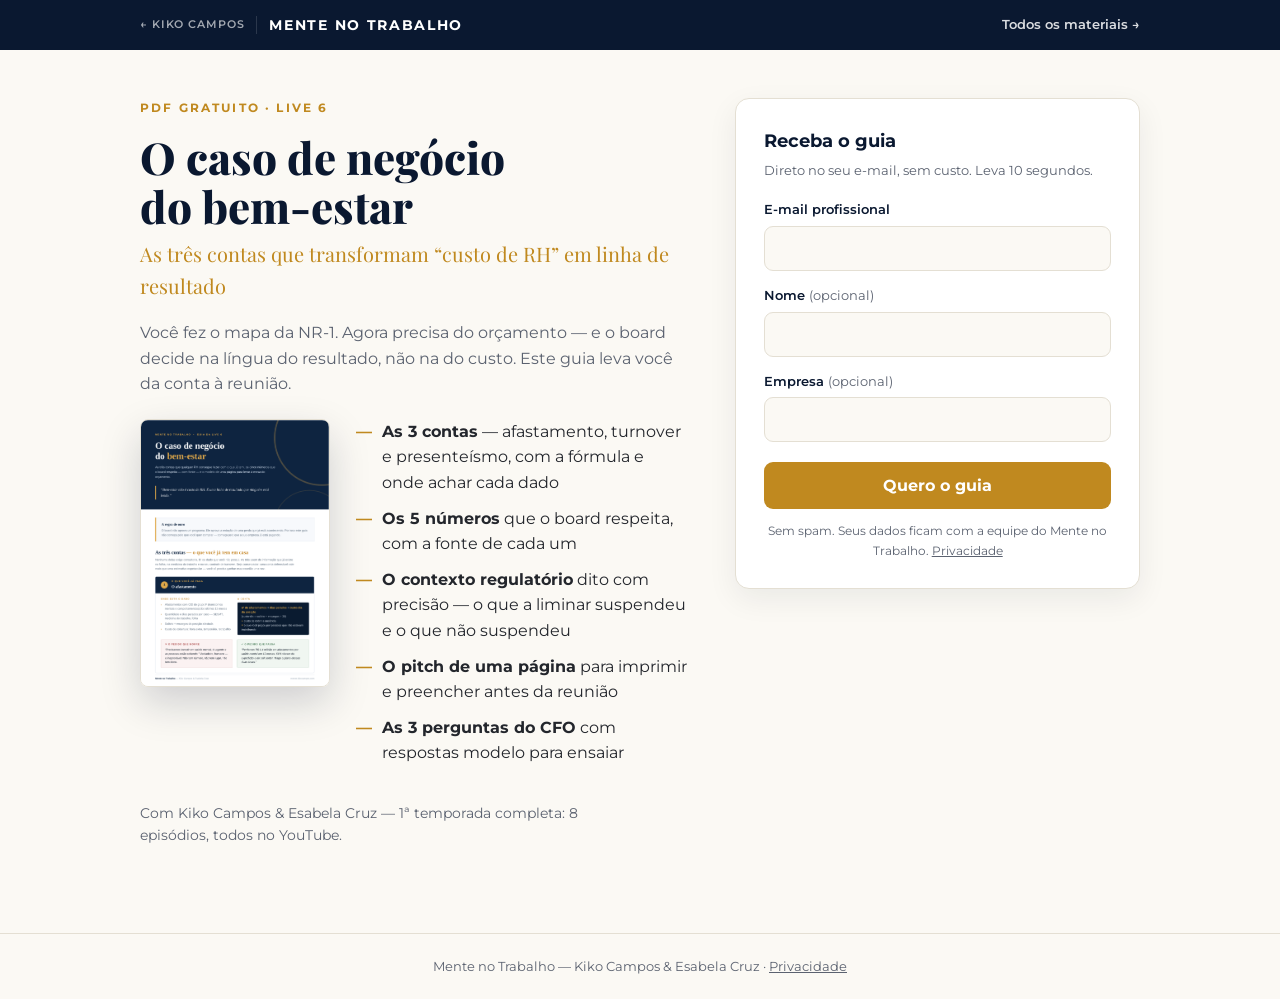
<file: captura-caso-de-negocio.html>
<!doctype html>
<html lang="pt-BR">
<head>
<meta charset="utf-8">
<!-- Google Analytics 4 + Consent Mode (LGPD) — ecossistema kikocampos.com -->
<script async src="https://www.googletagmanager.com/gtag/js?id=G-RD1P3CKLSE"></script>
<script>
  window.dataLayer = window.dataLayer || [];
  function gtag(){dataLayer.push(arguments);}
  gtag('js', new Date());
  gtag('consent', 'default', { 'analytics_storage': 'denied' });
  if (document.cookie.indexOf('kc_cookie=accepted') > -1) {
    gtag('consent', 'update', { 'analytics_storage': 'granted' });
  }
  gtag('config', 'G-RD1P3CKLSE', {
    'linker': { 'domains': ['kikocampos.com', 'mente.kikocampos.com', 'jovens.kikocampos.com'] }
  });
</script>
<meta name="viewport" content="width=device-width, initial-scale=1">
<title>O caso de negócio do bem-estar · Mente no Trabalho</title>
<meta name="description" content="As três contas que qualquer RH consegue fazer, os cinco números que o board respeita — com fonte — e o modelo de uma página para levar à mesa do orçamento.">
<meta property="og:title" content="O caso de negócio do bem-estar — as 3 contas que o board respeita">
<meta property="og:description" content="As três contas que qualquer RH consegue fazer com o que já tem, os cinco números com fonte e o pitch de uma página para a reunião de orçamento.">
<meta property="og:image" content="https://mente.kikocampos.com/capa-guia-caso-de-negocio.png">
<meta property="og:url" content="https://mente.kikocampos.com/captura-caso-de-negocio.html">
<link rel="preconnect" href="https://fonts.googleapis.com">
<link rel="preconnect" href="https://fonts.gstatic.com" crossorigin>
<link href="https://fonts.googleapis.com/css2?family=Montserrat:wght@400;600;700&family=Playfair+Display:wght@700;800&display=swap" rel="stylesheet">
<style>
  :root{
    --navy:#0A1830; --navy2:#16294a; --amber:#C0891F; --amber-l:#E9CD8B;
    --paper:#FBF9F4; --ink:#23262C; --grey:#5b6270; --line:#E4DFD3;
  }
  *{margin:0;padding:0;box-sizing:border-box}
  body{background:var(--paper);color:var(--ink);font-family:'Montserrat',-apple-system,Segoe UI,Roboto,sans-serif;line-height:1.6}
  .top{background:var(--navy);color:#fff;padding:14px 20px;display:flex;justify-content:space-between;align-items:center}
  .top a{color:var(--amber-l);text-decoration:none;font-size:14px;font-weight:600}
  .brand{font-weight:700;letter-spacing:.06em;font-size:14px}
  .wrap{max-width:1040px;margin:0 auto;padding:48px 20px 64px;display:grid;grid-template-columns:1.15fr .85fr;gap:48px}
  @media(max-width:820px){.wrap{grid-template-columns:1fr;padding-top:32px}}
  .kicker{color:var(--amber);font-weight:700;font-size:12px;letter-spacing:.18em;text-transform:uppercase;margin-bottom:14px}
  h1{font-family:'Playfair Display',Georgia,serif;font-weight:800;font-size:clamp(30px,4.5vw,44px);line-height:1.12;color:var(--navy);margin-bottom:8px}
  .sub{font-family:'Playfair Display',serif;font-size:20px;color:var(--amber);margin-bottom:18px}
  .desc{color:var(--grey);margin-bottom:22px;max-width:52ch}
  .capa{display:flex;gap:26px;align-items:flex-start;margin-bottom:26px}
  .capa img{width:190px;border-radius:8px;border:1px solid var(--line);box-shadow:0 16px 40px rgba(10,24,48,.18);display:block}
  @media(max-width:520px){.capa{flex-direction:column}.capa img{width:100%;max-width:240px}}
  ul.bene{list-style:none}
  ul.bene li{padding-left:26px;position:relative;margin-bottom:10px;color:var(--ink)}
  ul.bene li::before{content:"—";position:absolute;left:0;color:var(--amber);font-weight:700}
  .card{background:#fff;border:1px solid var(--line);border-radius:14px;padding:28px;box-shadow:0 10px 30px rgba(10,24,48,.07);align-self:start}
  .card h2{font-size:18px;color:var(--navy);margin-bottom:4px}
  .card p.note{font-size:13px;color:var(--grey);margin-bottom:18px}
  label{display:block;font-size:13px;font-weight:600;color:var(--navy);margin:14px 0 6px}
  label span{font-weight:400;color:var(--grey)}
  input{width:100%;padding:12px 14px;border:1px solid var(--line);border-radius:9px;font-family:inherit;font-size:15px;background:var(--paper)}
  input:focus{outline:2px solid var(--amber-l);border-color:var(--amber)}
  button{width:100%;margin-top:20px;padding:14px;border:0;border-radius:9px;background:var(--amber);color:#fff;font-family:inherit;font-weight:700;font-size:16px;cursor:pointer}
  button:hover{filter:brightness(1.06)}
  .priv{font-size:12px;color:var(--grey);margin-top:12px;text-align:center}
  .priv a{color:var(--grey)}
  .success{display:none;text-align:center;padding:10px 0}
  .success h2{font-family:'Playfair Display',serif;color:var(--navy);font-size:24px;margin-bottom:10px}
  .success p{color:var(--grey);margin-bottom:20px}
  .success a.dl{display:inline-block;background:var(--amber);color:#fff;text-decoration:none;font-weight:700;padding:14px 26px;border-radius:9px}
  .success p.nl{font-size:13px;margin-top:18px}
  .success p.nl a{color:var(--amber);font-weight:600}
  footer{border-top:1px solid var(--line);padding:22px 20px;text-align:center;font-size:13px;color:var(--grey)}

  /* ===== masthead de retorno (padrão do site) ===== */
  .top{gap:12px;flex-wrap:wrap}
  .top .top-l{display:flex;align-items:center;gap:12px;min-width:0}
  .top a{color:#fff;text-decoration:none}
  .top .parent{font-size:11px;letter-spacing:.08em;text-transform:uppercase;opacity:.62;
    padding-right:12px;border-right:1px solid rgba(255,255,255,.22);white-space:nowrap}
  .top .parent:hover{opacity:1}
  .top a.brand{font-weight:700;letter-spacing:.12em;color:#fff}
  .top .back{font-size:12.5px;opacity:.85;white-space:nowrap}
  .top .back:hover{opacity:1;text-decoration:underline}
  @media(max-width:520px){.top .parent{font-size:10px}.top .back{font-size:11.5px}}


  /* certificação 25/10 */
  .top a.brand{white-space:nowrap}
  h1,h2{text-wrap:balance}
  @media(min-width:1041px){.top{padding-left:calc((100% - 1040px)/2 + 20px)!important;padding-right:calc((100% - 1040px)/2 + 20px)!important}}

  .jump{display:none}
  @media(max-width:860px){.jump{display:inline-block;margin:14px 0 28px;padding:12px 20px;border-radius:999px;background:var(--amber,#F2B33D);color:#1a1205;font-weight:700;text-decoration:none;font-size:15px}}
</style>
</head>
<body>
<div class="top">
  <div class="top-l">
    <a class="parent" href="https://kikocampos.com">&larr; kiko campos</a>
    <a class="brand" href="/">MENTE NO TRABALHO</a>
  </div>
  <a class="back" href="/#materiais">Todos os materiais &rarr;</a>
</div>
<div class="wrap">
  <div>
    <div class="kicker">PDF GRATUITO · LIVE 6</div>
    <h1>O caso de negócio do bem‑estar</h1>
    <div class="sub">As três contas que transformam “custo de RH” em linha de resultado</div>
    <a class="jump" href="#receber">Receber o guia&nbsp;↓</a>
    <p class="desc">Você fez o mapa da NR‑1. Agora precisa do orçamento — e o board decide na língua do resultado, não na do custo. Este guia leva você da conta à reunião.</p>
    <div class="capa">
      <img src="capa-guia-caso-de-negocio.png" alt="Capa do guia O caso de negócio do bem-estar">
      <ul class="bene">
        <li><b>As 3 contas</b> — afastamento, turnover e presenteísmo, com a fórmula e onde achar cada dado</li>
        <li><b>Os 5 números</b> que o board respeita, com a fonte de cada um</li>
        <li><b>O contexto regulatório</b> dito com precisão — o que a liminar suspendeu e o que não suspendeu</li>
        <li><b>O pitch de uma página</b> para imprimir e preencher antes da reunião</li>
        <li><b>As 3 perguntas do CFO</b> com respostas modelo para ensaiar</li>
      </ul>
    </div>
    <p class="desc" style="font-size:14px">Com Kiko Campos &amp; Esabela Cruz — 1ª temporada completa: 8 episódios, todos no YouTube.</p>
  </div>
  <div class="card" id="receber">
    <div id="formBox">
      <h2>Receba o guia</h2>
      <p class="note">Direto no seu e-mail, sem custo. Leva 10 segundos.</p>
      <form id="capForm" novalidate>
        <label for="email">E-mail profissional</label>
        <input id="email" name="email" type="email" required autocomplete="email">
        <label for="nome">Nome <span>(opcional)</span></label>
        <input id="nome" name="nome" type="text" autocomplete="name">
        <label for="empresa">Empresa <span>(opcional)</span></label>
        <input id="empresa" name="empresa" type="text" autocomplete="organization">
        <button type="submit">Quero o guia</button>
      </form>
      <p class="priv">Sem spam. Seus dados ficam com a equipe do Mente no Trabalho. <a href="https://kikocampos.com/privacidade.html">Privacidade</a></p>
    </div>
    <div class="success" id="successBox">
      <h2>Aqui está o seu guia.</h2>
      <p>Bom uso — e leve para a sua próxima reunião de orçamento.</p>
      <a class="dl" id="dlLink" href="Guia_O_Caso_de_Negocio_do_BemEstar.pdf" download>Baixar o guia (PDF)</a>
      <p class="nl">O aprofundamento semanal chega pela newsletter.<br><a href="https://www.linkedin.com/build-relation/newsletter-follow?entityUrn=6888852094439198720" target="_blank" rel="noopener">Assinar a Humanize-se →</a></p>
    </div>
  </div>
</div>
<footer>Mente no Trabalho — Kiko Campos &amp; Esabela Cruz · <a href="https://kikocampos.com/privacidade.html" style="color:inherit">Privacidade</a></footer>
<script>
  /* ====================================================================
     RASTREIO POR MATERIAL
     MATERIAL = identificador deste material (vai para o GA e, se
     MATERIAL_ENTRY estiver preenchido, também para a planilha).
     Para gravar o material na planilha do Google Forms, basta colar
     abaixo o "entry.XXXXXXX" do campo Material do formulário.
     ==================================================================== */
  var MATERIAL = "caso-de-negocio-bem-estar";
  var MATERIAL_ENTRY = "";   // ex.: "entry.123456789"

  var GFORM = {
    action: "https://docs.google.com/forms/d/e/1FAIpQLSfVjyxgIf_QFjFq6lx_c8Xu4YWGAEGHZ489-Q_BDhUogNTrJw/formResponse",
    nome:    "entry.648302113",
    email:   "entry.1781685496",
    empresa: "entry.913744440"
  };

  function track(nome, extra){
    try{
      var p = { material: MATERIAL };
      if (extra) { for (var k in extra) p[k] = extra[k]; }
      if (typeof gtag === 'function') gtag('event', nome, p);
    }catch(e){}
  }

  track('view_material_page');

  document.getElementById('capForm').addEventListener('submit', function(ev){
    ev.preventDefault();
    var email = document.getElementById('email').value.trim();
    if(!email || email.indexOf('@') < 1){
      var e = document.getElementById('email');
      e.style.borderColor = '#C0891F'; e.focus(); return;
    }
    var body = new URLSearchParams();
    body.append(GFORM.email, email);
    body.append(GFORM.nome, document.getElementById('nome').value.trim());
    body.append(GFORM.empresa, document.getElementById('empresa').value.trim());
    if (MATERIAL_ENTRY.indexOf('entry.') === 0) body.append(MATERIAL_ENTRY, MATERIAL);
    try { fetch(GFORM.action, { method:'POST', mode:'no-cors', keepalive:true, body: body }); } catch(e) {}
    track('lead_material');
    document.getElementById('formBox').style.display = 'none';
    document.getElementById('successBox').style.display = 'block';
  });

  document.getElementById('dlLink').addEventListener('click', function(){ track('download_material'); });
</script>
</body>
</html>
</file>
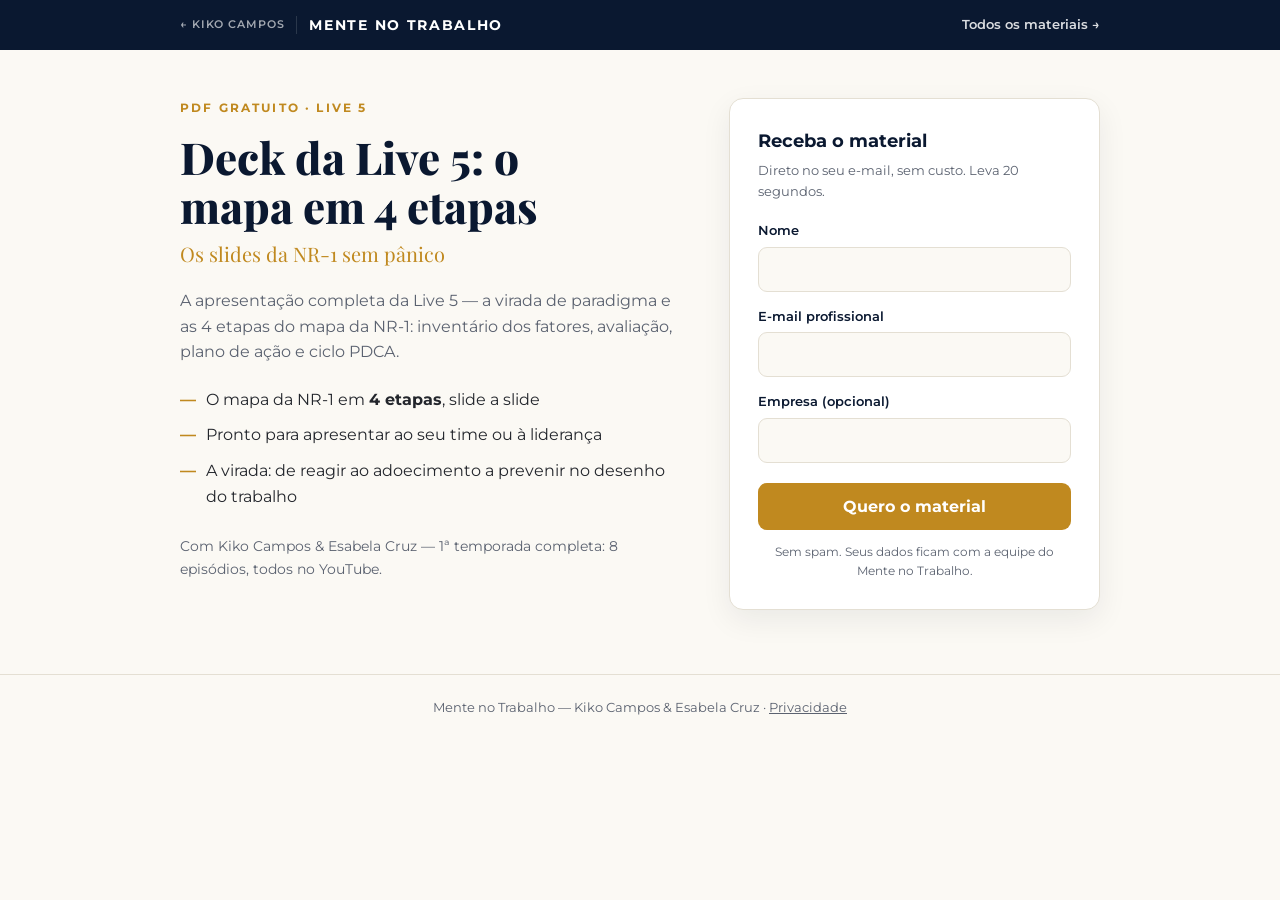
<file: captura-deck-live5.html>
<!doctype html>
<html lang="pt-BR">
<head>
<meta charset="utf-8">
<!-- Google Analytics 4 + Consent Mode (LGPD) — ecossistema kikocampos.com -->
<script async src="https://www.googletagmanager.com/gtag/js?id=G-RD1P3CKLSE"></script>
<script>
  window.dataLayer = window.dataLayer || [];
  function gtag(){dataLayer.push(arguments);}
  gtag('js', new Date());
  gtag('consent', 'default', { 'analytics_storage': 'denied' });
  if (document.cookie.indexOf('kc_cookie=accepted') > -1) {
    gtag('consent', 'update', { 'analytics_storage': 'granted' });
  }
  gtag('config', 'G-RD1P3CKLSE', {
    'linker': { 'domains': ['kikocampos.com', 'mente.kikocampos.com', 'jovens.kikocampos.com'] }
  });
</script>

<meta name="viewport" content="width=device-width, initial-scale=1">
<title>Deck da Live 5: o mapa da NR-1 em 4 etapas · Mente no Trabalho</title>
<meta name="description" content="A apresentação completa da Live 5 — a virada de paradigma e as 4 etapas do mapa da NR-1: inventário dos fatores, avaliação, plano de ação e ciclo PDCA.">
<meta property="og:title" content="Deck da Live 5: o mapa em 4 etapas — Os slides da NR-1 sem pânico">
<meta property="og:description" content="A apresentação completa da Live 5 — a virada de paradigma e as 4 etapas do mapa da NR-1: inventário dos fatores, avaliação, plano de ação e ciclo PDCA.">
<link rel="preconnect" href="https://fonts.googleapis.com">
<link rel="preconnect" href="https://fonts.gstatic.com" crossorigin>
<link href="https://fonts.googleapis.com/css2?family=Montserrat:wght@400;600;700&family=Playfair+Display:wght@700;800&display=swap" rel="stylesheet">
<style>
  :root{
    --navy:#0A1830; --navy2:#16294a; --amber:#C0891F; --amber-l:#E9CD8B;
    --paper:#FBF9F4; --ink:#23262C; --grey:#5b6270; --line:#E4DFD3;
  }
  *{margin:0;padding:0;box-sizing:border-box}
  body{background:var(--paper);color:var(--ink);font-family:'Montserrat',-apple-system,Segoe UI,Roboto,sans-serif;line-height:1.6}
  .top{background:var(--navy);color:#fff;padding:14px 20px;display:flex;justify-content:space-between;align-items:center}
  .top a{color:var(--amber-l);text-decoration:none;font-size:14px;font-weight:600}
  .brand{font-weight:700;letter-spacing:.06em;font-size:14px}
  .wrap{max-width:960px;margin:0 auto;padding:48px 20px 64px;display:grid;grid-template-columns:1.15fr .85fr;gap:48px}
  @media(max-width:820px){.wrap{grid-template-columns:1fr;padding-top:32px}}
  .kicker{color:var(--amber);font-weight:700;font-size:12px;letter-spacing:.18em;text-transform:uppercase;margin-bottom:14px}
  h1{font-family:'Playfair Display',Georgia,serif;font-weight:800;font-size:clamp(30px,4.5vw,44px);line-height:1.12;color:var(--navy);margin-bottom:8px}
  .sub{font-family:'Playfair Display',serif;font-size:20px;color:var(--amber);margin-bottom:18px}
  .desc{color:var(--grey);margin-bottom:22px;max-width:52ch}
  ul.bene{list-style:none;margin-bottom:26px}
  ul.bene li{padding-left:26px;position:relative;margin-bottom:10px;color:var(--ink)}
  ul.bene li::before{content:"—";position:absolute;left:0;color:var(--amber);font-weight:700}
  .card{background:#fff;border:1px solid var(--line);border-radius:14px;padding:28px;box-shadow:0 10px 30px rgba(10,24,48,.07);align-self:start}
  .card h2{font-size:18px;color:var(--navy);margin-bottom:4px}
  .card p.note{font-size:13px;color:var(--grey);margin-bottom:18px}
  label{display:block;font-size:13px;font-weight:600;color:var(--navy);margin:14px 0 6px}
  input{width:100%;padding:12px 14px;border:1px solid var(--line);border-radius:9px;font-family:inherit;font-size:15px;background:var(--paper)}
  input:focus{outline:2px solid var(--amber-l);border-color:var(--amber)}
  button{width:100%;margin-top:20px;padding:14px;border:0;border-radius:9px;background:var(--amber);color:#fff;font-family:inherit;font-weight:700;font-size:16px;cursor:pointer}
  button:hover{filter:brightness(1.06)}
  .priv{font-size:12px;color:var(--grey);margin-top:12px;text-align:center}
  .priv a{color:var(--grey)}
  .success{display:none;text-align:center;padding:10px 0}
  .success h2{font-family:'Playfair Display',serif;color:var(--navy);font-size:24px;margin-bottom:10px}
  .success p{color:var(--grey);margin-bottom:20px}
  .success a.dl{display:inline-block;background:var(--amber);color:#fff;text-decoration:none;font-weight:700;padding:14px 26px;border-radius:9px}
  .success p.nl{font-size:13px;margin-top:18px}
  .success p.nl a{color:var(--amber);font-weight:600}
  footer{border-top:1px solid var(--line);padding:22px 20px;text-align:center;font-size:13px;color:var(--grey)}

  /* ===== masthead de retorno (padrão do site) ===== */
  .top{gap:12px;flex-wrap:wrap}
  .top .top-l{display:flex;align-items:center;gap:12px;min-width:0}
  .top a{color:#fff;text-decoration:none}
  .top .parent{font-size:11px;letter-spacing:.08em;text-transform:uppercase;opacity:.62;
    padding-right:12px;border-right:1px solid rgba(255,255,255,.22);white-space:nowrap}
  .top .parent:hover{opacity:1}
  .top a.brand{font-weight:700;letter-spacing:.12em;color:#fff}
  .top .back{font-size:12.5px;opacity:.85;white-space:nowrap}
  .top .back:hover{opacity:1;text-decoration:underline}
  @media(max-width:520px){.top .parent{font-size:10px}.top .back{font-size:11.5px}}


  /* certificação 25/10 */
  .top a.brand{white-space:nowrap}
  h1,h2{text-wrap:balance}
  @media(min-width:961px){.top{padding-left:calc((100% - 960px)/2 + 20px)!important;padding-right:calc((100% - 960px)/2 + 20px)!important}}
</style>
</head>
<body>
<div class="top">
  <div class="top-l">
    <a class="parent" href="https://kikocampos.com">&larr; kiko campos</a>
    <a class="brand" href="/">MENTE NO TRABALHO</a>
  </div>
  <a class="back" href="/#materiais">Todos os materiais &rarr;</a>
</div>
<div class="wrap">
  <div>
    <div class="kicker">PDF GRATUITO · LIVE 5</div>
    <h1>Deck da Live 5: o mapa em 4 etapas</h1>
    <div class="sub">Os slides da NR‑1 sem pânico</div>
    <p class="desc">A apresentação completa da Live 5 — a virada de paradigma e as 4 etapas do mapa da NR‑1: inventário dos fatores, avaliação, plano de ação e ciclo PDCA.</p>
    <ul class="bene">
      <li>O mapa da NR‑1 em <b>4 etapas</b>, slide a slide</li>
      <li>Pronto para apresentar ao seu time ou à liderança</li>
      <li>A virada: de reagir ao adoecimento a prevenir no desenho do trabalho</li>
    </ul>
    <p class="desc" style="font-size:14px">Com Kiko Campos &amp; Esabela Cruz — 1ª temporada completa: 8 episódios, todos no YouTube.</p>
  </div>
  <div class="card">
    <div id="formBox">
      <h2>Receba o material</h2>
      <p class="note">Direto no seu e-mail, sem custo. Leva 20 segundos.</p>
      <form id="capForm" novalidate>
        <label for="nome">Nome</label>
        <input id="nome" name="nome" type="text" required autocomplete="name">
        <label for="email">E-mail profissional</label>
        <input id="email" name="email" type="email" required autocomplete="email">
        <label for="empresa">Empresa (opcional)</label>
        <input id="empresa" name="empresa" type="text" autocomplete="organization">
        <button type="submit">Quero o material</button>
      </form>
      <p class="priv">Sem spam. Seus dados ficam com a equipe do Mente no Trabalho.</p>
    </div>
    <div class="success" id="successBox">
      <h2>Aqui está o seu material.</h2>
      <p>Bom uso — e leve para a sua próxima segunda-feira.</p>
      <a class="dl" href="Deck_Live5_NR1_4Etapas.pdf" download>Baixar o Deck (PDF)</a>
      <p class="nl">O aprofundamento semanal chega pela newsletter.<br><a href="https://www.linkedin.com/build-relation/newsletter-follow?entityUrn=6888852094439198720" target="_blank" rel="noopener">Assinar a Humanize-se →</a></p>
    </div>
  </div>
</div>
<footer>Mente no Trabalho — Kiko Campos &amp; Esabela Cruz · <a href="https://kikocampos.com/privacidade.html" style="color:inherit">Privacidade</a></footer>
<script>
  var GFORM = {
    action: "https://docs.google.com/forms/d/e/1FAIpQLSfVjyxgIf_QFjFq6lx_c8Xu4YWGAEGHZ489-Q_BDhUogNTrJw/formResponse",
    fields: { nome: "entry.648302113", email: "entry.1781685496", empresa: "entry.913744440" },
    materialValue: "deck-live5-nr1"
  };
  document.getElementById('capForm').addEventListener('submit', function(ev){
    ev.preventDefault();
    var nome = document.getElementById('nome').value.trim();
    var email = document.getElementById('email').value.trim();
    if(!nome || !email || email.indexOf('@') < 1){ alertaCampos(); return; }
    var body = new URLSearchParams();
    body.append(GFORM.fields.nome, nome);
    body.append(GFORM.fields.email, email);
    body.append(GFORM.fields.empresa, document.getElementById('empresa').value.trim());
    if (GFORM.fields.material && GFORM.fields.material.indexOf('entry.') === 0) {
      body.append(GFORM.fields.material, GFORM.materialValue);
    }
    try { fetch(GFORM.action, { method:'POST', mode:'no-cors', keepalive:true, body: body }); } catch(e) {}
    document.getElementById('formBox').style.display = 'none';
    document.getElementById('successBox').style.display = 'block';
  });
  function alertaCampos(){
    var n = document.getElementById('nome'), e = document.getElementById('email');
    [n,e].forEach(function(i){ if(!i.value.trim() || (i.type==='email' && i.value.indexOf('@')<1)) i.style.borderColor = '#C0891F'; });
  }

  /* ==== RASTREIO POR MATERIAL ====================================
     Para gravar o material na planilha do Google Forms, cole abaixo
     o "entry.XXXXXXX" do campo Material do formulario.            */
  var MATERIAL = "deck-live5-nr1";
  var MATERIAL_ENTRY = "";
  function track(nome){
    try{ if (typeof gtag === 'function') gtag('event', nome, { material: MATERIAL }); }catch(e){}
  }
  track('view_material_page');
  (function(){
    var f = document.getElementById('capForm');
    if(f) f.addEventListener('submit', function(){ track('lead_material'); });
    document.querySelectorAll('a.dl').forEach(function(a){
      a.addEventListener('click', function(){ track('download_material'); });
    });
  })();
</script>
</body>
</html>
</file>
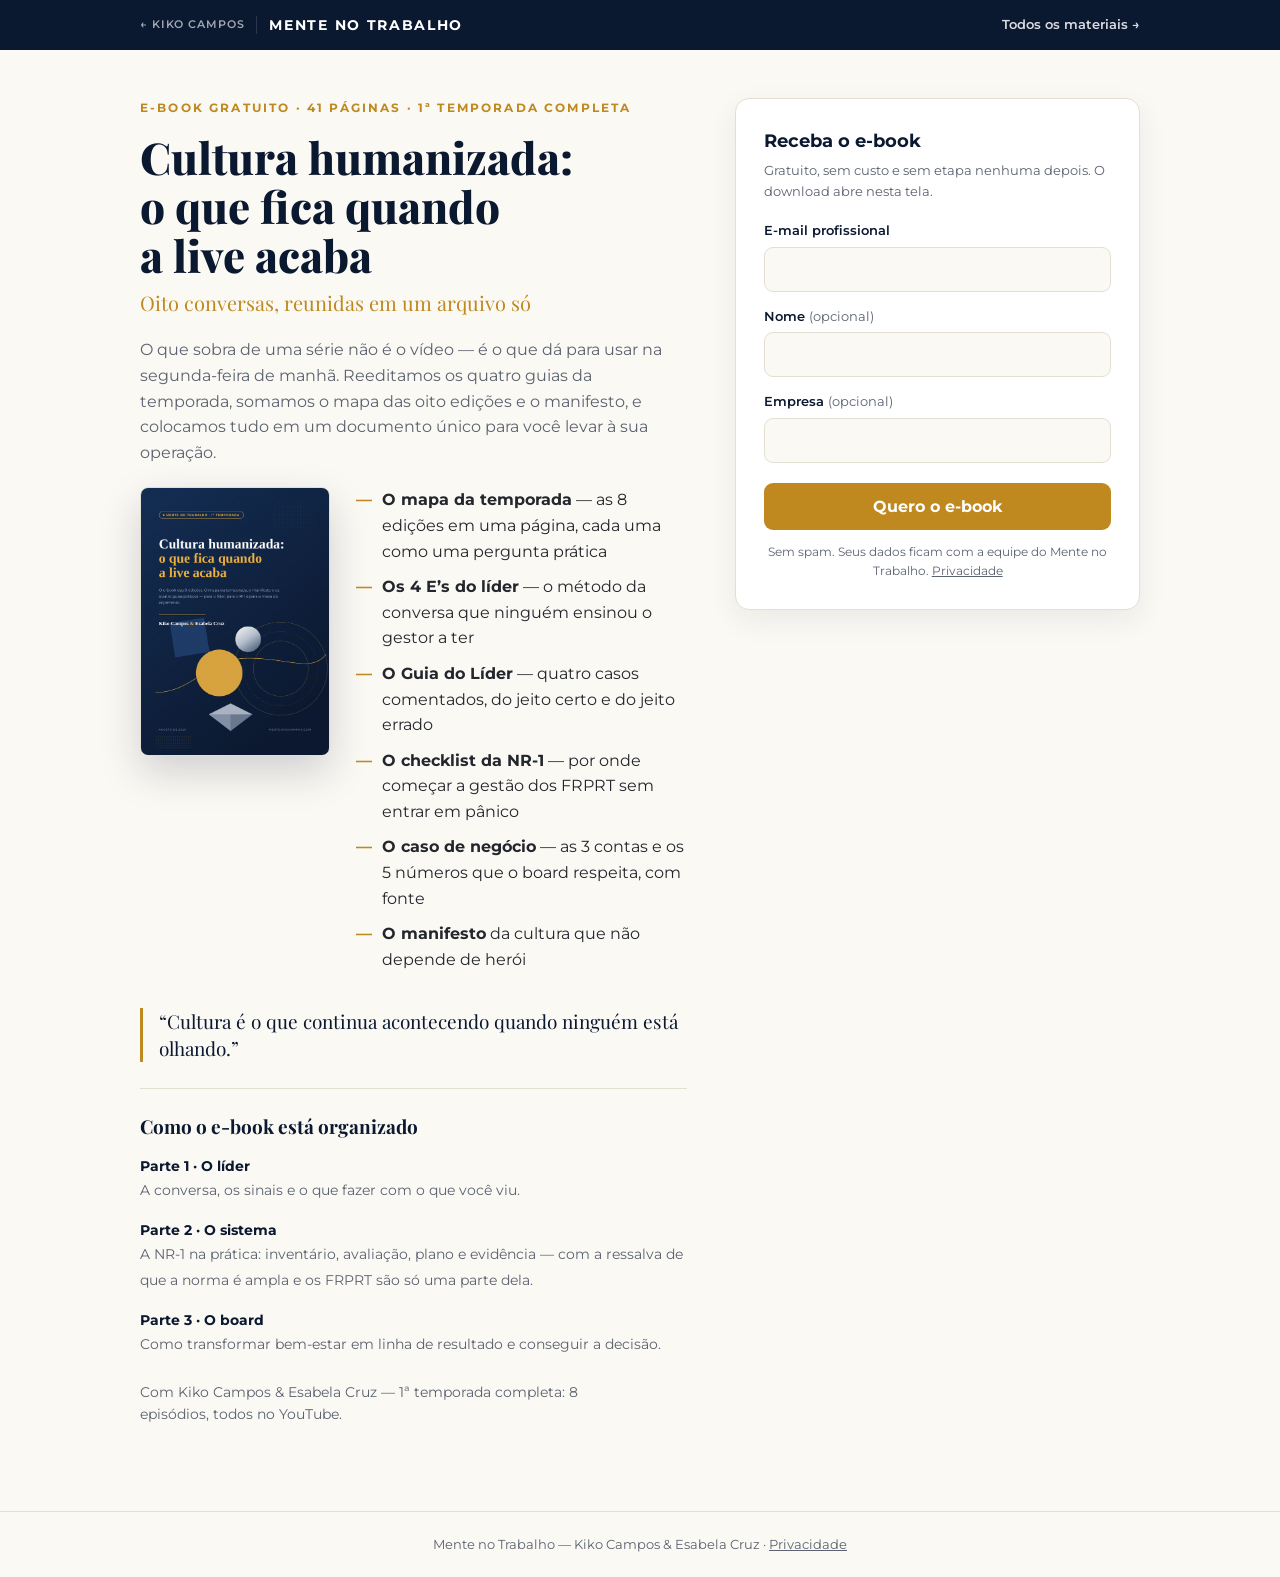
<file: captura-ebook-temporada1.html>
<!doctype html>
<html lang="pt-BR">
<head>
<meta charset="utf-8">
<!-- Google Analytics 4 + Consent Mode (LGPD) — ecossistema kikocampos.com -->
<script async src="https://www.googletagmanager.com/gtag/js?id=G-RD1P3CKLSE"></script>
<script>
  window.dataLayer = window.dataLayer || [];
  function gtag(){dataLayer.push(arguments);}
  gtag('js', new Date());
  gtag('consent', 'default', { 'analytics_storage': 'denied' });
  if (document.cookie.indexOf('kc_cookie=accepted') > -1) {
    gtag('consent', 'update', { 'analytics_storage': 'granted' });
  }
  gtag('config', 'G-RD1P3CKLSE', {
    'linker': { 'domains': ['kikocampos.com', 'mente.kikocampos.com', 'jovens.kikocampos.com'] }
  });
</script>
<meta name="viewport" content="width=device-width, initial-scale=1">
<title>O e-book da 1ª temporada · Mente no Trabalho</title>
<meta name="description" content="As oito edições da série em um arquivo só: o mapa da temporada, o manifesto e os quatro guias práticos — os 4 E's do líder, o Guia do Líder, o checklist da NR-1 e o caso de negócio do bem-estar. 41 páginas, gratuito.">
<meta property="og:title" content="Cultura humanizada: o que fica quando a live acaba">
<meta property="og:description" content="O e-book das 8 edições da série Mente no Trabalho: o mapa da temporada, o manifesto e os quatro guias práticos para o líder, para o RH e para a mesa do orçamento. 41 páginas, gratuito.">
<meta property="og:image" content="https://mente.kikocampos.com/capa-ebook-temporada1.png">
<meta property="og:url" content="https://mente.kikocampos.com/captura-ebook-temporada1.html">
<link rel="preconnect" href="https://fonts.googleapis.com">
<link rel="preconnect" href="https://fonts.gstatic.com" crossorigin>
<link href="https://fonts.googleapis.com/css2?family=Montserrat:wght@400;600;700&family=Playfair+Display:wght@700;800&display=swap" rel="stylesheet">
<style>
  :root{
    --navy:#0A1830; --navy2:#16294a; --amber:#C0891F; --amber-l:#E9CD8B;
    --paper:#FBF9F4; --ink:#23262C; --grey:#5b6270; --line:#E4DFD3;
  }
  *{margin:0;padding:0;box-sizing:border-box}
  body{background:var(--paper);color:var(--ink);font-family:'Montserrat',-apple-system,Segoe UI,Roboto,sans-serif;line-height:1.6}
  .top{background:var(--navy);color:#fff;padding:14px 20px;display:flex;justify-content:space-between;align-items:center}
  .top a{color:var(--amber-l);text-decoration:none;font-size:14px;font-weight:600}
  .brand{font-weight:700;letter-spacing:.06em;font-size:14px}
  .wrap{max-width:1040px;margin:0 auto;padding:48px 20px 64px;display:grid;grid-template-columns:1.15fr .85fr;gap:48px}
  @media(max-width:820px){.wrap{grid-template-columns:1fr;padding-top:32px}}
  .kicker{color:var(--amber);font-weight:700;font-size:12px;letter-spacing:.18em;text-transform:uppercase;margin-bottom:14px}
  h1{font-family:'Playfair Display',Georgia,serif;font-weight:800;font-size:clamp(30px,4.5vw,44px);line-height:1.12;color:var(--navy);margin-bottom:8px}
  .sub{font-family:'Playfair Display',serif;font-size:20px;color:var(--amber);margin-bottom:18px}
  .desc{color:var(--grey);margin-bottom:22px;max-width:52ch}
  .capa{display:flex;gap:26px;align-items:flex-start;margin-bottom:26px}
  .capa img{width:190px;border-radius:8px;border:1px solid var(--line);box-shadow:0 16px 40px rgba(10,24,48,.18);display:block}
  @media(max-width:520px){.capa{flex-direction:column}.capa img{width:100%;max-width:240px}}
  ul.bene{list-style:none}
  ul.bene li{padding-left:26px;position:relative;margin-bottom:10px;color:var(--ink)}
  ul.bene li::before{content:"—";position:absolute;left:0;color:var(--amber);font-weight:700}
  .card{background:#fff;border:1px solid var(--line);border-radius:14px;padding:28px;box-shadow:0 10px 30px rgba(10,24,48,.07);align-self:start}
  .card h2{font-size:18px;color:var(--navy);margin-bottom:4px}
  .card p.note{font-size:13px;color:var(--grey);margin-bottom:18px}
  label{display:block;font-size:13px;font-weight:600;color:var(--navy);margin:14px 0 6px}
  label span{font-weight:400;color:var(--grey)}
  input{width:100%;padding:12px 14px;border:1px solid var(--line);border-radius:9px;font-family:inherit;font-size:15px;background:var(--paper)}
  input:focus{outline:2px solid var(--amber-l);border-color:var(--amber)}
  button{width:100%;margin-top:20px;padding:14px;border:0;border-radius:9px;background:var(--amber);color:#fff;font-family:inherit;font-weight:700;font-size:16px;cursor:pointer}
  button:hover{filter:brightness(1.06)}
  .priv{font-size:12px;color:var(--grey);margin-top:12px;text-align:center}
  .priv a{color:var(--grey)}
  .success{display:none;text-align:center;padding:10px 0}
  .success h2{font-family:'Playfair Display',serif;color:var(--navy);font-size:24px;margin-bottom:10px}
  .success p{color:var(--grey);margin-bottom:20px}
  .success a.dl{display:inline-block;background:var(--amber);color:#fff;text-decoration:none;font-weight:700;padding:14px 26px;border-radius:9px}
  .success p.nl{font-size:13px;margin-top:18px}
  .success p.nl a{color:var(--amber);font-weight:600}
  .sumario{border-top:1px solid var(--line);margin-top:8px;padding-top:22px}
  .sumario h3{font-family:'Playfair Display',serif;color:var(--navy);font-size:19px;margin-bottom:14px}
  .part{margin-bottom:16px}
  .part b{display:block;color:var(--navy);font-size:14px}
  .part span{color:var(--grey);font-size:14px}
  .quote{font-family:'Playfair Display',serif;font-size:19px;line-height:1.4;color:var(--navy);border-left:3px solid var(--amber);padding-left:16px;margin:26px 0}
  footer{border-top:1px solid var(--line);padding:22px 20px;text-align:center;font-size:13px;color:var(--grey)}

  /* ===== masthead de retorno (padrão do site) ===== */
  .top{gap:12px;flex-wrap:wrap}
  .top .top-l{display:flex;align-items:center;gap:12px;min-width:0}
  .top a{color:#fff;text-decoration:none}
  .top .parent{font-size:11px;letter-spacing:.08em;text-transform:uppercase;opacity:.62;
    padding-right:12px;border-right:1px solid rgba(255,255,255,.22);white-space:nowrap}
  .top .parent:hover{opacity:1}
  .top a.brand{font-weight:700;letter-spacing:.12em;color:#fff}
  .top .back{font-size:12.5px;opacity:.85;white-space:nowrap}
  .top .back:hover{opacity:1;text-decoration:underline}
  @media(max-width:520px){.top .parent{font-size:10px}.top .back{font-size:11.5px}}


  /* certificação 25/10 */
  .top a.brand{white-space:nowrap}
  h1,h2{text-wrap:balance}
  @media(min-width:1041px){.top{padding-left:calc((100% - 1040px)/2 + 20px)!important;padding-right:calc((100% - 1040px)/2 + 20px)!important}}

  .jump{display:none}
  @media(max-width:860px){.jump{display:inline-block;margin:14px 0 28px;padding:12px 20px;border-radius:999px;background:var(--amber,#F2B33D);color:#1a1205;font-weight:700;text-decoration:none;font-size:15px}}
</style>
</head>
<body>
<div class="top">
  <div class="top-l">
    <a class="parent" href="https://kikocampos.com">&larr; kiko campos</a>
    <a class="brand" href="/">MENTE NO TRABALHO</a>
  </div>
  <a class="back" href="/#materiais">Todos os materiais &rarr;</a>
</div>
<div class="wrap">
  <div>
    <div class="kicker">E-BOOK GRATUITO · 41 PÁGINAS · 1ª TEMPORADA COMPLETA</div>
    <h1>Cultura humanizada: o que fica quando a live acaba</h1>
    <div class="sub">Oito conversas, reunidas em um arquivo só</div>
    <a class="jump" href="#receber">Receber o e-book&nbsp;↓</a>
    <p class="desc">O que sobra de uma série não é o vídeo — é o que dá para usar na segunda-feira de manhã. Reeditamos os quatro guias da temporada, somamos o mapa das oito edições e o manifesto, e colocamos tudo em um documento único para você levar à sua operação.</p>
    <div class="capa">
      <img src="capa-ebook-temporada1.png" alt="Capa do e-book Cultura humanizada: o que fica quando a live acaba">
      <ul class="bene">
        <li><b>O mapa da temporada</b> — as 8 edições em uma página, cada uma como uma pergunta prática</li>
        <li><b>Os 4 E’s do líder</b> — o método da conversa que ninguém ensinou o gestor a ter</li>
        <li><b>O Guia do Líder</b> — quatro casos comentados, do jeito certo e do jeito errado</li>
        <li><b>O checklist da NR‑1</b> — por onde começar a gestão dos FRPRT sem entrar em pânico</li>
        <li><b>O caso de negócio</b> — as 3 contas e os 5 números que o board respeita, com fonte</li>
        <li><b>O manifesto</b> da cultura que não depende de herói</li>
      </ul>
    </div>
    <div class="quote">“Cultura é o que continua acontecendo quando ninguém está olhando.”</div>
    <div class="sumario">
      <h3>Como o e-book está organizado</h3>
      <div class="part"><b>Parte 1 · O líder</b><span>A conversa, os sinais e o que fazer com o que você viu.</span></div>
      <div class="part"><b>Parte 2 · O sistema</b><span>A NR‑1 na prática: inventário, avaliação, plano e evidência — com a ressalva de que a norma é ampla e os FRPRT são só uma parte dela.</span></div>
      <div class="part"><b>Parte 3 · O board</b><span>Como transformar bem‑estar em linha de resultado e conseguir a decisão.</span></div>
    </div>
    <p class="desc" style="font-size:14px;margin-top:24px">Com Kiko Campos &amp; Esabela Cruz — 1ª temporada completa: 8 episódios, todos no YouTube.</p>
  </div>
  <div class="card" id="receber">
    <div id="formBox">
      <h2>Receba o e-book</h2>
      <p class="note">Gratuito, sem custo e sem etapa nenhuma depois. O download abre nesta tela.</p>
      <form id="capForm" novalidate>
        <label for="email">E-mail profissional</label>
        <input id="email" name="email" type="email" required autocomplete="email">
        <label for="nome">Nome <span>(opcional)</span></label>
        <input id="nome" name="nome" type="text" autocomplete="name">
        <label for="empresa">Empresa <span>(opcional)</span></label>
        <input id="empresa" name="empresa" type="text" autocomplete="organization">
        <button type="submit">Quero o e-book</button>
      </form>
      <p class="priv">Sem spam. Seus dados ficam com a equipe do Mente no Trabalho. <a href="https://kikocampos.com/privacidade.html">Privacidade</a></p>
    </div>
    <div class="success" id="successBox">
      <h2>Pronto. Aqui está.</h2>
      <p>São 41 páginas. Comece pelo mapa da temporada, na página 4 — ele diz qual parte ler primeiro.</p>
      <a class="dl" id="dlLink" href="Ebook_Mente_no_Trabalho_Temporada1%20final.pdf" download="Ebook_Mente_no_Trabalho_Temporada1.pdf">Baixar o e-book (PDF)</a>
      <p class="nl"><b>Depois de ler, preencha:</b> <a href="captura-workbook-temporada1.html">o workbook interativo das 8 edições</a> — oito módulos e o seu Plano de Segunda-feira.<br><br>O aprofundamento semanal chega pela newsletter.<br><a href="https://www.linkedin.com/build-relation/newsletter-follow?entityUrn=6888852094439198720" target="_blank" rel="noopener">Assinar a Humanize-se →</a></p>
    </div>
  </div>
</div>
<footer>Mente no Trabalho — Kiko Campos &amp; Esabela Cruz · <a href="https://kikocampos.com/privacidade.html" style="color:inherit">Privacidade</a></footer>
<script>
  /* ====================================================================
     RASTREIO POR MATERIAL
     MATERIAL = identificador deste material (vai para o GA e, se
     MATERIAL_ENTRY estiver preenchido, também para a planilha).
     Para gravar o material na planilha do Google Forms, basta colar
     abaixo o "entry.XXXXXXX" do campo Material do formulário.
     ==================================================================== */
  var MATERIAL = "ebook-temporada-1";
  var MATERIAL_ENTRY = "";   // ex.: "entry.123456789"

  var GFORM = {
    action: "https://docs.google.com/forms/d/e/1FAIpQLSfVjyxgIf_QFjFq6lx_c8Xu4YWGAEGHZ489-Q_BDhUogNTrJw/formResponse",
    nome:    "entry.648302113",
    email:   "entry.1781685496",
    empresa: "entry.913744440"
  };

  function track(nome, extra){
    try{
      var p = { material: MATERIAL };
      if (extra) { for (var k in extra) p[k] = extra[k]; }
      if (typeof gtag === 'function') gtag('event', nome, p);
    }catch(e){}
  }

  track('view_material_page');

  document.getElementById('capForm').addEventListener('submit', function(ev){
    ev.preventDefault();
    var email = document.getElementById('email').value.trim();
    if(!email || email.indexOf('@') < 1 || email.indexOf('.') < 3){
      var e = document.getElementById('email');
      e.style.borderColor = '#C0891F'; e.focus(); return;
    }
    var body = new URLSearchParams();
    body.append(GFORM.email, email);
    body.append(GFORM.nome, document.getElementById('nome').value.trim());
    body.append(GFORM.empresa, document.getElementById('empresa').value.trim());
    if (MATERIAL_ENTRY.indexOf('entry.') === 0) body.append(MATERIAL_ENTRY, MATERIAL);
    try { fetch(GFORM.action, { method:'POST', mode:'no-cors', keepalive:true, body: body }); } catch(e) {}
    track('lead_material');
    document.getElementById('formBox').style.display = 'none';
    document.getElementById('successBox').style.display = 'block';
  });

  document.getElementById('dlLink').addEventListener('click', function(){ track('download_material'); });
</script>
</body>
</html>
</file>
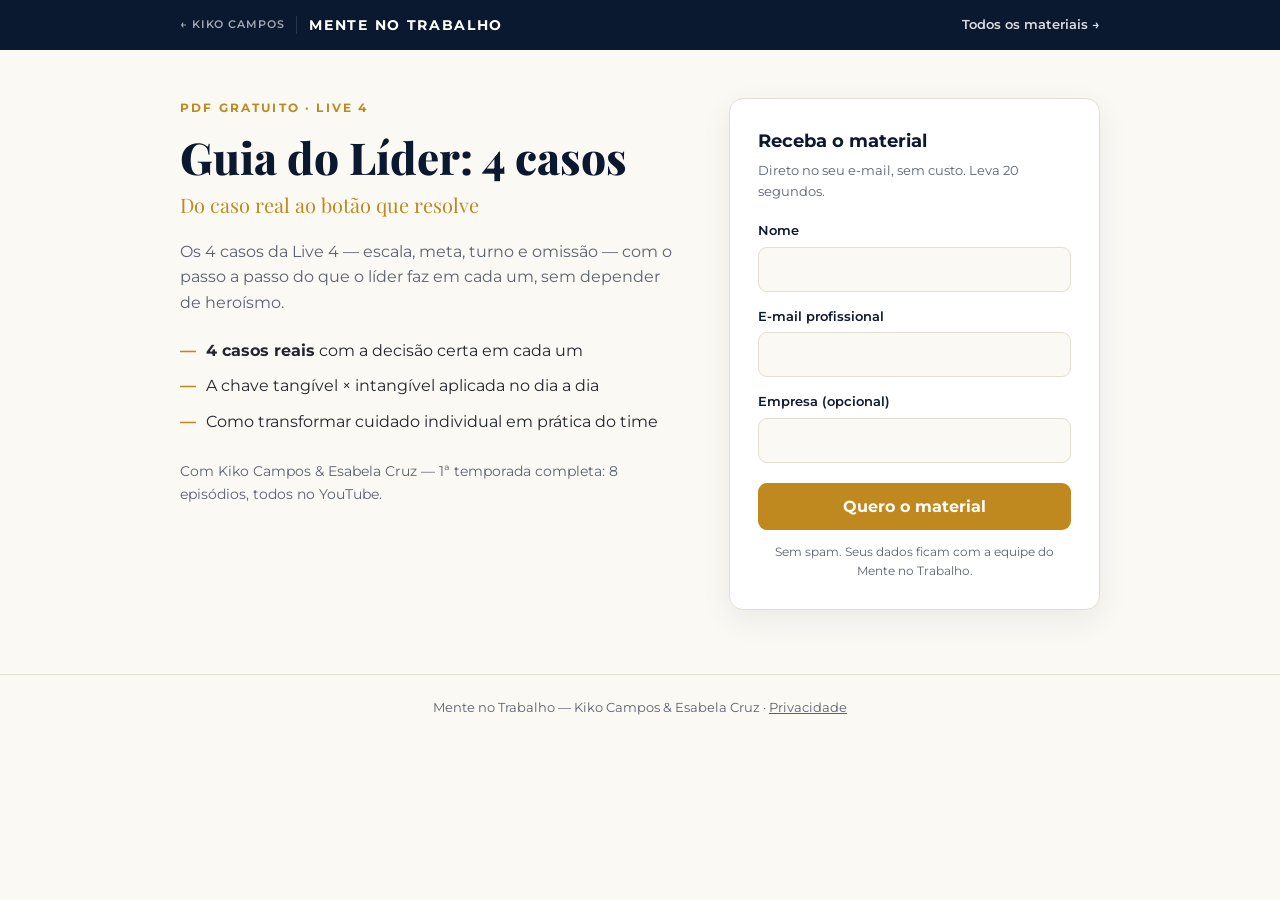
<file: captura-guia-lider.html>
<!doctype html>
<html lang="pt-BR">
<head>
<meta charset="utf-8">
<!-- Google Analytics 4 + Consent Mode (LGPD) — ecossistema kikocampos.com -->
<script async src="https://www.googletagmanager.com/gtag/js?id=G-RD1P3CKLSE"></script>
<script>
  window.dataLayer = window.dataLayer || [];
  function gtag(){dataLayer.push(arguments);}
  gtag('js', new Date());
  gtag('consent', 'default', { 'analytics_storage': 'denied' });
  if (document.cookie.indexOf('kc_cookie=accepted') > -1) {
    gtag('consent', 'update', { 'analytics_storage': 'granted' });
  }
  gtag('config', 'G-RD1P3CKLSE', {
    'linker': { 'domains': ['kikocampos.com', 'mente.kikocampos.com', 'jovens.kikocampos.com'] }
  });
</script>

<meta name="viewport" content="width=device-width, initial-scale=1">
<title>Guia do Líder: 4 casos · Mente no Trabalho</title>
<meta name="description" content="Os 4 casos da Live 4 — escala, meta, turno e omissão — com o passo a passo do que o líder faz em cada um, sem depender de heroísmo.">
<meta property="og:title" content="Guia do Líder: 4 casos — Do caso real ao botão que resolve">
<meta property="og:description" content="Os 4 casos da Live 4 — escala, meta, turno e omissão — com o passo a passo do que o líder faz em cada um, sem depender de heroísmo.">
<link rel="preconnect" href="https://fonts.googleapis.com">
<link rel="preconnect" href="https://fonts.gstatic.com" crossorigin>
<link href="https://fonts.googleapis.com/css2?family=Montserrat:wght@400;600;700&family=Playfair+Display:wght@700;800&display=swap" rel="stylesheet">
<style>
  :root{
    --navy:#0A1830; --navy2:#16294a; --amber:#C0891F; --amber-l:#E9CD8B;
    --paper:#FBF9F4; --ink:#23262C; --grey:#5b6270; --line:#E4DFD3;
  }
  *{margin:0;padding:0;box-sizing:border-box}
  body{background:var(--paper);color:var(--ink);font-family:'Montserrat',-apple-system,Segoe UI,Roboto,sans-serif;line-height:1.6}
  .top{background:var(--navy);color:#fff;padding:14px 20px;display:flex;justify-content:space-between;align-items:center}
  .top a{color:var(--amber-l);text-decoration:none;font-size:14px;font-weight:600}
  .brand{font-weight:700;letter-spacing:.06em;font-size:14px}
  .wrap{max-width:960px;margin:0 auto;padding:48px 20px 64px;display:grid;grid-template-columns:1.15fr .85fr;gap:48px}
  @media(max-width:820px){.wrap{grid-template-columns:1fr;padding-top:32px}}
  .kicker{color:var(--amber);font-weight:700;font-size:12px;letter-spacing:.18em;text-transform:uppercase;margin-bottom:14px}
  h1{font-family:'Playfair Display',Georgia,serif;font-weight:800;font-size:clamp(30px,4.5vw,44px);line-height:1.12;color:var(--navy);margin-bottom:8px}
  .sub{font-family:'Playfair Display',serif;font-size:20px;color:var(--amber);margin-bottom:18px}
  .desc{color:var(--grey);margin-bottom:22px;max-width:52ch}
  ul.bene{list-style:none;margin-bottom:26px}
  ul.bene li{padding-left:26px;position:relative;margin-bottom:10px;color:var(--ink)}
  ul.bene li::before{content:"—";position:absolute;left:0;color:var(--amber);font-weight:700}
  .card{background:#fff;border:1px solid var(--line);border-radius:14px;padding:28px;box-shadow:0 10px 30px rgba(10,24,48,.07);align-self:start}
  .card h2{font-size:18px;color:var(--navy);margin-bottom:4px}
  .card p.note{font-size:13px;color:var(--grey);margin-bottom:18px}
  label{display:block;font-size:13px;font-weight:600;color:var(--navy);margin:14px 0 6px}
  input{width:100%;padding:12px 14px;border:1px solid var(--line);border-radius:9px;font-family:inherit;font-size:15px;background:var(--paper)}
  input:focus{outline:2px solid var(--amber-l);border-color:var(--amber)}
  button{width:100%;margin-top:20px;padding:14px;border:0;border-radius:9px;background:var(--amber);color:#fff;font-family:inherit;font-weight:700;font-size:16px;cursor:pointer}
  button:hover{filter:brightness(1.06)}
  .priv{font-size:12px;color:var(--grey);margin-top:12px;text-align:center}
  .priv a{color:var(--grey)}
  .success{display:none;text-align:center;padding:10px 0}
  .success h2{font-family:'Playfair Display',serif;color:var(--navy);font-size:24px;margin-bottom:10px}
  .success p{color:var(--grey);margin-bottom:20px}
  .success a.dl{display:inline-block;background:var(--amber);color:#fff;text-decoration:none;font-weight:700;padding:14px 26px;border-radius:9px}
  .success p.nl{font-size:13px;margin-top:18px}
  .success p.nl a{color:var(--amber);font-weight:600}
  footer{border-top:1px solid var(--line);padding:22px 20px;text-align:center;font-size:13px;color:var(--grey)}

  /* ===== masthead de retorno (padrão do site) ===== */
  .top{gap:12px;flex-wrap:wrap}
  .top .top-l{display:flex;align-items:center;gap:12px;min-width:0}
  .top a{color:#fff;text-decoration:none}
  .top .parent{font-size:11px;letter-spacing:.08em;text-transform:uppercase;opacity:.62;
    padding-right:12px;border-right:1px solid rgba(255,255,255,.22);white-space:nowrap}
  .top .parent:hover{opacity:1}
  .top a.brand{font-weight:700;letter-spacing:.12em;color:#fff}
  .top .back{font-size:12.5px;opacity:.85;white-space:nowrap}
  .top .back:hover{opacity:1;text-decoration:underline}
  @media(max-width:520px){.top .parent{font-size:10px}.top .back{font-size:11.5px}}


  /* certificação 25/10 */
  .top a.brand{white-space:nowrap}
  h1,h2{text-wrap:balance}
  @media(min-width:961px){.top{padding-left:calc((100% - 960px)/2 + 20px)!important;padding-right:calc((100% - 960px)/2 + 20px)!important}}
</style>
</head>
<body>
<div class="top">
  <div class="top-l">
    <a class="parent" href="https://kikocampos.com">&larr; kiko campos</a>
    <a class="brand" href="/">MENTE NO TRABALHO</a>
  </div>
  <a class="back" href="/#materiais">Todos os materiais &rarr;</a>
</div>
<div class="wrap">
  <div>
    <div class="kicker">PDF GRATUITO · LIVE 4</div>
    <h1>Guia do Líder: 4 casos</h1>
    <div class="sub">Do caso real ao botão que resolve</div>
    <p class="desc">Os 4 casos da Live 4 — escala, meta, turno e omissão — com o passo a passo do que o líder faz em cada um, sem depender de heroísmo.</p>
    <ul class="bene">
      <li><b>4 casos reais</b> com a decisão certa em cada um</li>
      <li>A chave tangível × intangível aplicada no dia a dia</li>
      <li>Como transformar cuidado individual em prática do time</li>
    </ul>
    <p class="desc" style="font-size:14px">Com Kiko Campos &amp; Esabela Cruz — 1ª temporada completa: 8 episódios, todos no YouTube.</p>
  </div>
  <div class="card">
    <div id="formBox">
      <h2>Receba o material</h2>
      <p class="note">Direto no seu e-mail, sem custo. Leva 20 segundos.</p>
      <form id="capForm" novalidate>
        <label for="nome">Nome</label>
        <input id="nome" name="nome" type="text" required autocomplete="name">
        <label for="email">E-mail profissional</label>
        <input id="email" name="email" type="email" required autocomplete="email">
        <label for="empresa">Empresa (opcional)</label>
        <input id="empresa" name="empresa" type="text" autocomplete="organization">
        <button type="submit">Quero o material</button>
      </form>
      <p class="priv">Sem spam. Seus dados ficam com a equipe do Mente no Trabalho.</p>
    </div>
    <div class="success" id="successBox">
      <h2>Aqui está o seu material.</h2>
      <p>Bom uso — e leve para a sua próxima segunda-feira.</p>
      <a class="dl" href="Guia_do_Lider_4_Casos.pdf" download>Baixar o Guia (PDF)</a>
      <p class="nl">O aprofundamento semanal chega pela newsletter.<br><a href="https://www.linkedin.com/build-relation/newsletter-follow?entityUrn=6888852094439198720" target="_blank" rel="noopener">Assinar a Humanize-se →</a></p>
    </div>
  </div>
</div>
<footer>Mente no Trabalho — Kiko Campos &amp; Esabela Cruz · <a href="https://kikocampos.com/privacidade.html" style="color:inherit">Privacidade</a></footer>
<script>
  var GFORM = {
    action: "https://docs.google.com/forms/d/e/1FAIpQLSfVjyxgIf_QFjFq6lx_c8Xu4YWGAEGHZ489-Q_BDhUogNTrJw/formResponse",
    fields: { nome: "entry.648302113", email: "entry.1781685496", empresa: "entry.913744440" },
    materialValue: "guia-lider-4-casos"
  };
  document.getElementById('capForm').addEventListener('submit', function(ev){
    ev.preventDefault();
    var nome = document.getElementById('nome').value.trim();
    var email = document.getElementById('email').value.trim();
    if(!nome || !email || email.indexOf('@') < 1){ alertaCampos(); return; }
    var body = new URLSearchParams();
    body.append(GFORM.fields.nome, nome);
    body.append(GFORM.fields.email, email);
    body.append(GFORM.fields.empresa, document.getElementById('empresa').value.trim());
    if (GFORM.fields.material && GFORM.fields.material.indexOf('entry.') === 0) {
      body.append(GFORM.fields.material, GFORM.materialValue);
    }
    try { fetch(GFORM.action, { method:'POST', mode:'no-cors', keepalive:true, body: body }); } catch(e) {}
    document.getElementById('formBox').style.display = 'none';
    document.getElementById('successBox').style.display = 'block';
  });
  function alertaCampos(){
    var n = document.getElementById('nome'), e = document.getElementById('email');
    [n,e].forEach(function(i){ if(!i.value.trim() || (i.type==='email' && i.value.indexOf('@')<1)) i.style.borderColor = '#C0891F'; });
  }

  /* ==== RASTREIO POR MATERIAL ====================================
     Para gravar o material na planilha do Google Forms, cole abaixo
     o "entry.XXXXXXX" do campo Material do formulario.            */
  var MATERIAL = "guia-lider-4-casos";
  var MATERIAL_ENTRY = "";
  function track(nome){
    try{ if (typeof gtag === 'function') gtag('event', nome, { material: MATERIAL }); }catch(e){}
  }
  track('view_material_page');
  (function(){
    var f = document.getElementById('capForm');
    if(f) f.addEventListener('submit', function(){ track('lead_material'); });
    document.querySelectorAll('a.dl').forEach(function(a){
      a.addEventListener('click', function(){ track('download_material'); });
    });
  })();
</script>
</body>
</html>
</file>
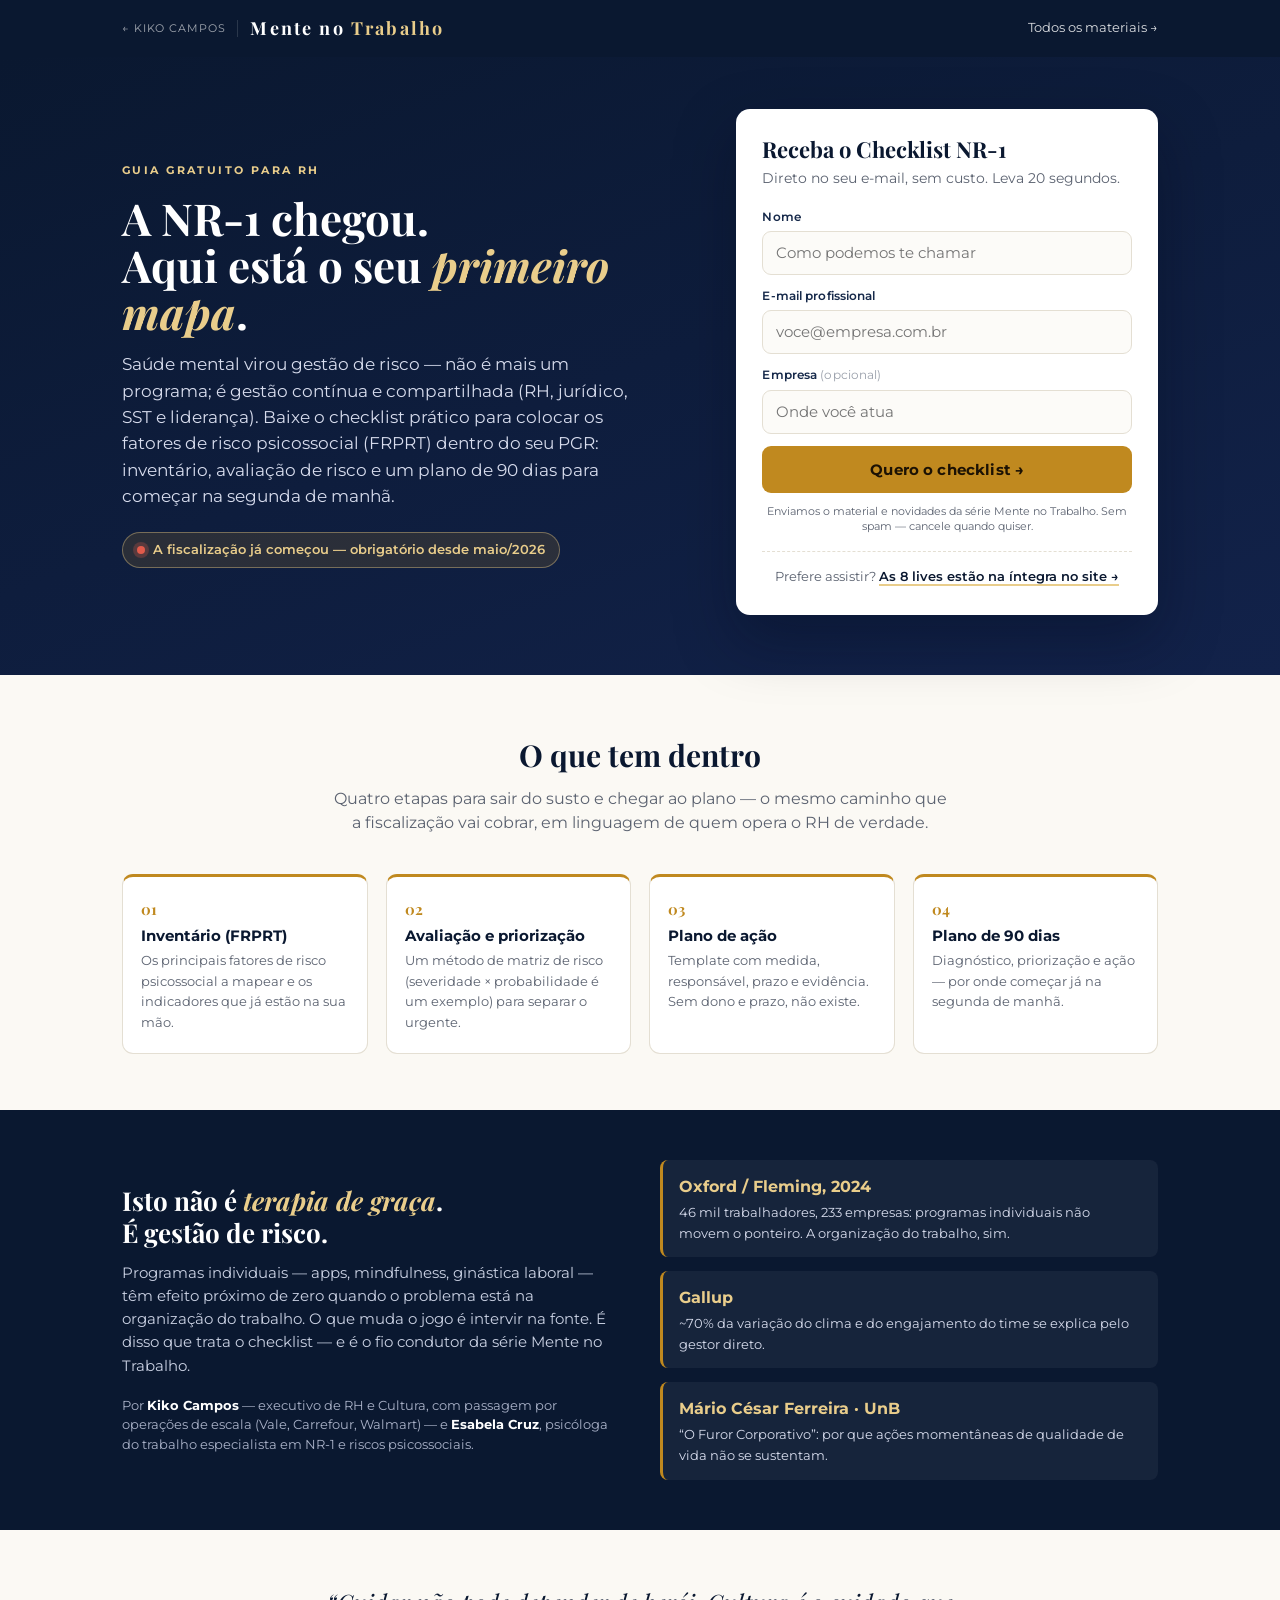
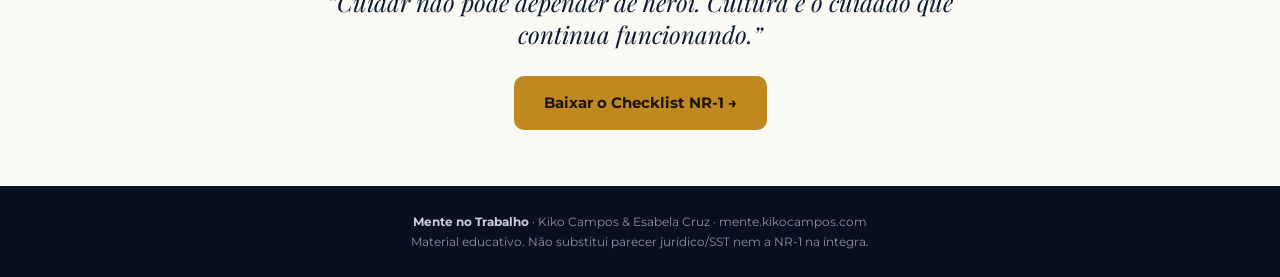
<file: captura-nr1.html>
<!DOCTYPE html>
<html lang="pt-BR">
<head>
<meta charset="UTF-8">
<!-- Google Analytics 4 + Consent Mode (LGPD) — ecossistema kikocampos.com -->
<script async src="https://www.googletagmanager.com/gtag/js?id=G-RD1P3CKLSE"></script>
<script>
  window.dataLayer = window.dataLayer || [];
  function gtag(){dataLayer.push(arguments);}
  gtag('js', new Date());
  gtag('consent', 'default', { 'analytics_storage': 'denied' });
  if (document.cookie.indexOf('kc_cookie=accepted') > -1) {
    gtag('consent', 'update', { 'analytics_storage': 'granted' });
  }
  gtag('config', 'G-RD1P3CKLSE', {
    'linker': { 'domains': ['kikocampos.com', 'mente.kikocampos.com', 'jovens.kikocampos.com'] }
  });
</script>

<meta name="viewport" content="width=device-width, initial-scale=1.0">
<meta name="robots" content="index,follow">
<title>Checklist NR-1: os primeiros passos do RH · Mente no Trabalho</title>
<meta name="description" content="Baixe o checklist gratuito para colocar os fatores de risco psicossocial (FRPRT) no seu PGR: inventário, avaliação de risco e plano de 90 dias. A fiscalização da NR-1 já começou.">
<meta property="og:title" content="Checklist NR-1: os primeiros passos do RH">
<meta property="og:description" content="O mapa prático para o RH sair do susto e chegar ao plano. Grátis, direto no seu e-mail.">
<meta property="og:type" content="website">
<link rel="preconnect" href="https://fonts.googleapis.com">
<link rel="preconnect" href="https://fonts.gstatic.com" crossorigin>
<link href="https://fonts.googleapis.com/css2?family=Playfair+Display:ital,wght@0,600;0,700;1,600&family=Montserrat:wght@400;500;600;700&display=swap" rel="stylesheet">
<style>
  :root{
    --navy:#0A1830; --navy2:#16294a; --amber:#C0891F; --amber-l:#E9CD8B;
    --paper:#FBF9F4; --ink:#23262C; --grey:#5b6270; --line:#E4DFD3;
  }
  *{ box-sizing:border-box; margin:0; padding:0; }
  html{ scroll-behavior:smooth; }
  body{ font-family:'Montserrat',-apple-system,Segoe UI,Roboto,sans-serif; color:var(--ink); background:var(--paper); line-height:1.6; }
  .serif{ font-family:'Playfair Display',Georgia,serif; }
  a{ color:inherit; }
  .wrap{ max-width:1080px; margin:0 auto; padding:0 22px; }

  /* top bar */
  .top{ background:var(--navy); color:#fff; }
  .top .wrap{ display:flex; justify-content:space-between; align-items:center; padding:14px 22px; }
  .brand{ font-family:'Playfair Display',serif; font-weight:700; font-size:18px; letter-spacing:.01em; }
  .brand span{ color:var(--amber-l); }
  .top .ev{ font-size:12.5px; color:#c9d0e2; }
  .top .ev b{ color:#fff; }

  /* hero */
  .hero{ background:linear-gradient(160deg,#0A1830 0%,#12224a 100%); color:#fff; padding:52px 0 60px; }
  .hero .wrap{ display:grid; grid-template-columns:1.15fr .85fr; gap:44px; align-items:center; }
  .kicker{ display:inline-block; font-size:11px; letter-spacing:.22em; text-transform:uppercase; color:var(--amber-l); font-weight:700; margin-bottom:16px; }
  .hero h1{ font-family:'Playfair Display',serif; font-size:44px; line-height:1.06; font-weight:700; margin-bottom:16px; }
  .hero h1 em{ color:var(--amber-l); font-style:italic; }
  .hero p.sub{ font-size:16.5px; color:#d7dced; max-width:92%; margin-bottom:22px; }
  .badge{ display:inline-flex; align-items:center; gap:8px; background:rgba(192,137,31,.16); border:1px solid rgba(233,205,139,.4);
          color:var(--amber-l); font-size:12.5px; font-weight:600; padding:7px 14px; border-radius:30px; }
  .badge .dot{ width:8px; height:8px; border-radius:50%; background:#E15b4b; box-shadow:0 0 0 4px rgba(225,91,75,.25); }

  /* form card */
  .card{ background:#fff; color:var(--ink); border-radius:14px; padding:28px 26px; box-shadow:0 24px 60px rgba(4,10,25,.34); }
  .card h2{ font-family:'Playfair Display',serif; font-size:22px; color:var(--navy); line-height:1.15; margin-bottom:6px; }
  .card .cs{ font-size:13.5px; color:var(--grey); margin-bottom:18px; }
  .field{ margin-bottom:12px; }
  .field label{ display:block; font-size:11.5px; font-weight:600; color:var(--navy2); margin-bottom:5px; letter-spacing:.01em; }
  .field input{ width:100%; padding:12px 13px; border:1.5px solid var(--line); border-radius:9px; font-size:14.5px; font-family:inherit; background:#FCFBF8; transition:border .15s; }
  .field input:focus{ outline:none; border-color:var(--amber); background:#fff; }
  button.cta{ width:100%; background:var(--amber); color:#1c1204; border:none; border-radius:9px; padding:14px; font-family:inherit;
              font-size:15px; font-weight:700; cursor:pointer; letter-spacing:.01em; transition:transform .08s, background .15s; }
  button.cta:hover{ background:#d29a2c; transform:translateY(-1px); }
  .privacy{ font-size:11px; color:var(--grey); text-align:center; margin-top:11px; line-height:1.4; }
  .secondary{ text-align:center; margin-top:16px; padding-top:15px; border-top:1px dashed var(--line); font-size:12.5px; color:var(--grey); }
  .secondary a{ color:var(--navy); font-weight:600; text-decoration:none; border-bottom:2px solid var(--amber-l); }

  .success{ display:none; text-align:center; padding:8px 4px; }
  .success .ico{ width:56px; height:56px; border-radius:50%; background:#EAF3E7; color:#2f7d32; font-size:30px; display:flex; align-items:center; justify-content:center; margin:4px auto 14px; }
  .success h2{ margin-bottom:8px; }
  .success p{ font-size:14px; color:var(--grey); margin-bottom:18px; }
  .success .dl{ display:inline-block; background:var(--navy); color:#fff; text-decoration:none; padding:13px 22px; border-radius:9px; font-weight:600; font-size:14px; }

  /* value section */
  .value{ padding:56px 0; }
  .value h2.sec{ font-family:'Playfair Display',serif; font-size:30px; color:var(--navy); text-align:center; margin-bottom:8px; }
  .value p.lead{ text-align:center; color:var(--grey); max-width:620px; margin:0 auto 38px; font-size:15.5px; }
  .grid{ display:grid; grid-template-columns:repeat(4,1fr); gap:18px; }
  .item{ background:#fff; border:1px solid var(--line); border-top:3px solid var(--amber); border-radius:11px; padding:20px 18px; }
  .item .n{ font-family:'Playfair Display',serif; font-size:15px; font-weight:700; color:var(--amber); margin-bottom:6px; }
  .item h3{ font-size:15px; color:var(--navy); margin-bottom:6px; line-height:1.2; }
  .item p{ font-size:12.8px; color:var(--grey); }

  /* authority */
  .auth{ background:var(--navy); color:#fff; padding:50px 0; }
  .auth .wrap{ display:grid; grid-template-columns:1fr 1fr; gap:40px; align-items:center; }
  .auth h2{ font-family:'Playfair Display',serif; font-size:26px; margin-bottom:14px; line-height:1.2; }
  .auth h2 em{ color:var(--amber-l); }
  .auth p{ color:#c9d0e2; font-size:14.5px; margin-bottom:12px; }
  .proofs{ display:flex; flex-direction:column; gap:14px; }
  .proof{ background:rgba(255,255,255,.05); border-left:3px solid var(--amber); border-radius:8px; padding:14px 16px; }
  .proof b{ color:var(--amber-l); }
  .proof span{ display:block; font-size:13px; color:#d7dced; margin-top:2px; }
  .who{ font-size:13px; color:#aab2c8; margin-top:18px; line-height:1.5; }
  .who b{ color:#fff; }

  /* final cta */
  .final{ padding:56px 0; text-align:center; }
  .final .q{ font-family:'Playfair Display',serif; font-style:italic; font-size:24px; color:var(--navy); max-width:720px; margin:0 auto 26px; line-height:1.35; }
  .final .btn{ display:inline-block; background:var(--amber); color:#1c1204; text-decoration:none; padding:15px 30px; border-radius:10px; font-weight:700; font-size:15px; }

  footer{ background:#06101f; color:#8a93a8; font-size:12px; padding:26px 0; text-align:center; }
  footer b{ color:#c9d0e2; }

  @media(max-width:820px){
    .hero .wrap{ grid-template-columns:1fr; gap:30px; }
    .hero h1{ font-size:34px; } .hero p.sub{ max-width:100%; }
    .grid{ grid-template-columns:1fr 1fr; }
    .auth .wrap{ grid-template-columns:1fr; }
    .top .ev{ display:none; }
  }
  @media(max-width:520px){ .grid{ grid-template-columns:1fr; } .hero h1{ font-size:29px; } }

  /* ===== masthead de retorno (padrão do site) ===== */
  .top .wrap{display:flex;justify-content:space-between;align-items:center;gap:12px}
  .top{gap:12px;flex-wrap:wrap}
  .top .top-l{display:flex;align-items:center;gap:12px;min-width:0}
  .top a{color:#fff;text-decoration:none}
  .top .parent{font-size:11px;letter-spacing:.08em;text-transform:uppercase;opacity:.62;
    padding-right:12px;border-right:1px solid rgba(255,255,255,.22);white-space:nowrap}
  .top .parent:hover{opacity:1}
  .top a.brand{font-weight:700;letter-spacing:.12em;color:#fff}
  .top .back{font-size:12.5px;opacity:.85;white-space:nowrap}
  .top .back:hover{opacity:1;text-decoration:underline}
  @media(max-width:520px){.top .parent{font-size:10px}.top .back{font-size:11.5px}}


  /* certificação 25/10 */
  .top a.brand{white-space:nowrap}
  h1,h2{text-wrap:balance}
  @media(max-width:420px){.top .wrap{flex-wrap:wrap;row-gap:6px}}
</style>
</head>
<body>

  <div class="top"><div class="wrap">
    <div class="top-l">
      <a class="parent" href="https://kikocampos.com">&larr; kiko campos</a>
      <a class="brand" href="/">Mente no <span>Trabalho</span></a>
    </div>
    <a class="back" href="/#materiais">Todos os materiais &rarr;</a>
  </div></div>

  <!-- HERO -->
  <section class="hero"><div class="wrap">
    <div>
      <span class="kicker">Guia gratuito para RH</span>
      <h1>A NR‑1 chegou.<br>Aqui está o seu <em>primeiro mapa</em>.</h1>
      <p class="sub">Saúde mental virou gestão de risco — não é mais um programa; é gestão contínua e compartilhada (RH, jurídico, SST e liderança). Baixe o checklist prático para colocar os fatores de risco psicossocial (FRPRT) dentro do seu PGR: inventário, avaliação de risco e um plano de 90 dias para começar na segunda de manhã.</p>
      <span class="badge"><span class="dot"></span> A fiscalização já começou — obrigatório desde maio/2026</span>
    </div>

    <div class="card">
      <div id="form-view">
        <h2>Receba o Checklist NR‑1</h2>
        <div class="cs">Direto no seu e-mail, sem custo. Leva 20 segundos.</div>
        <form id="capture" novalidate>
          <div class="field">
            <label for="nome">Nome</label>
            <input id="nome" name="nome" type="text" placeholder="Como podemos te chamar" required>
          </div>
          <div class="field">
            <label for="email">E-mail profissional</label>
            <input id="email" name="email" type="email" placeholder="voce@empresa.com.br" required>
          </div>
          <div class="field">
            <label for="empresa">Empresa <span style="font-weight:400;color:#9aa0ab">(opcional)</span></label>
            <input id="empresa" name="empresa" type="text" placeholder="Onde você atua">
          </div>
          <button class="cta" type="submit">Quero o checklist →</button>
          <div class="privacy">Enviamos o material e novidades da série Mente no Trabalho. Sem spam — cancele quando quiser.</div>
        </form>
        <div class="secondary">Prefere assistir? <a href="/#lives">As 8 lives estão na íntegra no site →</a></div>
      </div>

      <div class="success" id="success-view">
        <div class="ico">✓</div>
        <h2>Prontinho!</h2>
        <p>Seu checklist está a caminho do e-mail. Se quiser começar agora, baixe direto aqui:</p>
        <a class="dl" id="dl-link" href="Checklist_NR1_MenteNoTrabalho.pdf" download>Baixar o Checklist NR‑1 (PDF)</a>
        <div class="secondary" style="margin-top:20px">Quer ir além? <a href="/#lives">Assista às 8 lives &rarr;</a></div>
      </div>
    </div>
  </div></section>

  <!-- VALUE -->
  <section class="value"><div class="wrap">
    <h2 class="sec">O que tem dentro</h2>
    <p class="lead">Quatro etapas para sair do susto e chegar ao plano — o mesmo caminho que a fiscalização vai cobrar, em linguagem de quem opera o RH de verdade.</p>
    <div class="grid">
      <div class="item"><div class="n">01</div><h3>Inventário (FRPRT)</h3><p>Os principais fatores de risco psicossocial a mapear e os indicadores que já estão na sua mão.</p></div>
      <div class="item"><div class="n">02</div><h3>Avaliação e priorização</h3><p>Um método de matriz de risco (severidade × probabilidade é um exemplo) para separar o urgente.</p></div>
      <div class="item"><div class="n">03</div><h3>Plano de ação</h3><p>Template com medida, responsável, prazo e evidência. Sem dono e prazo, não existe.</p></div>
      <div class="item"><div class="n">04</div><h3>Plano de 90 dias</h3><p>Diagnóstico, priorização e ação — por onde começar já na segunda de manhã.</p></div>
    </div>
  </div></section>

  <!-- AUTHORITY -->
  <section class="auth"><div class="wrap">
    <div>
      <h2>Isto não é <em>terapia de graça</em>.<br>É gestão de risco.</h2>
      <p>Programas individuais — apps, mindfulness, ginástica laboral — têm efeito próximo de zero quando o problema está na organização do trabalho. O que muda o jogo é intervir na fonte. É disso que trata o checklist — e é o fio condutor da série Mente no Trabalho.</p>
      <div class="who">Por <b>Kiko Campos</b> — executivo de RH e Cultura, com passagem por operações de escala (Vale, Carrefour, Walmart) — e <b>Esabela Cruz</b>, psicóloga do trabalho especialista em NR‑1 e riscos psicossociais.</div>
    </div>
    <div class="proofs">
      <div class="proof"><b>Oxford / Fleming, 2024</b><span>46 mil trabalhadores, 233 empresas: programas individuais não movem o ponteiro. A organização do trabalho, sim.</span></div>
      <div class="proof"><b>Gallup</b><span>~70% da variação do clima e do engajamento do time se explica pelo gestor direto.</span></div>
      <div class="proof"><b>Mário César Ferreira · UnB</b><span>“O Furor Corporativo”: por que ações momentâneas de qualidade de vida não se sustentam.</span></div>
    </div>
  </div></section>

  <!-- FINAL -->
  <section class="final"><div class="wrap">
    <div class="q">“Cuidar não pode depender de herói. Cultura é o cuidado que continua funcionando.”</div>
    <a class="btn" href="#top" onclick="document.getElementById('nome').focus()">Baixar o Checklist NR‑1 →</a>
  </div></section>

  <footer><div class="wrap">
    <b>Mente no Trabalho</b> · Kiko Campos &amp; Esabela Cruz · mente.kikocampos.com<br>
    Material educativo. Não substitui parecer jurídico/SST nem a NR‑1 na íntegra.
  </div></footer>

<script>
  // ==========================================================================
  // CONFIG — GOOGLE FORMS. Preencha os 4 valores abaixo com os dados do seu
  // formulário (o passo a passo mostra como pegar via "link pré-preenchido").
  // Enquanto 'action' estiver vazio, roda em modo demonstração (só mostra o
  // sucesso e libera o download, sem gravar).
  const GFORM = {
    action:  "https://docs.google.com/forms/d/e/1FAIpQLSfVjyxgIf_QFjFq6lx_c8Xu4YWGAEGHZ489-Q_BDhUogNTrJw/formResponse",
    nome:    "entry.648302113",
    email:   "entry.1781685496",
    empresa: "entry.913744440"
  };
  // ==========================================================================

  const form = document.getElementById('capture');
  form.addEventListener('submit', async function(e){
    e.preventDefault();
    const email = document.getElementById('email').value.trim();
    if(!email || !email.includes('@')){ document.getElementById('email').focus(); return; }
    const btn = form.querySelector('button');
    btn.textContent = 'Enviando…'; btn.disabled = true;
    try{
      if(GFORM.action){
        const body = new URLSearchParams();
        if(GFORM.nome)    body.append(GFORM.nome,    document.getElementById('nome').value.trim());
        if(GFORM.email)   body.append(GFORM.email,   email);
        if(GFORM.empresa) body.append(GFORM.empresa, document.getElementById('empresa').value.trim());
        // Google Forms responde "opaco" (no-cors) — não dá pra ler o retorno.
        // Disparamos em segundo plano (keepalive garante o envio) e NÃO esperamos
        // a rede para mostrar o sucesso: melhor experiência e nunca perde o lead.
        fetch(GFORM.action, { method:'POST', mode:'no-cors', keepalive:true, body }).catch(function(){});
      }
    }catch(err){ /* segue para o sucesso de qualquer forma */ }
    document.getElementById('form-view').style.display='none';
    document.getElementById('success-view').style.display='block';
    document.getElementById('success-view').scrollIntoView({behavior:'smooth', block:'center'});
  });

  /* ==== RASTREIO POR MATERIAL ====================================
     Para gravar o material na planilha do Google Forms, cole abaixo
     o "entry.XXXXXXX" do campo Material do formulario.            */
  var MATERIAL = "checklist-nr1";
  var MATERIAL_ENTRY = "";
  function track(nome){
    try{ if (typeof gtag === 'function') gtag('event', nome, { material: MATERIAL }); }catch(e){}
  }
  track('view_material_page');
  (function(){
    var f = document.getElementById('capture');
    if(f) f.addEventListener('submit', function(){ track('lead_material'); });
    document.querySelectorAll('a.dl').forEach(function(a){
      a.addEventListener('click', function(){ track('download_material'); });
    });
  })();
</script>
</body>
</html>
</file>
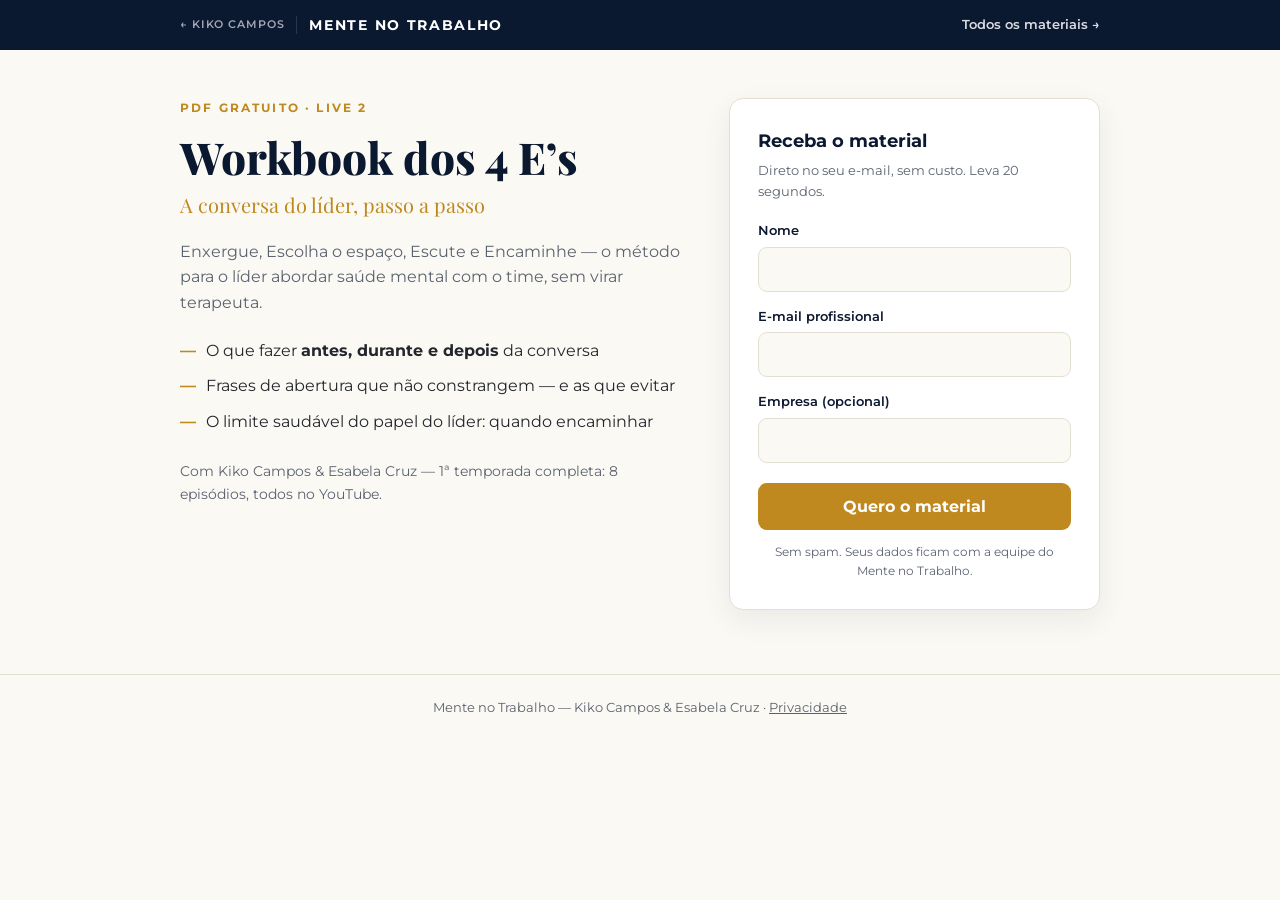
<file: captura-workbook-4es.html>
<!doctype html>
<html lang="pt-BR">
<head>
<meta charset="utf-8">
<!-- Google Analytics 4 + Consent Mode (LGPD) — ecossistema kikocampos.com -->
<script async src="https://www.googletagmanager.com/gtag/js?id=G-RD1P3CKLSE"></script>
<script>
  window.dataLayer = window.dataLayer || [];
  function gtag(){dataLayer.push(arguments);}
  gtag('js', new Date());
  gtag('consent', 'default', { 'analytics_storage': 'denied' });
  if (document.cookie.indexOf('kc_cookie=accepted') > -1) {
    gtag('consent', 'update', { 'analytics_storage': 'granted' });
  }
  gtag('config', 'G-RD1P3CKLSE', {
    'linker': { 'domains': ['kikocampos.com', 'mente.kikocampos.com', 'jovens.kikocampos.com'] }
  });
</script>

<meta name="viewport" content="width=device-width, initial-scale=1">
<title>Workbook dos 4 E’s: a conversa do líder · Mente no Trabalho</title>
<meta name="description" content="Enxergue, Escolha o espaço, Escute e Encaminhe — o método para o líder abordar saúde mental com o time, sem virar terapeuta.">
<meta property="og:title" content="Workbook dos 4 E’s — A conversa do líder, passo a passo">
<meta property="og:description" content="Enxergue, Escolha o espaço, Escute e Encaminhe — o método para o líder abordar saúde mental com o time, sem virar terapeuta.">
<link rel="preconnect" href="https://fonts.googleapis.com">
<link rel="preconnect" href="https://fonts.gstatic.com" crossorigin>
<link href="https://fonts.googleapis.com/css2?family=Montserrat:wght@400;600;700&family=Playfair+Display:wght@700;800&display=swap" rel="stylesheet">
<style>
  :root{
    --navy:#0A1830; --navy2:#16294a; --amber:#C0891F; --amber-l:#E9CD8B;
    --paper:#FBF9F4; --ink:#23262C; --grey:#5b6270; --line:#E4DFD3;
  }
  *{margin:0;padding:0;box-sizing:border-box}
  body{background:var(--paper);color:var(--ink);font-family:'Montserrat',-apple-system,Segoe UI,Roboto,sans-serif;line-height:1.6}
  .top{background:var(--navy);color:#fff;padding:14px 20px;display:flex;justify-content:space-between;align-items:center}
  .top a{color:var(--amber-l);text-decoration:none;font-size:14px;font-weight:600}
  .brand{font-weight:700;letter-spacing:.06em;font-size:14px}
  .wrap{max-width:960px;margin:0 auto;padding:48px 20px 64px;display:grid;grid-template-columns:1.15fr .85fr;gap:48px}
  @media(max-width:820px){.wrap{grid-template-columns:1fr;padding-top:32px}}
  .kicker{color:var(--amber);font-weight:700;font-size:12px;letter-spacing:.18em;text-transform:uppercase;margin-bottom:14px}
  h1{font-family:'Playfair Display',Georgia,serif;font-weight:800;font-size:clamp(30px,4.5vw,44px);line-height:1.12;color:var(--navy);margin-bottom:8px}
  .sub{font-family:'Playfair Display',serif;font-size:20px;color:var(--amber);margin-bottom:18px}
  .desc{color:var(--grey);margin-bottom:22px;max-width:52ch}
  ul.bene{list-style:none;margin-bottom:26px}
  ul.bene li{padding-left:26px;position:relative;margin-bottom:10px;color:var(--ink)}
  ul.bene li::before{content:"—";position:absolute;left:0;color:var(--amber);font-weight:700}
  .card{background:#fff;border:1px solid var(--line);border-radius:14px;padding:28px;box-shadow:0 10px 30px rgba(10,24,48,.07);align-self:start}
  .card h2{font-size:18px;color:var(--navy);margin-bottom:4px}
  .card p.note{font-size:13px;color:var(--grey);margin-bottom:18px}
  label{display:block;font-size:13px;font-weight:600;color:var(--navy);margin:14px 0 6px}
  input{width:100%;padding:12px 14px;border:1px solid var(--line);border-radius:9px;font-family:inherit;font-size:15px;background:var(--paper)}
  input:focus{outline:2px solid var(--amber-l);border-color:var(--amber)}
  button{width:100%;margin-top:20px;padding:14px;border:0;border-radius:9px;background:var(--amber);color:#fff;font-family:inherit;font-weight:700;font-size:16px;cursor:pointer}
  button:hover{filter:brightness(1.06)}
  .priv{font-size:12px;color:var(--grey);margin-top:12px;text-align:center}
  .priv a{color:var(--grey)}
  .success{display:none;text-align:center;padding:10px 0}
  .success h2{font-family:'Playfair Display',serif;color:var(--navy);font-size:24px;margin-bottom:10px}
  .success p{color:var(--grey);margin-bottom:20px}
  .success a.dl{display:inline-block;background:var(--amber);color:#fff;text-decoration:none;font-weight:700;padding:14px 26px;border-radius:9px}
  .success p.nl{font-size:13px;margin-top:18px}
  .success p.nl a{color:var(--amber);font-weight:600}
  footer{border-top:1px solid var(--line);padding:22px 20px;text-align:center;font-size:13px;color:var(--grey)}

  /* ===== masthead de retorno (padrão do site) ===== */
  .top{gap:12px;flex-wrap:wrap}
  .top .top-l{display:flex;align-items:center;gap:12px;min-width:0}
  .top a{color:#fff;text-decoration:none}
  .top .parent{font-size:11px;letter-spacing:.08em;text-transform:uppercase;opacity:.62;
    padding-right:12px;border-right:1px solid rgba(255,255,255,.22);white-space:nowrap}
  .top .parent:hover{opacity:1}
  .top a.brand{font-weight:700;letter-spacing:.12em;color:#fff}
  .top .back{font-size:12.5px;opacity:.85;white-space:nowrap}
  .top .back:hover{opacity:1;text-decoration:underline}
  @media(max-width:520px){.top .parent{font-size:10px}.top .back{font-size:11.5px}}


  /* certificação 25/10 */
  .top a.brand{white-space:nowrap}
  h1,h2{text-wrap:balance}
  @media(min-width:961px){.top{padding-left:calc((100% - 960px)/2 + 20px)!important;padding-right:calc((100% - 960px)/2 + 20px)!important}}
</style>
</head>
<body>
<div class="top">
  <div class="top-l">
    <a class="parent" href="https://kikocampos.com">&larr; kiko campos</a>
    <a class="brand" href="/">MENTE NO TRABALHO</a>
  </div>
  <a class="back" href="/#materiais">Todos os materiais &rarr;</a>
</div>
<div class="wrap">
  <div>
    <div class="kicker">PDF GRATUITO · LIVE 2</div>
    <h1>Workbook dos 4 E’s</h1>
    <div class="sub">A conversa do líder, passo a passo</div>
    <p class="desc">Enxergue, Escolha o espaço, Escute e Encaminhe — o método para o líder abordar saúde mental com o time, sem virar terapeuta.</p>
    <ul class="bene">
      <li>O que fazer <b>antes, durante e depois</b> da conversa</li>
      <li>Frases de abertura que não constrangem — e as que evitar</li>
      <li>O limite saudável do papel do líder: quando encaminhar</li>
    </ul>
    <p class="desc" style="font-size:14px">Com Kiko Campos &amp; Esabela Cruz — 1ª temporada completa: 8 episódios, todos no YouTube.</p>
  </div>
  <div class="card">
    <div id="formBox">
      <h2>Receba o material</h2>
      <p class="note">Direto no seu e-mail, sem custo. Leva 20 segundos.</p>
      <form id="capForm" novalidate>
        <label for="nome">Nome</label>
        <input id="nome" name="nome" type="text" required autocomplete="name">
        <label for="email">E-mail profissional</label>
        <input id="email" name="email" type="email" required autocomplete="email">
        <label for="empresa">Empresa (opcional)</label>
        <input id="empresa" name="empresa" type="text" autocomplete="organization">
        <button type="submit">Quero o material</button>
      </form>
      <p class="priv">Sem spam. Seus dados ficam com a equipe do Mente no Trabalho.</p>
    </div>
    <div class="success" id="successBox">
      <h2>Aqui está o seu material.</h2>
      <p>Bom uso — e leve para a sua próxima segunda-feira.</p>
      <a class="dl" href="https://www.dropbox.com/scl/fi/y97egncqhhdcka3r4sm4w/Workbook-4Es-do-L-der.pdf?rlkey=iboilxw6dz3vssq73cwykg8ru&dl=1" download>Baixar o Workbook (PDF)</a>
      <p class="nl">O aprofundamento semanal chega pela newsletter.<br><a href="https://www.linkedin.com/build-relation/newsletter-follow?entityUrn=6888852094439198720" target="_blank" rel="noopener">Assinar a Humanize-se →</a></p>
    </div>
  </div>
</div>
<footer>Mente no Trabalho — Kiko Campos &amp; Esabela Cruz · <a href="https://kikocampos.com/privacidade.html" style="color:inherit">Privacidade</a></footer>
<script>
  var GFORM = {
    action: "https://docs.google.com/forms/d/e/1FAIpQLSfVjyxgIf_QFjFq6lx_c8Xu4YWGAEGHZ489-Q_BDhUogNTrJw/formResponse",
    fields: { nome: "entry.648302113", email: "entry.1781685496", empresa: "entry.913744440" },
    materialValue: "workbook-4es"
  };
  document.getElementById('capForm').addEventListener('submit', function(ev){
    ev.preventDefault();
    var nome = document.getElementById('nome').value.trim();
    var email = document.getElementById('email').value.trim();
    if(!nome || !email || email.indexOf('@') < 1){ alertaCampos(); return; }
    var body = new URLSearchParams();
    body.append(GFORM.fields.nome, nome);
    body.append(GFORM.fields.email, email);
    body.append(GFORM.fields.empresa, document.getElementById('empresa').value.trim());
    if (GFORM.fields.material && GFORM.fields.material.indexOf('entry.') === 0) {
      body.append(GFORM.fields.material, GFORM.materialValue);
    }
    try { fetch(GFORM.action, { method:'POST', mode:'no-cors', keepalive:true, body: body }); } catch(e) {}
    document.getElementById('formBox').style.display = 'none';
    document.getElementById('successBox').style.display = 'block';
  });
  function alertaCampos(){
    var n = document.getElementById('nome'), e = document.getElementById('email');
    [n,e].forEach(function(i){ if(!i.value.trim() || (i.type==='email' && i.value.indexOf('@')<1)) i.style.borderColor = '#C0891F'; });
  }

  /* ==== RASTREIO POR MATERIAL ====================================
     Para gravar o material na planilha do Google Forms, cole abaixo
     o "entry.XXXXXXX" do campo Material do formulario.            */
  var MATERIAL = "workbook-4es";
  var MATERIAL_ENTRY = "";
  function track(nome){
    try{ if (typeof gtag === 'function') gtag('event', nome, { material: MATERIAL }); }catch(e){}
  }
  track('view_material_page');
  (function(){
    var f = document.getElementById('capForm');
    if(f) f.addEventListener('submit', function(){ track('lead_material'); });
    document.querySelectorAll('a.dl').forEach(function(a){
      a.addEventListener('click', function(){ track('download_material'); });
    });
  })();
</script>
</body>
</html>
</file>
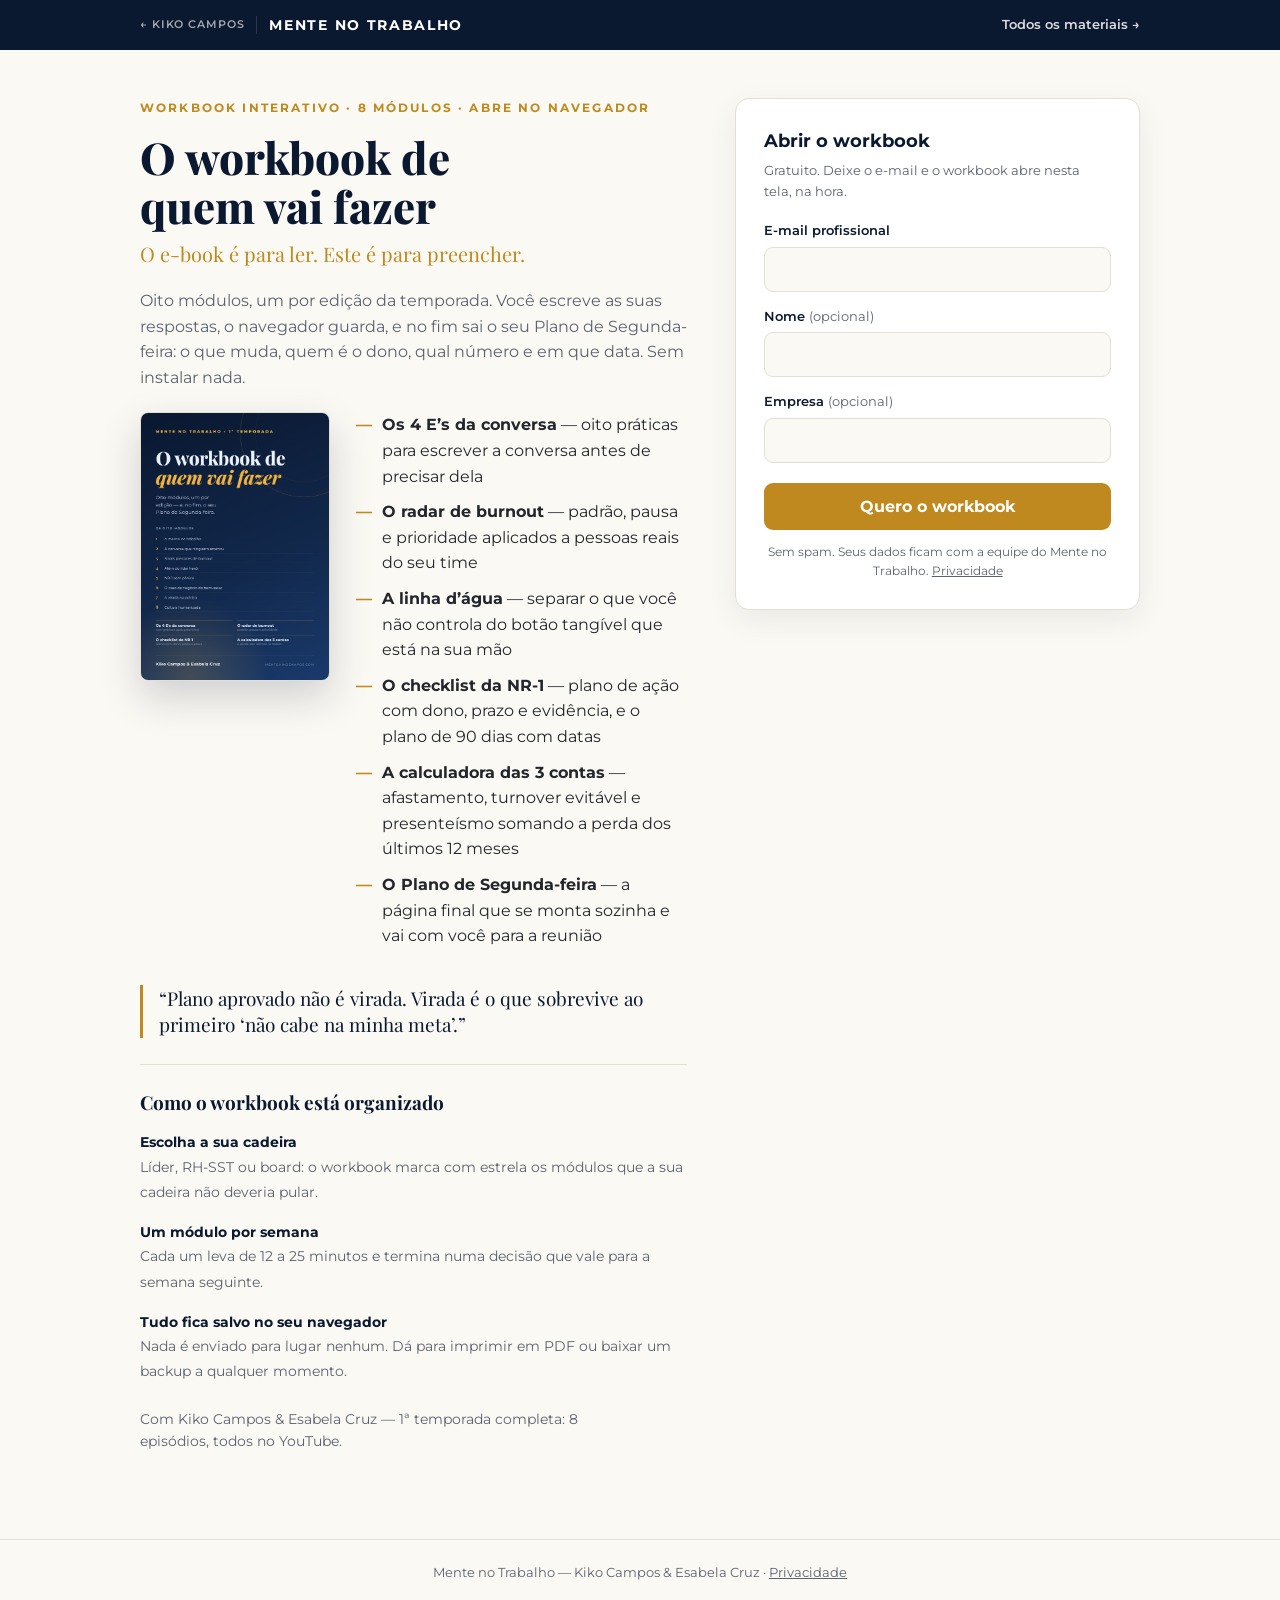
<file: captura-workbook-temporada1.html>
<!doctype html>
<html lang="pt-BR">
<head>
<meta charset="utf-8">
<!-- Google Analytics 4 + Consent Mode (LGPD) — ecossistema kikocampos.com -->
<script async src="https://www.googletagmanager.com/gtag/js?id=G-RD1P3CKLSE"></script>
<script>
  window.dataLayer = window.dataLayer || [];
  function gtag(){dataLayer.push(arguments);}
  gtag('js', new Date());
  gtag('consent', 'default', { 'analytics_storage': 'denied' });
  if (document.cookie.indexOf('kc_cookie=accepted') > -1) {
    gtag('consent', 'update', { 'analytics_storage': 'granted' });
  }
  gtag('config', 'G-RD1P3CKLSE', {
    'linker': { 'domains': ['kikocampos.com', 'mente.kikocampos.com', 'jovens.kikocampos.com'] }
  });
</script>
<meta name="viewport" content="width=device-width, initial-scale=1">
<title>O workbook da 1ª temporada · Mente no Trabalho</title>
<meta name="description" content="O workbook interativo das 8 edições: oito módulos para preencher, com a calculadora das três contas e o Plano de Segunda-feira no final. Abre no navegador, gratuito.">
<meta property="og:title" content="O workbook de quem vai fazer — 1ª temporada">
<meta property="og:description" content="O e-book é para ler. Este é para preencher: oito módulos, um por edição, e no fim o seu Plano de Segunda-feira — o que muda, quem é o dono, qual número e em que data.">
<meta property="og:image" content="https://mente.kikocampos.com/capa-workbook-temporada1.png">
<meta property="og:url" content="https://mente.kikocampos.com/captura-workbook-temporada1.html">
<link rel="preconnect" href="https://fonts.googleapis.com">
<link rel="preconnect" href="https://fonts.gstatic.com" crossorigin>
<link href="https://fonts.googleapis.com/css2?family=Montserrat:wght@400;600;700&family=Playfair+Display:wght@700;800&display=swap" rel="stylesheet">
<style>
  :root{
    --navy:#0A1830; --navy2:#16294a; --amber:#C0891F; --amber-l:#E9CD8B;
    --paper:#FBF9F4; --ink:#23262C; --grey:#5b6270; --line:#E4DFD3;
  }
  *{margin:0;padding:0;box-sizing:border-box}
  body{background:var(--paper);color:var(--ink);font-family:'Montserrat',-apple-system,Segoe UI,Roboto,sans-serif;line-height:1.6}
  .top{background:var(--navy);color:#fff;padding:14px 20px;display:flex;justify-content:space-between;align-items:center}
  .top a{color:var(--amber-l);text-decoration:none;font-size:14px;font-weight:600}
  .brand{font-weight:700;letter-spacing:.06em;font-size:14px}
  .wrap{max-width:1040px;margin:0 auto;padding:48px 20px 64px;display:grid;grid-template-columns:1.15fr .85fr;gap:48px}
  @media(max-width:820px){.wrap{grid-template-columns:1fr;padding-top:32px}}
  .kicker{color:var(--amber);font-weight:700;font-size:12px;letter-spacing:.18em;text-transform:uppercase;margin-bottom:14px}
  h1{font-family:'Playfair Display',Georgia,serif;font-weight:800;font-size:clamp(30px,4.5vw,44px);line-height:1.12;color:var(--navy);margin-bottom:8px}
  .sub{font-family:'Playfair Display',serif;font-size:20px;color:var(--amber);margin-bottom:18px}
  .desc{color:var(--grey);margin-bottom:22px;max-width:52ch}
  .capa{display:flex;gap:26px;align-items:flex-start;margin-bottom:26px}
  .capa img{width:190px;border-radius:8px;border:1px solid var(--line);box-shadow:0 16px 40px rgba(10,24,48,.18);display:block}
  @media(max-width:520px){.capa{flex-direction:column}.capa img{width:100%;max-width:240px}}
  ul.bene{list-style:none}
  ul.bene li{padding-left:26px;position:relative;margin-bottom:10px;color:var(--ink)}
  ul.bene li::before{content:"—";position:absolute;left:0;color:var(--amber);font-weight:700}
  .card{background:#fff;border:1px solid var(--line);border-radius:14px;padding:28px;box-shadow:0 10px 30px rgba(10,24,48,.07);align-self:start}
  .card h2{font-size:18px;color:var(--navy);margin-bottom:4px}
  .card p.note{font-size:13px;color:var(--grey);margin-bottom:18px}
  label{display:block;font-size:13px;font-weight:600;color:var(--navy);margin:14px 0 6px}
  label span{font-weight:400;color:var(--grey)}
  input{width:100%;padding:12px 14px;border:1px solid var(--line);border-radius:9px;font-family:inherit;font-size:15px;background:var(--paper)}
  input:focus{outline:2px solid var(--amber-l);border-color:var(--amber)}
  button{width:100%;margin-top:20px;padding:14px;border:0;border-radius:9px;background:var(--amber);color:#fff;font-family:inherit;font-weight:700;font-size:16px;cursor:pointer}
  button:hover{filter:brightness(1.06)}
  .priv{font-size:12px;color:var(--grey);margin-top:12px;text-align:center}
  .priv a{color:var(--grey)}
  .success{display:none;text-align:center;padding:10px 0}
  .success h2{font-family:'Playfair Display',serif;color:var(--navy);font-size:24px;margin-bottom:10px}
  .success p{color:var(--grey);margin-bottom:20px}
  .success a.dl{display:inline-block;background:var(--amber);color:#fff;text-decoration:none;font-weight:700;padding:14px 26px;border-radius:9px}
  .success p.nl{font-size:13px;margin-top:18px}
  .success p.nl a{color:var(--amber);font-weight:600}
  .sumario{border-top:1px solid var(--line);margin-top:8px;padding-top:22px}
  .sumario h3{font-family:'Playfair Display',serif;color:var(--navy);font-size:19px;margin-bottom:14px}
  .part{margin-bottom:16px}
  .part b{display:block;color:var(--navy);font-size:14px}
  .part span{color:var(--grey);font-size:14px}
  .quote{font-family:'Playfair Display',serif;font-size:19px;line-height:1.4;color:var(--navy);border-left:3px solid var(--amber);padding-left:16px;margin:26px 0}
  footer{border-top:1px solid var(--line);padding:22px 20px;text-align:center;font-size:13px;color:var(--grey)}

  /* ===== masthead de retorno (padrão do site) ===== */
  .top{gap:12px;flex-wrap:wrap}
  .top .top-l{display:flex;align-items:center;gap:12px;min-width:0}
  .top a{color:#fff;text-decoration:none}
  .top .parent{font-size:11px;letter-spacing:.08em;text-transform:uppercase;opacity:.62;
    padding-right:12px;border-right:1px solid rgba(255,255,255,.22);white-space:nowrap}
  .top .parent:hover{opacity:1}
  .top a.brand{font-weight:700;letter-spacing:.12em;color:#fff}
  .top .back{font-size:12.5px;opacity:.85;white-space:nowrap}
  .top .back:hover{opacity:1;text-decoration:underline}
  @media(max-width:520px){.top .parent{font-size:10px}.top .back{font-size:11.5px}}


  /* certificação 25/10 */
  .top a.brand{white-space:nowrap}
  h1,h2{text-wrap:balance}
  @media(min-width:1041px){.top{padding-left:calc((100% - 1040px)/2 + 20px)!important;padding-right:calc((100% - 1040px)/2 + 20px)!important}}

  .jump{display:none}
  @media(max-width:860px){.jump{display:inline-block;margin:14px 0 28px;padding:12px 20px;border-radius:999px;background:var(--amber,#F2B33D);color:#1a1205;font-weight:700;text-decoration:none;font-size:15px}}
</style>
</head>
<body>
<div class="top">
  <div class="top-l">
    <a class="parent" href="https://kikocampos.com">&larr; kiko campos</a>
    <a class="brand" href="/">MENTE NO TRABALHO</a>
  </div>
  <a class="back" href="/#materiais">Todos os materiais &rarr;</a>
</div>
<div class="wrap">
  <div>
    <div class="kicker">WORKBOOK INTERATIVO · 8 MÓDULOS · ABRE NO NAVEGADOR</div>
    <h1>O workbook de quem vai fazer</h1>
    <div class="sub">O e-book é para ler. Este é para preencher.</div>
    <a class="jump" href="#receber">Receber o workbook&nbsp;↓</a>
    <p class="desc">Oito módulos, um por edição da temporada. Você escreve as suas respostas, o navegador guarda, e no fim sai o seu Plano de Segunda-feira: o que muda, quem é o dono, qual número e em que data. Sem instalar nada.</p>
    <div class="capa">
      <img src="capa-workbook-temporada1.png" alt="Capa do workbook da 1ª temporada de Mente no Trabalho">
      <ul class="bene">
        <li><b>Os 4 E’s da conversa</b> — oito práticas para escrever a conversa antes de precisar dela</li>
        <li><b>O radar de burnout</b> — padrão, pausa e prioridade aplicados a pessoas reais do seu time</li>
        <li><b>A linha d’água</b> — separar o que você não controla do botão tangível que está na sua mão</li>
        <li><b>O checklist da NR‑1</b> — plano de ação com dono, prazo e evidência, e o plano de 90 dias com datas</li>
        <li><b>A calculadora das 3 contas</b> — afastamento, turnover evitável e presenteísmo somando a perda dos últimos 12 meses</li>
        <li><b>O Plano de Segunda-feira</b> — a página final que se monta sozinha e vai com você para a reunião</li>
      </ul>
    </div>
    <div class="quote">&ldquo;Plano aprovado não é virada. Virada é o que sobrevive ao primeiro &lsquo;não cabe na minha meta&rsquo;.&rdquo;</div>
    <div class="sumario">
      <h3>Como o workbook está organizado</h3>
      <div class="part"><b>Escolha a sua cadeira</b><span>Líder, RH-SST ou board: o workbook marca com estrela os módulos que a sua cadeira não deveria pular.</span></div>
      <div class="part"><b>Um módulo por semana</b><span>Cada um leva de 12 a 25 minutos e termina numa decisão que vale para a semana seguinte.</span></div>
      <div class="part"><b>Tudo fica salvo no seu navegador</b><span>Nada é enviado para lugar nenhum. Dá para imprimir em PDF ou baixar um backup a qualquer momento.</span></div>
    </div>
    <p class="desc" style="font-size:14px;margin-top:24px">Com Kiko Campos &amp; Esabela Cruz — 1ª temporada completa: 8 episódios, todos no YouTube.</p>
  </div>
  <div class="card" id="receber">
    <div id="formBox">
      <h2>Abrir o workbook</h2>
      <p class="note">Gratuito. Deixe o e-mail e o workbook abre nesta tela, na hora.</p>
      <form id="capForm" novalidate>
        <label for="email">E-mail profissional</label>
        <input id="email" name="email" type="email" required autocomplete="email">
        <label for="nome">Nome <span>(opcional)</span></label>
        <input id="nome" name="nome" type="text" autocomplete="name">
        <label for="empresa">Empresa <span>(opcional)</span></label>
        <input id="empresa" name="empresa" type="text" autocomplete="organization">
        <button type="submit">Quero o workbook</button>
      </form>
      <p class="priv">Sem spam. Seus dados ficam com a equipe do Mente no Trabalho. <a href="https://kikocampos.com/privacidade.html">Privacidade</a></p>
    </div>
    <div class="success" id="successBox">
      <h2>Pronto. Bom trabalho.</h2>
      <p>Comece escolhendo a sua cadeira, na capa — ela define a ordem. E preencha pensando numa pessoa e numa área reais.</p>
      <a class="dl" id="dlLink" href="workbook-temporada1.html" target="_blank" rel="noopener">Abrir o workbook &rarr;</a>
      <p class="nl">Quer a leitura antes da prática? <a href="captura-ebook-temporada1.html">Baixe também o e-book de 41 páginas</a>.<br>O aprofundamento semanal chega pela newsletter.<br><a href="https://www.linkedin.com/build-relation/newsletter-follow?entityUrn=6888852094439198720" target="_blank" rel="noopener">Assinar a Humanize-se →</a></p>
    </div>
  </div>
</div>
<footer>Mente no Trabalho — Kiko Campos &amp; Esabela Cruz · <a href="https://kikocampos.com/privacidade.html" style="color:inherit">Privacidade</a></footer>
<script>
  /* ====================================================================
     RASTREIO POR MATERIAL
     MATERIAL = identificador deste material (vai para o GA e, se
     MATERIAL_ENTRY estiver preenchido, também para a planilha).
     Para gravar o material na planilha do Google Forms, basta colar
     abaixo o "entry.XXXXXXX" do campo Material do formulário.
     ==================================================================== */
  var MATERIAL = "workbook-temporada-1";
  var MATERIAL_ENTRY = "";   // ex.: "entry.123456789"

  var GFORM = {
    action: "https://docs.google.com/forms/d/e/1FAIpQLSfVjyxgIf_QFjFq6lx_c8Xu4YWGAEGHZ489-Q_BDhUogNTrJw/formResponse",
    nome:    "entry.648302113",
    email:   "entry.1781685496",
    empresa: "entry.913744440"
  };

  function track(nome, extra){
    try{
      var p = { material: MATERIAL };
      if (extra) { for (var k in extra) p[k] = extra[k]; }
      if (typeof gtag === 'function') gtag('event', nome, p);
    }catch(e){}
  }

  track('view_material_page');

  document.getElementById('capForm').addEventListener('submit', function(ev){
    ev.preventDefault();
    var email = document.getElementById('email').value.trim();
    if(!email || email.indexOf('@') < 1 || email.indexOf('.') < 3){
      var e = document.getElementById('email');
      e.style.borderColor = '#C0891F'; e.focus(); return;
    }
    var body = new URLSearchParams();
    body.append(GFORM.email, email);
    body.append(GFORM.nome, document.getElementById('nome').value.trim());
    body.append(GFORM.empresa, document.getElementById('empresa').value.trim());
    if (MATERIAL_ENTRY.indexOf('entry.') === 0) body.append(MATERIAL_ENTRY, MATERIAL);
    try { fetch(GFORM.action, { method:'POST', mode:'no-cors', keepalive:true, body: body }); } catch(e) {}
    track('lead_material');
    document.getElementById('formBox').style.display = 'none';
    document.getElementById('successBox').style.display = 'block';
  });

  document.getElementById('dlLink').addEventListener('click', function(){ track('download_material'); });
</script>
</body>
</html>
</file>
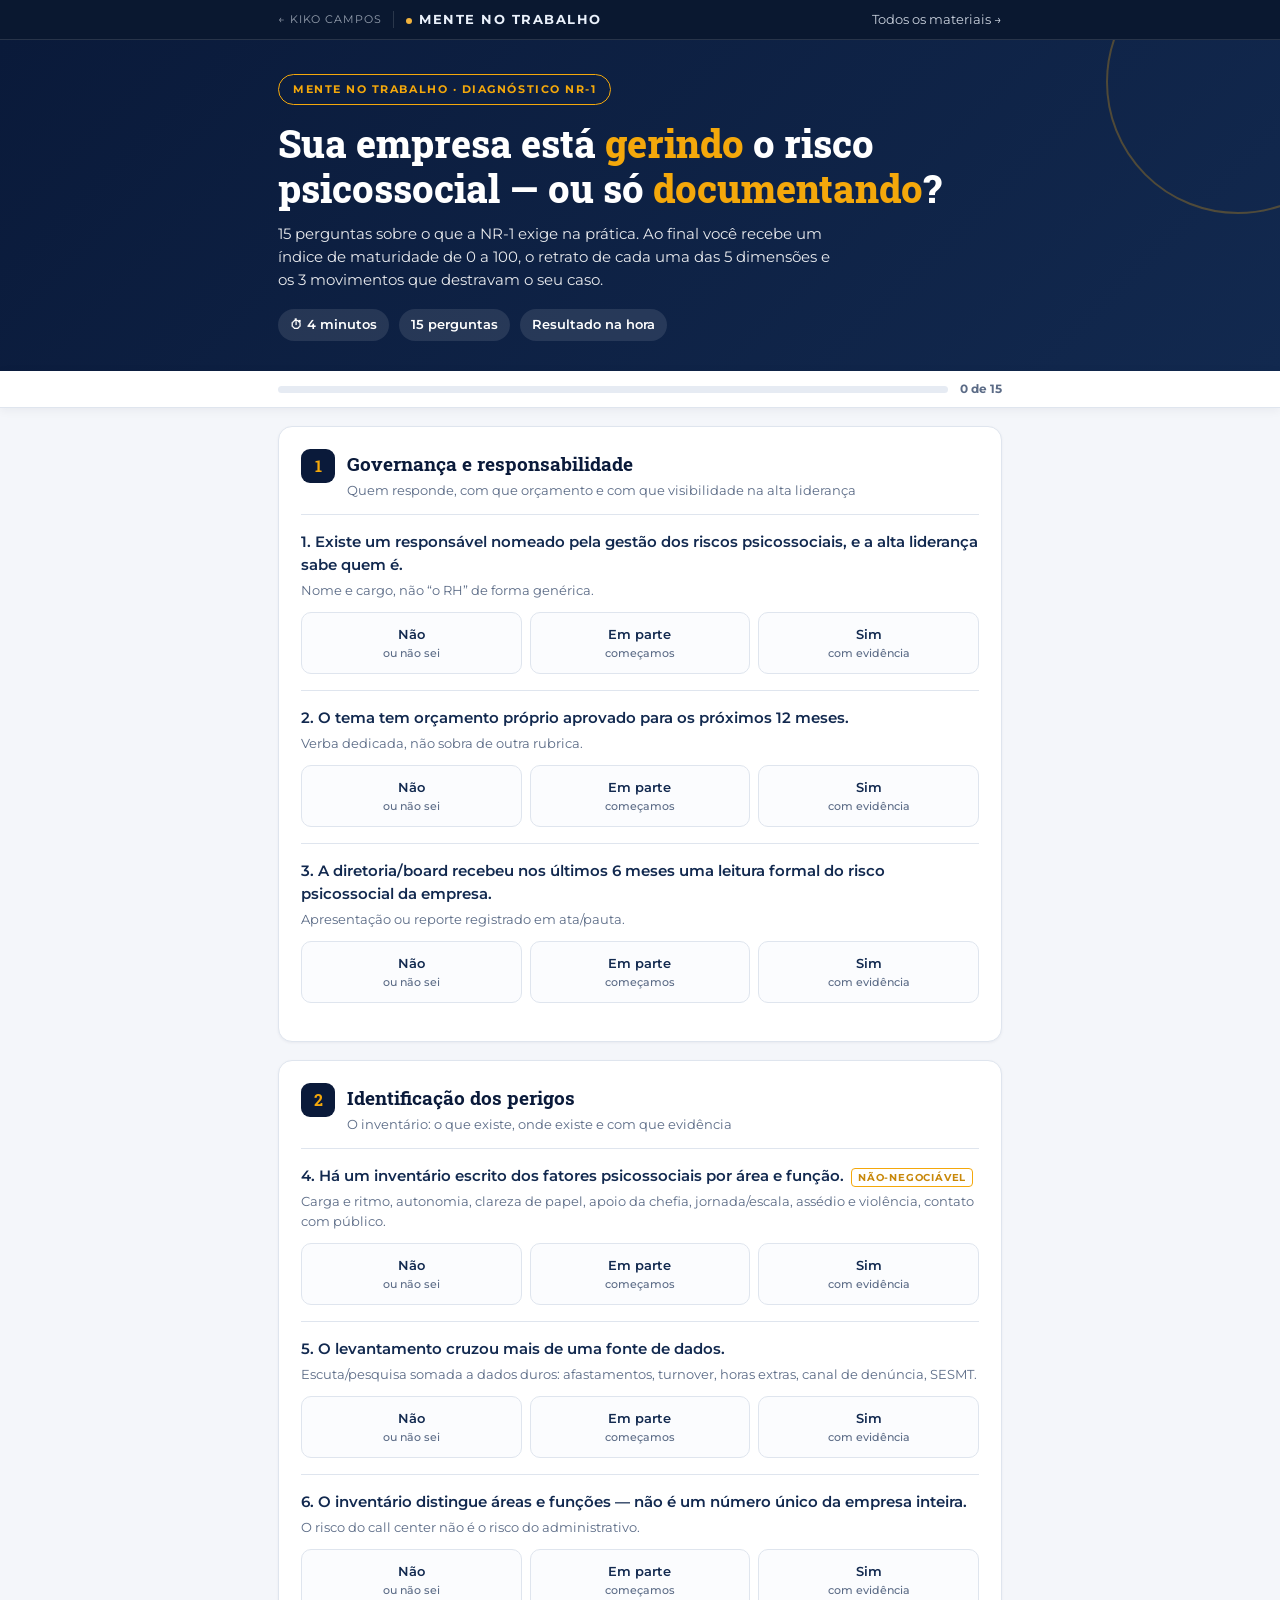
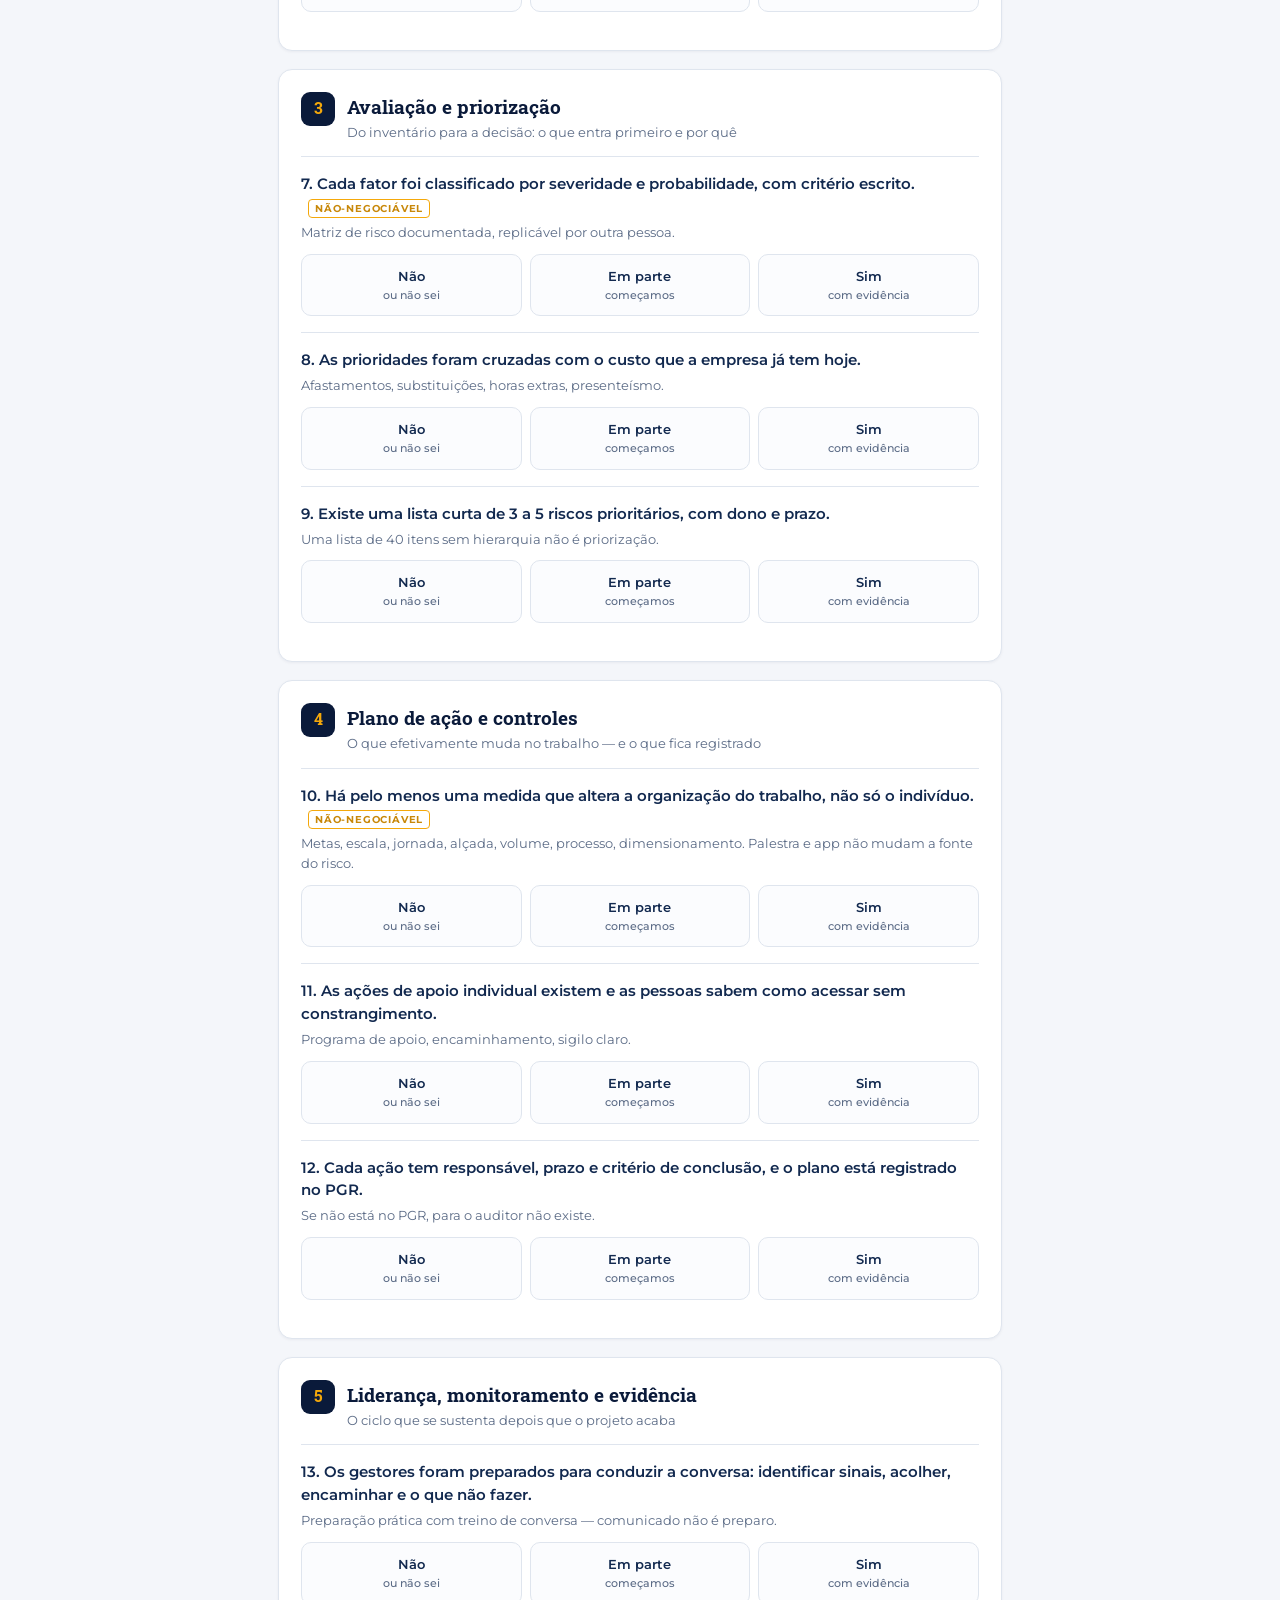
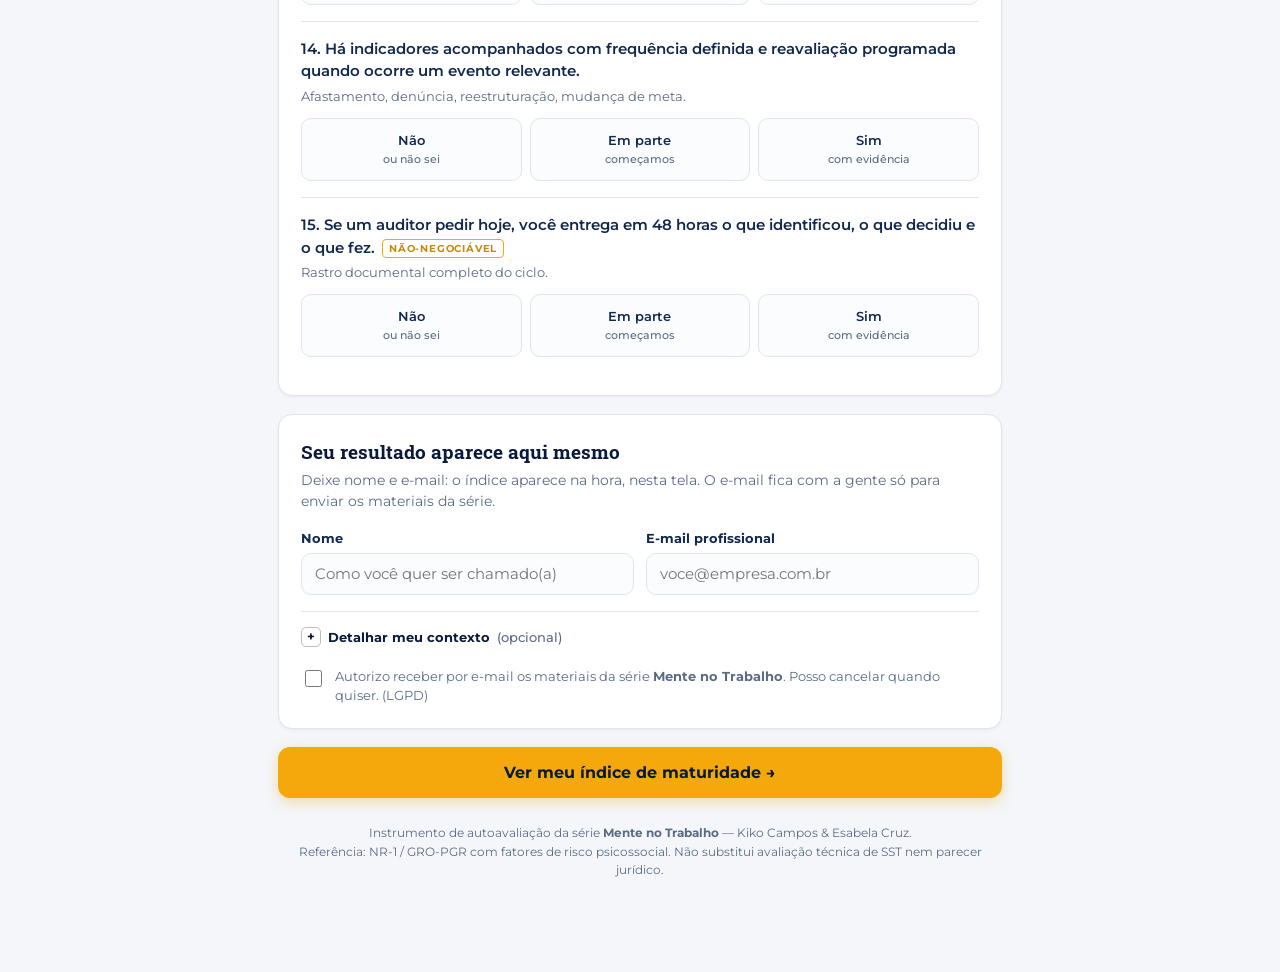
<file: checklist-nr1.html>
<!DOCTYPE html>
<html lang="pt-BR">
<head>
<meta charset="utf-8">
<meta name="viewport" content="width=device-width, initial-scale=1">
<title>Diagnóstico de Maturidade NR-1 · Riscos Psicossociais | Mente no Trabalho</title>
<meta name="description" content="15 perguntas, 4 minutos. Descubra o nível de maturidade da sua empresa na gestão de riscos psicossociais exigida pela NR-1 e receba um plano de 3 passos.">
<link rel="preconnect" href="https://fonts.googleapis.com">
<link rel="preconnect" href="https://fonts.gstatic.com" crossorigin>
<link href="https://fonts.googleapis.com/css2?family=Roboto+Slab:wght@500;700;800&family=Montserrat:wght@400;500;600;700&display=swap" rel="stylesheet">
<style>
:root{
  --navy:#0a1a3a; --navy2:#12294f; --amber:#f4a80b; --amber-d:#c8880a;
  --ink:#12294f; --muted:#5b6b86; --line:#dfe5ee; --bg:#f4f6fa; --white:#fff;
  --ok:#1e8e5a; --warn:#c8880a; --bad:#c0392b;
  --radius:14px;
}
*{box-sizing:border-box}
html,body{margin:0;padding:0}
body{
  font-family:'Montserrat',system-ui,-apple-system,Segoe UI,sans-serif;
  color:var(--ink); background:var(--bg); line-height:1.55; -webkit-font-smoothing:antialiased;
}
.wrap{max-width:760px;margin:0 auto;padding:0 18px 80px}

/* ---------- Cabeçalho ---------- */
header{
  background:linear-gradient(135deg,var(--navy) 0%,var(--navy2) 100%);
  color:#fff; padding:34px 0 30px; position:relative; overflow:hidden;
}
header:after{
  content:""; position:absolute; right:-90px; top:-90px; width:260px; height:260px;
  border:2px solid rgba(244,168,11,.28); border-radius:50%;
}
header .wrap{padding-bottom:0; position:relative; z-index:2}
.pill{
  display:inline-block; border:1.5px solid var(--amber); color:var(--amber);
  font-size:11px; font-weight:700; letter-spacing:.14em; text-transform:uppercase;
  padding:6px 14px; border-radius:999px; margin-bottom:16px;
}
h1{
  font-family:'Roboto Slab',Georgia,serif; font-weight:800; font-size:clamp(25px,5.2vw,38px);
  line-height:1.16; margin:0 0 12px;
}
h1 em{color:var(--amber); font-style:normal}
.sub{font-size:15px; opacity:.9; margin:0; max-width:56ch}
.meta{
  margin-top:18px; display:flex; gap:10px; flex-wrap:wrap;
  font-size:12.5px; font-weight:600;
}
.meta span{background:rgba(255,255,255,.1); padding:6px 12px; border-radius:999px}

/* ---------- Barra de progresso fixa ---------- */
.progress-bar{
  position:sticky; top:0; z-index:30; background:var(--white);
  border-bottom:1px solid var(--line); box-shadow:0 2px 10px rgba(10,26,58,.06);
}
.progress-bar .inner{max-width:760px;margin:0 auto;padding:9px 18px;display:flex;align-items:center;gap:12px}
.track{flex:1;height:7px;background:#e6ebf3;border-radius:99px;overflow:hidden}
.fill{height:100%;width:0;background:linear-gradient(90deg,var(--amber),var(--amber-d));transition:width .28s ease}
.pcount{font-size:12px;font-weight:700;color:var(--muted);white-space:nowrap}

/* ---------- Cartões ---------- */
.card{
  background:var(--white); border:1px solid var(--line); border-radius:var(--radius);
  padding:22px; margin:18px 0; box-shadow:0 1px 3px rgba(10,26,58,.05);
}
.card h2{
  font-family:'Roboto Slab',Georgia,serif; font-size:19px; margin:0 0 4px; color:var(--navy);
}
.card .hint{font-size:13.5px;color:var(--muted);margin:0 0 16px}
.dim-head{display:flex;align-items:flex-start;gap:12px;margin-bottom:14px}
.dim-num{
  flex:none;width:34px;height:34px;border-radius:9px;background:var(--navy);color:var(--amber);
  font-family:'Roboto Slab',serif;font-weight:700;font-size:16px;display:flex;align-items:center;justify-content:center;
}
.dim-head h2{margin:0}
.dim-head .dim-sub{font-size:12.5px;color:var(--muted);margin:2px 0 0}

/* ---------- Perguntas ---------- */
.q{padding:16px 0;border-top:1px solid var(--line)}
.q:first-of-type{border-top:none;padding-top:4px}
.q .txt{font-size:14.8px;font-weight:600;margin:0 0 4px;display:block}
.q .ex{font-size:12.8px;color:var(--muted);margin:0 0 11px}
.q .crit{
  display:inline-block;font-size:10px;font-weight:700;letter-spacing:.08em;text-transform:uppercase;
  color:var(--amber-d);border:1px solid var(--amber);border-radius:4px;padding:1px 6px;margin-left:7px;vertical-align:middle;
}
.opts{display:grid;grid-template-columns:repeat(3,1fr);gap:8px}
.opt{position:relative}
.opt input{position:absolute;opacity:0;width:0;height:0}
.opt span{
  display:block;text-align:center;padding:11px 6px;border:1.5px solid var(--line);border-radius:10px;
  font-size:13px;font-weight:600;cursor:pointer;background:#fbfcfe;transition:all .15s ease;user-select:none;
}
.opt span small{display:block;font-size:10.5px;font-weight:500;color:var(--muted);margin-top:2px}
.opt input:checked + span{
  border-color:var(--navy);background:var(--navy);color:#fff;box-shadow:0 3px 10px rgba(10,26,58,.2);
}
.opt input:checked + span small{color:rgba(255,255,255,.75)}
.opt input:focus-visible + span{outline:3px solid rgba(244,168,11,.5);outline-offset:2px}
.q.pending{background:#fff8e8;border-radius:10px;padding-left:12px;padding-right:12px;margin:0 -12px}

/* ---------- Identificação ---------- */
.field{margin-bottom:14px}
label.lbl{display:block;font-size:13px;font-weight:700;margin-bottom:5px}
input[type=text],input[type=email],select{
  width:100%;padding:11px 13px;border:1.5px solid var(--line);border-radius:10px;
  font-family:inherit;font-size:14.5px;color:var(--ink);background:#fbfcfe;
}
input:focus,select:focus{outline:none;border-color:var(--navy);background:#fff}
.row2{display:grid;grid-template-columns:1fr 1fr;gap:12px}
.mais{margin:2px 0 18px;border-top:1px solid rgba(10,24,48,.10);padding-top:12px}.mais>summary{cursor:pointer;list-style:none;font-size:13px;font-weight:700;color:var(--navy);display:inline-flex;align-items:center;gap:7px;padding:2px 0}.mais>summary::-webkit-details-marker{display:none}.mais>summary::before{content:"+";display:inline-grid;place-items:center;width:18px;height:18px;border:1px solid rgba(10,24,48,.28);border-radius:5px;font-weight:700;line-height:1}.mais[open]>summary::before{content:"–"}.mais>summary span{font-weight:500;color:var(--muted)}.mais>summary:hover{text-decoration:underline}.mais-in{padding-top:12px}.mais-in .hint{margin:0 0 12px}.consent{display:flex;gap:10px;align-items:flex-start;font-size:12.5px;color:var(--muted);margin-top:10px}
.consent input{margin-top:3px;width:17px;height:17px;flex:none;accent-color:var(--navy)}

/* ---------- Botões ---------- */
.btn{
  display:inline-flex;align-items:center;justify-content:center;gap:8px;width:100%;
  background:var(--amber);color:var(--navy);border:none;border-radius:12px;
  font-family:'Montserrat',sans-serif;font-weight:700;font-size:16px;padding:16px 22px;cursor:pointer;
  transition:transform .12s ease,box-shadow .12s ease; box-shadow:0 4px 14px rgba(244,168,11,.35);
}
.btn:hover{transform:translateY(-1px);box-shadow:0 7px 20px rgba(244,168,11,.42)}
.btn:disabled{opacity:.6;cursor:not-allowed;transform:none}
.btn.ghost{background:transparent;color:var(--navy);border:1.5px solid var(--navy);box-shadow:none;font-size:14px;padding:12px 18px}
.btn-row{display:grid;grid-template-columns:1fr 1fr;gap:10px;margin-top:14px}
.err{color:var(--bad);font-size:13px;font-weight:600;margin-top:10px;display:none}

/* ---------- Resultado ---------- */
#resultado{display:none}
.score-card{
  background:linear-gradient(135deg,var(--navy) 0%,var(--navy2) 100%);color:#fff;
  border-radius:var(--radius);padding:28px 24px;text-align:center;position:relative;overflow:hidden;
}
.score-card:after{content:"";position:absolute;left:-70px;bottom:-70px;width:200px;height:200px;border:2px solid rgba(244,168,11,.25);border-radius:50%}
.gauge{position:relative;width:170px;height:170px;margin:4px auto 14px}
.gauge svg{transform:rotate(-90deg)}
.gauge .val{
  position:absolute;inset:0;display:flex;flex-direction:column;align-items:center;justify-content:center;
}
.gauge .val b{font-family:'Roboto Slab',serif;font-size:44px;line-height:1}
.gauge .val small{font-size:11px;letter-spacing:.12em;text-transform:uppercase;opacity:.75;margin-top:2px}
.band{font-family:'Roboto Slab',serif;font-size:23px;font-weight:700;color:var(--amber);margin:0 0 8px}
.band-desc{font-size:14.5px;opacity:.92;margin:0;max-width:52ch;margin-inline:auto}
.alert{
  background:#fff4f2;border:1px solid #f3c6bd;border-left:4px solid var(--bad);
  border-radius:10px;padding:14px 16px;margin-top:16px;
}
.alert h3{margin:0 0 6px;font-size:14px;color:var(--bad);font-family:'Montserrat',sans-serif}
.alert ul{margin:0;padding-left:18px;font-size:13.3px}
.alert li{margin-bottom:4px}
.dims{margin-top:6px}
.dimrow{margin-bottom:14px}
.dimrow .top{display:flex;justify-content:space-between;font-size:13.5px;font-weight:600;margin-bottom:5px;gap:10px}
.dimrow .top span:last-child{white-space:nowrap;font-family:'Roboto Slab',serif}
.dbar{height:9px;background:#e6ebf3;border-radius:99px;overflow:hidden}
.dbar i{display:block;height:100%;border-radius:99px;transition:width .5s ease}
.tag{font-size:11px;font-weight:700;padding:2px 8px;border-radius:99px;margin-left:8px;vertical-align:middle}
.tag.f{background:#fdecea;color:var(--bad)}
.tag.m{background:#fdf3e0;color:var(--warn)}
.tag.o{background:#e8f5ee;color:var(--ok)}
.steps{counter-reset:s}
.step{display:flex;gap:14px;padding:15px 0;border-top:1px solid var(--line)}
.step:first-child{border-top:none}
.step .n{
  flex:none;width:30px;height:30px;border-radius:50%;background:var(--amber);color:var(--navy);
  font-weight:700;font-size:14px;display:flex;align-items:center;justify-content:center;font-family:'Roboto Slab',serif;
}
.step h4{margin:2px 0 4px;font-size:15px;font-family:'Roboto Slab',serif;color:var(--navy)}
.step p{margin:0;font-size:13.6px;color:#3d4d68}
.next{background:var(--navy);color:#fff;border-radius:var(--radius);padding:24px}
.next h2{font-family:'Roboto Slab',serif;font-size:20px;margin:0 0 8px;color:var(--amber)}
.next p{font-size:14.3px;margin:0 0 14px;opacity:.93}
.sent{font-size:12.5px;color:var(--muted);text-align:center;margin-top:12px}
.foot{font-size:11.8px;color:var(--muted);text-align:center;margin-top:26px;line-height:1.6}
.foot a{color:var(--navy2)}

@media (max-width:560px){
  .pill{font-size:9.5px;letter-spacing:.09em;padding:5px 11px;white-space:nowrap}
  header{padding:26px 0 24px}
  .opts{grid-template-columns:1fr;gap:7px}
  .opt span{text-align:left;padding:10px 14px}
  .opt span small{display:inline;margin-left:6px}
  .row2{grid-template-columns:1fr}
  .btn-row{grid-template-columns:1fr}
  .card{padding:18px 16px}
}
@media print{
  header,.progress-bar,#formulario,.next,.btn,.btn-row{display:none!important}
  body{background:#fff}
  .card{break-inside:avoid;box-shadow:none}
}

  /* ===== masthead de retorno (padrão do site) ===== */
  .sitebar{background:#0A1830;color:#EAF1FB;border-bottom:1px solid rgba(255,255,255,.12)}
  .sitebar .sb-in{max-width:760px;margin:0 auto;padding:10px 18px;display:flex;align-items:center;gap:12px;flex-wrap:wrap}
  .sitebar a{color:#EAF1FB;text-decoration:none}
  .sitebar .parent{font-size:11px;letter-spacing:.08em;text-transform:uppercase;opacity:.62;
    padding-right:12px;border-right:1px solid rgba(255,255,255,.22);white-space:nowrap}
  .sitebar .parent:hover{opacity:1}
  .sitebar .sb-brand{font-weight:700;letter-spacing:.12em;font-size:12.5px}
  .sitebar .sb-brand .dot{display:inline-block;width:6px;height:6px;border-radius:50%;background:#F2B33D;margin-right:7px;vertical-align:middle}
  .sitebar .sb-back{margin-left:auto;font-size:12.5px;opacity:.85;white-space:nowrap}
  .sitebar .sb-back:hover{opacity:1;text-decoration:underline}
  @media print{.sitebar{display:none}}
  @media(max-width:520px){.sitebar .parent{font-size:10px}.sitebar .sb-back{font-size:11.5px}}


@media(max-width:600px){header:after{right:-150px;top:-150px;opacity:.6}}
h1,h2{text-wrap:balance}
</style>
</head>
<body>
<div class="sitebar">
  <div class="sb-in">
    <a class="parent" href="https://kikocampos.com">&larr; kiko campos</a>
    <a class="sb-brand" href="/"><span class="dot"></span>MENTE NO TRABALHO</a>
    <a class="sb-back" href="/#materiais">Todos os materiais &rarr;</a>
  </div>
</div>


<header>
  <div class="wrap">
    <div class="pill">Mente no Trabalho · Diagnóstico NR‑1</div>
    <h1>Sua empresa está <em>gerindo</em> o risco psicossocial — ou só <em>documentando</em>?</h1>
    <p class="sub">15 perguntas sobre o que a NR‑1 exige na prática. Ao final você recebe um índice de maturidade de 0 a 100, o retrato de cada uma das 5 dimensões e os 3 movimentos que destravam o seu caso.</p>
    <div class="meta"><span>⏱ 4 minutos</span><span>15 perguntas</span><span>Resultado na hora</span></div>
  </div>
</header>

<div class="progress-bar">
  <div class="inner">
    <div class="track"><div class="fill" id="fill"></div></div>
    <div class="pcount" id="pcount">0 de 15</div>
  </div>
</div>

<div class="wrap">
  <form id="formulario" novalidate>

    <div class="card" id="dims"></div>

    <!-- Identificação -->
    <div class="card">
      <h2>Seu resultado aparece aqui mesmo</h2>
      <p class="hint">Deixe nome e e-mail: o índice aparece na hora, nesta tela. O e-mail fica com a gente só para enviar os materiais da série.</p>
      <div class="row2">
        <div class="field">
          <label class="lbl" for="nome">Nome</label>
          <input type="text" id="nome" name="nome" autocomplete="name" placeholder="Como você quer ser chamado(a)">
        </div>
        <div class="field">
          <label class="lbl" for="email">E-mail profissional</label>
          <input type="email" id="email" name="email" autocomplete="email" placeholder="voce@empresa.com.br">
        </div>
      </div>

      <details class="mais">
        <summary>Detalhar meu contexto <span>(opcional)</span></summary>
        <div class="mais-in">
          <p class="hint">Só para calibrarmos as recomendações. Nada aqui muda o seu índice.</p>
          <div class="row2">
            <div class="field">
              <label class="lbl" for="empresa">Empresa</label>
              <input type="text" id="empresa" name="empresa" autocomplete="organization" placeholder="Opcional">
            </div>
            <div class="field">
              <label class="lbl" for="porte">Porte</label>
              <select id="porte" name="porte">
                <option value="">Selecione</option>
                <option>Até 100 pessoas</option>
                <option>101 a 500</option>
                <option>501 a 2.000</option>
                <option>2.001 a 10.000</option>
                <option>Mais de 10.000</option>
              </select>
            </div>
          </div>
          <div class="row2">
            <div class="field">
              <label class="lbl" for="papel">Seu papel</label>
              <select id="papel" name="papel">
                <option value="">Selecione</option>
                <option>RH / Gente e Gestão</option>
                <option>SESMT / Saúde e Segurança</option>
                <option>Liderança de área</option>
                <option>Diretoria / C-level</option>
                <option>Consultoria / Autônomo</option>
                <option>Outro</option>
              </select>
            </div>
            <div class="field">
              <label class="lbl" for="setor">Setor</label>
              <input type="text" id="setor" name="setor" placeholder="Opcional">
            </div>
          </div>
        </div>
      </details>

      <label class="consent">
        <input type="checkbox" id="consent">
        <span>Autorizo receber por e-mail os materiais da série <b>Mente no Trabalho</b>. Posso cancelar quando quiser. (LGPD)</span>
      </label>
    </div>

    <button type="submit" class="btn" id="submitBtn">Ver meu índice de maturidade →</button>
    <div class="err" id="erro"></div>
  </form>

  <!-- ---------- RESULTADO ---------- -->
  <div id="resultado">
    <div class="score-card">
      <div class="gauge">
        <svg width="170" height="170" viewBox="0 0 170 170">
          <circle cx="85" cy="85" r="72" fill="none" stroke="rgba(255,255,255,.15)" stroke-width="13"></circle>
          <circle id="arc" cx="85" cy="85" r="72" fill="none" stroke="#f4a80b" stroke-width="13"
                  stroke-linecap="round" stroke-dasharray="452" stroke-dashoffset="452"
                  style="transition:stroke-dashoffset 1s ease"></circle>
        </svg>
        <div class="val"><b id="scoreNum">0</b><small>de 100</small></div>
      </div>
      <p class="band" id="bandName"></p>
      <p class="band-desc" id="bandDesc"></p>
    </div>

    <div id="alertBox"></div>

    <div class="card">
      <h2>O retrato por dimensão</h2>
      <p class="hint">A maturidade real é a do elo mais fraco — não a média. Comece pelo vermelho.</p>
      <div class="dims" id="dimBars"></div>
    </div>

    <div class="card">
      <h2>Seus 3 próximos movimentos</h2>
      <p class="hint">Gerados a partir das suas duas dimensões mais frágeis.</p>
      <div class="steps" id="stepList"></div>
    </div>

    <div class="next">
      <h2>E o passo que quase todo mundo pula</h2>
      <p id="bridge"></p>
      <p style="font-size:13.5px;opacity:.85;margin:0">Transformar esse diagnóstico em três contas que o board entende: <b>o que você já paga</b> (afastamento), <b>o que paga duas vezes</b> (turnover evitável) e <b>o que paga sem ver</b> (presenteísmo).</p>
    </div>

    <div class="btn-row">
      <button class="btn ghost" onclick="window.print()">Salvar em PDF</button>
      <button class="btn ghost" id="copiar">Copiar resumo</button>
    </div>
    <p class="sent" id="statusEnvio"></p>
  </div>

  <p class="foot">
    Instrumento de autoavaliação da série <b>Mente no Trabalho</b> — Kiko Campos &amp; Esabela Cruz.<br>
    Referência: NR‑1 / GRO-PGR com fatores de risco psicossocial. Não substitui avaliação técnica de SST nem parecer jurídico.
  </p>
</div>

<script>
/* =====================================================================
   CONFIGURAÇÃO — coletor: Google Forms "Checklist NR-1 — Mente no Trabalho"
   ---------------------------------------------------------------------
   As respostas caem na planilha:
   docs.google.com/spreadsheets/d/1nXUwnTozd-tn3DSlj18DdEfcuNhnDpz5_RnqApMc0Q0
   Editar o formulário:
   docs.google.com/forms/d/1ffgTkMOpY-yXZisIre4EJb7GgterMJSHpIPfIYoq2SU/edit
   ===================================================================== */
const CONFIG = {
  endpoint: "https://docs.google.com/forms/d/e/1FAIpQLSfVjyxgIf_QFjFq6lx_c8Xu4YWGAEGHZ489-Q_BDhUogNTrJw/formResponse",
  campos: {
    nome:    "entry.648302113",
    email:   "entry.1781685496",
    empresa: "entry.913744440",
    indice:  "entry.1726039738",
    faixa:   "entry.1103492851",
    detalhe: "entry.496534665"
  }
};

/* ---------- Instrumento ---------- */
const DIMENSOES = [
  {
    id:"gov", nome:"Governança e responsabilidade",
    sub:"Quem responde, com que orçamento e com que visibilidade na alta liderança",
    itens:[
      {t:"Existe um responsável nomeado pela gestão dos riscos psicossociais, e a alta liderança sabe quem é.", e:"Nome e cargo, não “o RH” de forma genérica."},
      {t:"O tema tem orçamento próprio aprovado para os próximos 12 meses.", e:"Verba dedicada, não sobra de outra rubrica."},
      {t:"A diretoria/board recebeu nos últimos 6 meses uma leitura formal do risco psicossocial da empresa.", e:"Apresentação ou reporte registrado em ata/pauta."}
    ]
  },
  {
    id:"ident", nome:"Identificação dos perigos",
    sub:"O inventário: o que existe, onde existe e com que evidência",
    itens:[
      {t:"Há um inventário escrito dos fatores psicossociais por área e função.", e:"Carga e ritmo, autonomia, clareza de papel, apoio da chefia, jornada/escala, assédio e violência, contato com público.", crit:true, falha:"Sem inventário escrito dos fatores psicossociais — é a base de todo o ciclo da NR-1."},
      {t:"O levantamento cruzou mais de uma fonte de dados.", e:"Escuta/pesquisa somada a dados duros: afastamentos, turnover, horas extras, canal de denúncia, SESMT."},
      {t:"O inventário distingue áreas e funções — não é um número único da empresa inteira.", e:"O risco do call center não é o risco do administrativo."}
    ]
  },
  {
    id:"aval", nome:"Avaliação e priorização",
    sub:"Do inventário para a decisão: o que entra primeiro e por quê",
    itens:[
      {t:"Cada fator foi classificado por severidade e probabilidade, com critério escrito.", e:"Matriz de risco documentada, replicável por outra pessoa.", crit:true, falha:"Sem classificação de severidade × probabilidade — não há como justificar prioridade nem decisão."},
      {t:"As prioridades foram cruzadas com o custo que a empresa já tem hoje.", e:"Afastamentos, substituições, horas extras, presenteísmo."},
      {t:"Existe uma lista curta de 3 a 5 riscos prioritários, com dono e prazo.", e:"Uma lista de 40 itens sem hierarquia não é priorização."}
    ]
  },
  {
    id:"acao", nome:"Plano de ação e controles",
    sub:"O que efetivamente muda no trabalho — e o que fica registrado",
    itens:[
      {t:"Há pelo menos uma medida que altera a organização do trabalho, não só o indivíduo.", e:"Metas, escala, jornada, alçada, volume, processo, dimensionamento. Palestra e app não mudam a fonte do risco.", crit:true, falha:"Nenhuma medida atua na fonte do risco — só no indivíduo. É o erro mais caro e mais comum."},
      {t:"As ações de apoio individual existem e as pessoas sabem como acessar sem constrangimento.", e:"Programa de apoio, encaminhamento, sigilo claro."},
      {t:"Cada ação tem responsável, prazo e critério de conclusão, e o plano está registrado no PGR.", e:"Se não está no PGR, para o auditor não existe."}
    ]
  },
  {
    id:"monit", nome:"Liderança, monitoramento e evidência",
    sub:"O ciclo que se sustenta depois que o projeto acaba",
    itens:[
      {t:"Os gestores foram preparados para conduzir a conversa: identificar sinais, acolher, encaminhar e o que não fazer.", e:"Preparação prática com treino de conversa — comunicado não é preparo."},
      {t:"Há indicadores acompanhados com frequência definida e reavaliação programada quando ocorre um evento relevante.", e:"Afastamento, denúncia, reestruturação, mudança de meta."},
      {t:"Se um auditor pedir hoje, você entrega em 48 horas o que identificou, o que decidiu e o que fez.", e:"Rastro documental completo do ciclo.", crit:true, falha:"Sem rastro documental pronto — o que não está registrado, para o fiscal e para o juiz, não aconteceu."}
    ]
  }
];

const OPCOES = [
  {v:0, l:"Não", s:"ou não sei"},
  {v:1, l:"Em parte", s:"começamos"},
  {v:2, l:"Sim", s:"com evidência"}
];

const FAIXAS = [
  {min:0,  max:34,  nome:"Zona de exposição", cor:"#c0392b",
   desc:"Existe preocupação com o tema, mas ainda não existe sistema. Hoje a empresa está exposta em dois flancos ao mesmo tempo: o humano e o documental — e nenhum dos dois se resolve com uma campanha.",
   bridge:"No seu estágio, o board não vai aprovar um programa. Vai aprovar a redução de uma perda que já está acontecendo."},
  {min:35, max:59,  nome:"Formal no papel", cor:"#c8880a",
   desc:"Há documentação em construção, mas a prática ainda não mudou o trabalho de ninguém. É o estágio mais arriscado: dá a sensação de conformidade sem a proteção que ela deveria trazer.",
   bridge:"Você já tem o que mostrar. Falta traduzir: o mesmo material, lido em reais, muda quem senta na mesa com você."},
  {min:60, max:79,  nome:"Estruturado", cor:"#1e8e5a",
   desc:"O ciclo existe e roda: você identifica, prioriza, age e registra. O que separa você do próximo nível é consistência entre áreas e a qualidade da evidência ao longo do tempo.",
   bridge:"Nesse ponto o gargalo deixa de ser técnico e vira orçamentário. Quem sustenta o ciclo é quem consegue defendê-lo em número."},
  {min:80, max:100, nome:"Integrado ao negócio", cor:"#1e8e5a",
   desc:"A gestão do risco psicossocial está viva, distribuída na liderança e sustentada por evidência. Seu desafio agora é outro: manter a conversa no nível da decisão de negócio, não da conformidade.",
   bridge:"Empresas neste estágio ganham quando param de defender o programa e passam a reportar a linha de resultado que ele protege."}
];

const RECOMENDACOES = {
  gov:{t:"Nomeie o dono e leve o risco à mesa da diretoria",
       p:"Sem um responsável com nome, cargo e orçamento, o tema volta a ser tarefa de todo mundo — ou seja, de ninguém. Defina o dono nesta semana e coloque uma leitura do risco psicossocial na próxima pauta de diretoria, com uma página só."},
  ident:{t:"Feche o inventário por área e função",
       p:"Comece pelas 3 áreas de maior sinal (afastamento, turnover, horas extras) e mapeie os fatores nessas áreas antes de tentar a empresa inteira. Cruze escuta com dado duro: o que as pessoas dizem e o que os números já mostram."},
  aval:{t:"Escreva o critério de severidade e probabilidade",
       p:"Um risco sem classificação documentada não sustenta decisão nem auditoria. Defina a matriz, aplique nos fatores levantados e feche numa lista curta de 3 a 5 prioridades com dono e prazo."},
  acao:{t:"Escolha uma medida que mude o trabalho, não só a pessoa",
       p:"Apoio individual é necessário e insuficiente. Selecione um fator prioritário e altere a fonte: meta, escala, volume, alçada ou processo. Registre a ação no PGR com responsável, prazo e critério de conclusão."},
  monit:{t:"Prepare a liderança e monte o rastro de evidência",
       p:"O gestor direto é onde o risco vira experiência real. Prepare a conversa (identificar, acolher, encaminhar, o que não fazer) e organize a pasta de evidências: o que você identificou, o que decidiu, o que fez e o que mudou."}
};

/* ---------- Render ---------- */
let idx = 0;
const container = document.getElementById("dims");
const total = DIMENSOES.reduce((a,d)=>a+d.itens.length,0);

DIMENSOES.forEach((dim,di)=>{
  const bloco = document.createElement("div");
  bloco.className = "card";
  bloco.innerHTML = `<div class="dim-head">
      <div class="dim-num">${di+1}</div>
      <div><h2>${dim.nome}</h2><p class="dim-sub">${dim.sub}</p></div>
    </div>`;
  dim.itens.forEach((it,ii)=>{
    idx++;
    const name = `${dim.id}_${ii}`;
    const q = document.createElement("div");
    q.className = "q";
    q.dataset.name = name;
    q.innerHTML = `<span class="txt">${idx}. ${it.t}${it.crit?'<span class="crit">não-negociável</span>':''}</span>
      <p class="ex">${it.e}</p>
      <div class="opts">${OPCOES.map(o=>`
        <label class="opt"><input type="radio" name="${name}" value="${o.v}">
        <span>${o.l}<small>${o.s}</small></span></label>`).join("")}</div>`;
    bloco.appendChild(q);
  });
  container.parentNode.insertBefore(bloco, container);
});
container.remove();

/* ---------- Progresso ---------- */
function atualizaProgresso(){
  const respondidas = document.querySelectorAll('input[type=radio]:checked').length;
  document.getElementById("fill").style.width = (respondidas/total*100)+"%";
  document.getElementById("pcount").textContent = respondidas+" de "+total;
}
document.addEventListener("change", e=>{
  if(e.target.type==="radio"){
    atualizaProgresso();
    const q = e.target.closest(".q");
    if(q) q.classList.remove("pending");
  }
});

/* ---------- Cálculo ---------- */
function calcular(){
  const porDim = [], criticosFalhos = [], respostas = {};
  let soma = 0, max = 0;
  DIMENSOES.forEach(dim=>{
    let s = 0, m = 0;
    dim.itens.forEach((it,ii)=>{
      const el = document.querySelector(`input[name="${dim.id}_${ii}"]:checked`);
      const v = el ? parseInt(el.value,10) : 0;
      s += v; m += 2;
      respostas[`${dim.nome} — ${it.t}`] = OPCOES.find(o=>o.v===v).l;
      if(it.crit && v===0) criticosFalhos.push(it.falha || it.t);
    });
    porDim.push({id:dim.id, nome:dim.nome, pct:Math.round(s/m*100), pts:s, max:m});
    soma += s; max += m;
  });
  const score = Math.round(soma/max*100);
  const faixa = FAIXAS.find(f=>score>=f.min && score<=f.max);
  return {score, faixa, porDim, criticosFalhos, respostas, soma, max};
}

function corPct(p){ return p<40 ? "#c0392b" : p<70 ? "#c8880a" : "#1e8e5a"; }
function tagPct(p){ return p<40 ? '<span class="tag f">frágil</span>' : p<70 ? '<span class="tag m">em construção</span>' : '<span class="tag o">consistente</span>'; }

/* ---------- Exibição ---------- */
function mostrar(r){
  document.getElementById("formulario").style.display="none";
  document.querySelector("header h1").innerHTML = "Seu diagnóstico de <em>maturidade NR-1</em>";
  document.querySelector("header .sub").textContent = "Guarde esta tela: ela é o ponto de partida da conversa com a sua liderança.";
  document.querySelector("header .meta").style.display="none";
  document.querySelector(".progress-bar").style.display="none";
  document.getElementById("resultado").style.display="block";

  document.getElementById("scoreNum").textContent = r.score;
  document.getElementById("bandName").textContent = r.faixa.nome;
  document.getElementById("bandDesc").textContent = r.faixa.desc;
  document.getElementById("bridge").textContent = r.faixa.bridge;
  setTimeout(()=>{ document.getElementById("arc").style.strokeDashoffset = 452 - (452*r.score/100); },120);

  if(r.criticosFalhos.length){
    document.getElementById("alertBox").innerHTML =
      `<div class="alert"><h3>Atenção: ${r.criticosFalhos.length} item(ns) não-negociável(is) em zero</h3>
       <ul>${r.criticosFalhos.map(c=>`<li>${c}</li>`).join("")}</ul>
       <p style="font-size:12.8px;margin:8px 0 0;color:#5b6b86">Independentemente da sua pontuação geral, estes pontos são os que aparecem primeiro numa fiscalização e numa crise. Trate-os antes de ampliar qualquer programa.</p></div>`;
  }

  document.getElementById("dimBars").innerHTML = r.porDim.map(d=>`
    <div class="dimrow">
      <div class="top"><span>${d.nome}${tagPct(d.pct)}</span><span>${d.pct}%</span></div>
      <div class="dbar"><i style="width:${d.pct}%;background:${corPct(d.pct)}"></i></div>
    </div>`).join("");

  const ordenadas = [...r.porDim].sort((a,b)=>a.pct-b.pct);
  const passos = ordenadas[0].pct >= 80
    ? [{t:"Passe de conformidade para leitura de negócio",
        p:"Seu ciclo está de pé. O próximo salto é reportar à diretoria não o que o programa faz, mas a perda que ele evita: afastamento, turnover evitável e presenteísmo em reais, com série histórica."},
       {t:"Teste a consistência entre áreas",
        p:"Escolha duas áreas de perfil oposto (operação e corporativo) e refaça o diagnóstico separadamente. Maturidade média alta costuma esconder um bolsão frágil que só aparece na abertura por área."}]
    : ordenadas.slice(0,2).map(f=>RECOMENDACOES[f.id]);
  passos.push({t:"Coloque data na próxima revisão",
    p:"Marque agora, no calendário, a revisão do ciclo em 90 dias — com os mesmos 15 pontos. Maturidade em risco psicossocial não se conquista num projeto; se sustenta numa cadência."});
  document.getElementById("stepList").innerHTML = passos.map((p,i)=>`
    <div class="step"><div class="n">${i+1}</div><div><h4>${p.t}</h4><p>${p.p}</p></div></div>`).join("");

  window.scrollTo({top:0, behavior:"smooth"});

  document.getElementById("copiar").onclick = ()=>{
    const txt = `Diagnóstico de Maturidade NR-1 — Mente no Trabalho\n`+
      `Índice: ${r.score}/100 — ${r.faixa.nome}\n\n`+
      r.porDim.map(d=>`• ${d.nome}: ${d.pct}%`).join("\n")+
      (r.criticosFalhos.length?`\n\nNão-negociáveis em zero:\n`+r.criticosFalhos.map(c=>"- "+c).join("\n"):"")+
      `\n\nPróximos passos:\n`+passos.map((p,i)=>`${i+1}. ${p.t}`).join("\n");
    navigator.clipboard.writeText(txt).then(()=>{
      document.getElementById("copiar").textContent = "Copiado ✓";
      setTimeout(()=>document.getElementById("copiar").textContent="Copiar resumo",2200);
    });
  };
}

/* ---------- Envio ---------- */
async function enviar(r){
  const st = document.getElementById("statusEnvio");
  st.textContent = "Registrando o seu resultado…";

  const v = id => (document.getElementById(id).value || "").trim();
  const detalhe = [
    "Dimensões: " + r.porDim.map(d=>`${d.nome} ${d.pct}%`).join(" · "),
    "Não-negociáveis em zero: " + (r.criticosFalhos.length ? r.criticosFalhos.length + " (" + r.criticosFalhos.join(" | ") + ")" : "nenhum"),
    "Pontos: " + r.soma + "/" + r.max,
    "Porte: " + (v("porte")||"-") + " · Papel: " + (v("papel")||"-") + " · Setor: " + (v("setor")||"-"),
    "Respostas: " + DIMENSOES.map(dim=>dim.id + ":" + dim.itens.map((it,ii)=>{
      const el = document.querySelector(`input[name="${dim.id}_${ii}"]:checked`);
      return el ? el.value : "-";
    }).join("")).join(" "),
    "Origem: " + location.href
  ].join(" || ");

  const dados = new URLSearchParams();
  dados.append(CONFIG.campos.nome, v("nome"));
  dados.append(CONFIG.campos.email, v("email"));
  dados.append(CONFIG.campos.empresa, v("empresa"));
  dados.append(CONFIG.campos.indice, String(r.score));
  dados.append(CONFIG.campos.faixa, r.faixa.nome);
  dados.append(CONFIG.campos.detalhe, detalhe);

  try{
    await fetch(CONFIG.endpoint, {
      method:"POST", mode:"no-cors",
      headers:{"Content-Type":"application/x-www-form-urlencoded"},
      body: dados.toString()
    });
    st.textContent = "✓ Diagnóstico registrado. O seu resultado completo está aqui embaixo — use “Salvar em PDF” para guardar.";
  }catch(e){
    st.textContent = "Não conseguimos registrar agora — use “Salvar em PDF” para guardar o seu resultado.";
  }
}

/* ---------- Submit ---------- */
document.getElementById("formulario").addEventListener("submit", ev=>{
  ev.preventDefault();
  const erro = document.getElementById("erro");
  erro.style.display="none";
  document.querySelectorAll(".q").forEach(q=>q.classList.remove("pending"));

  const faltantes = [...document.querySelectorAll(".q")].filter(q=>!document.querySelector(`input[name="${q.dataset.name}"]:checked`));
  const nome = document.getElementById("nome").value.trim();
  const email = document.getElementById("email").value.trim();
  const okEmail = /^[^\s@]+@[^\s@]+\.[^\s@]{2,}$/.test(email);

  if(faltantes.length){
    faltantes.forEach(q=>q.classList.add("pending"));
    erro.textContent = `Faltam ${faltantes.length} resposta(s) — os itens pendentes estão destacados.`;
    erro.style.display="block";
    faltantes[0].scrollIntoView({behavior:"smooth", block:"center"});
    return;
  }
  if(!nome || !okEmail){
    erro.textContent = "Preencha nome e um e-mail válido para ver o seu índice.";
    erro.style.display="block";
    document.getElementById(nome?"email":"nome").focus();
    return;
  }
  if(!document.getElementById("consent").checked){
    erro.textContent = "Marque o aceite de contato (LGPD) para ver o seu índice.";
    erro.style.display="block";
    return;
  }

  const r = calcular();
  mostrar(r);
  enviar(r);
});

atualizaProgresso();
</script>
</body>
</html>
</file>
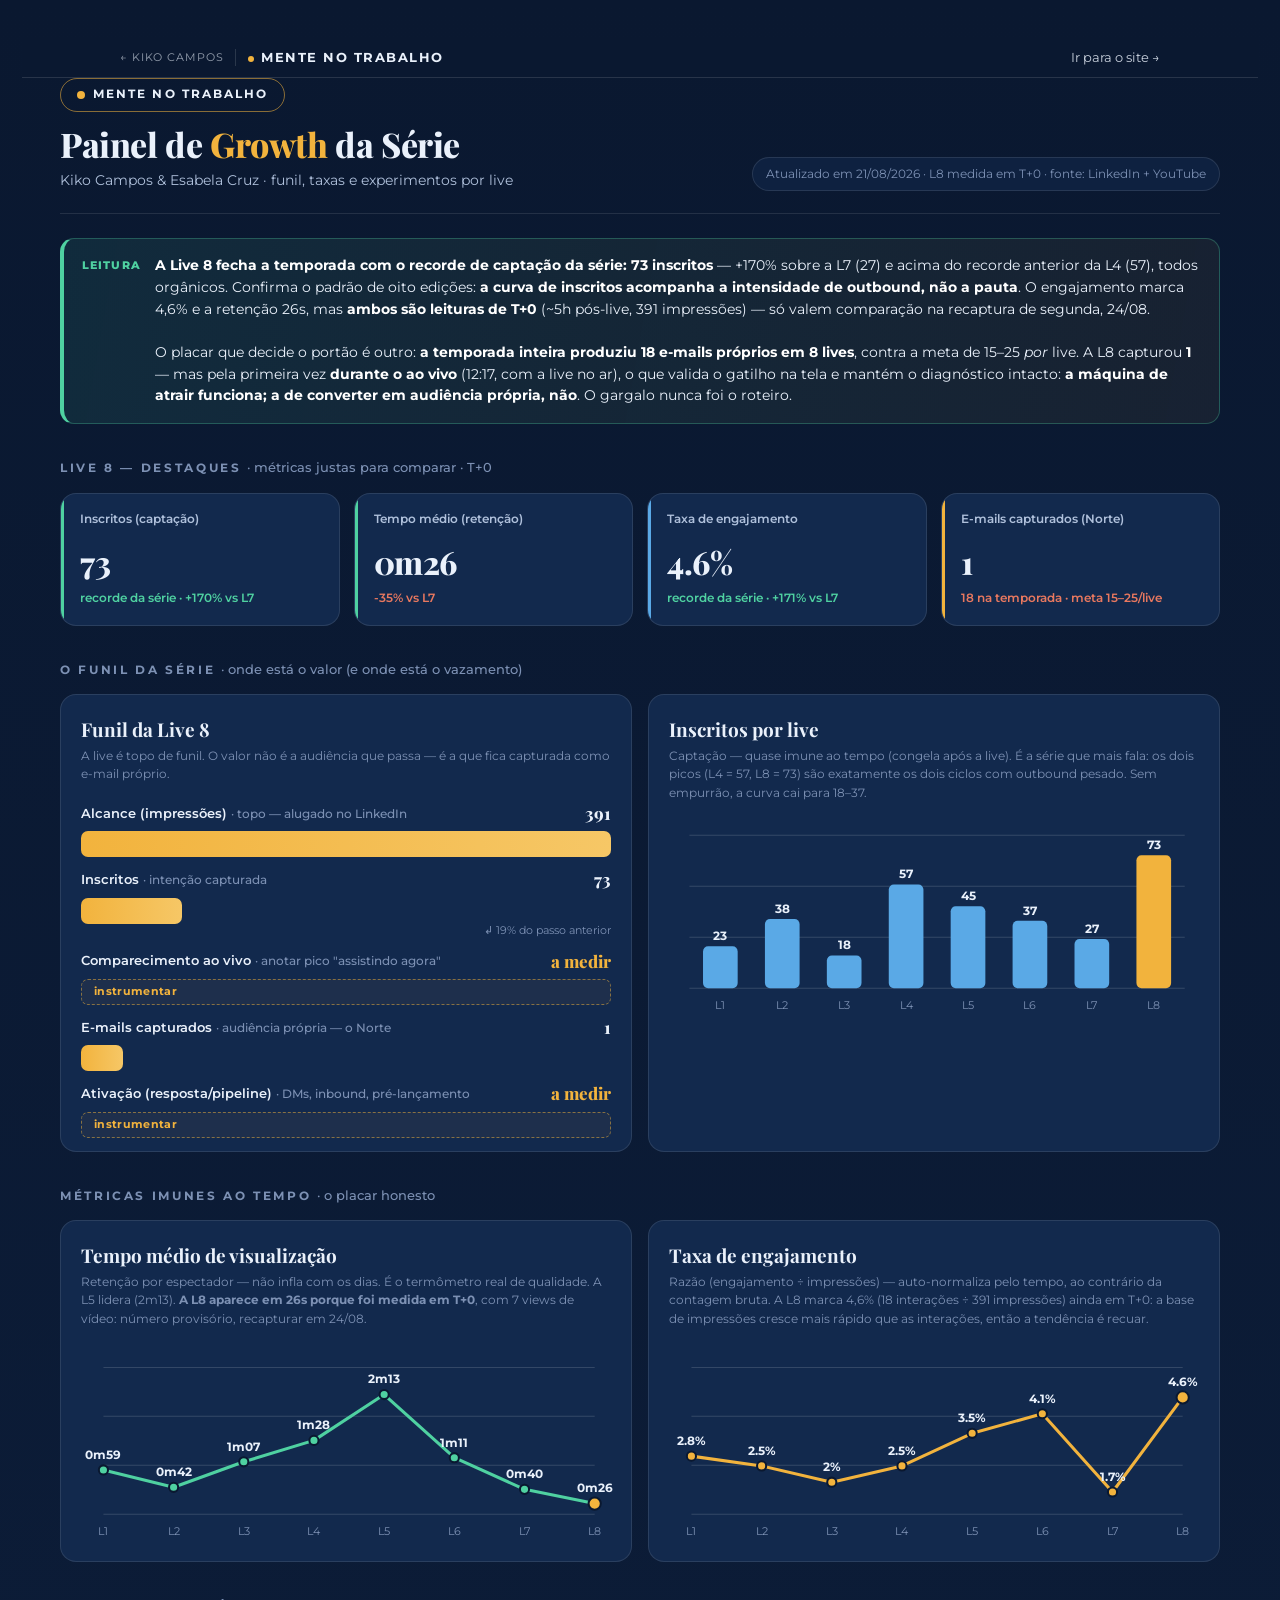
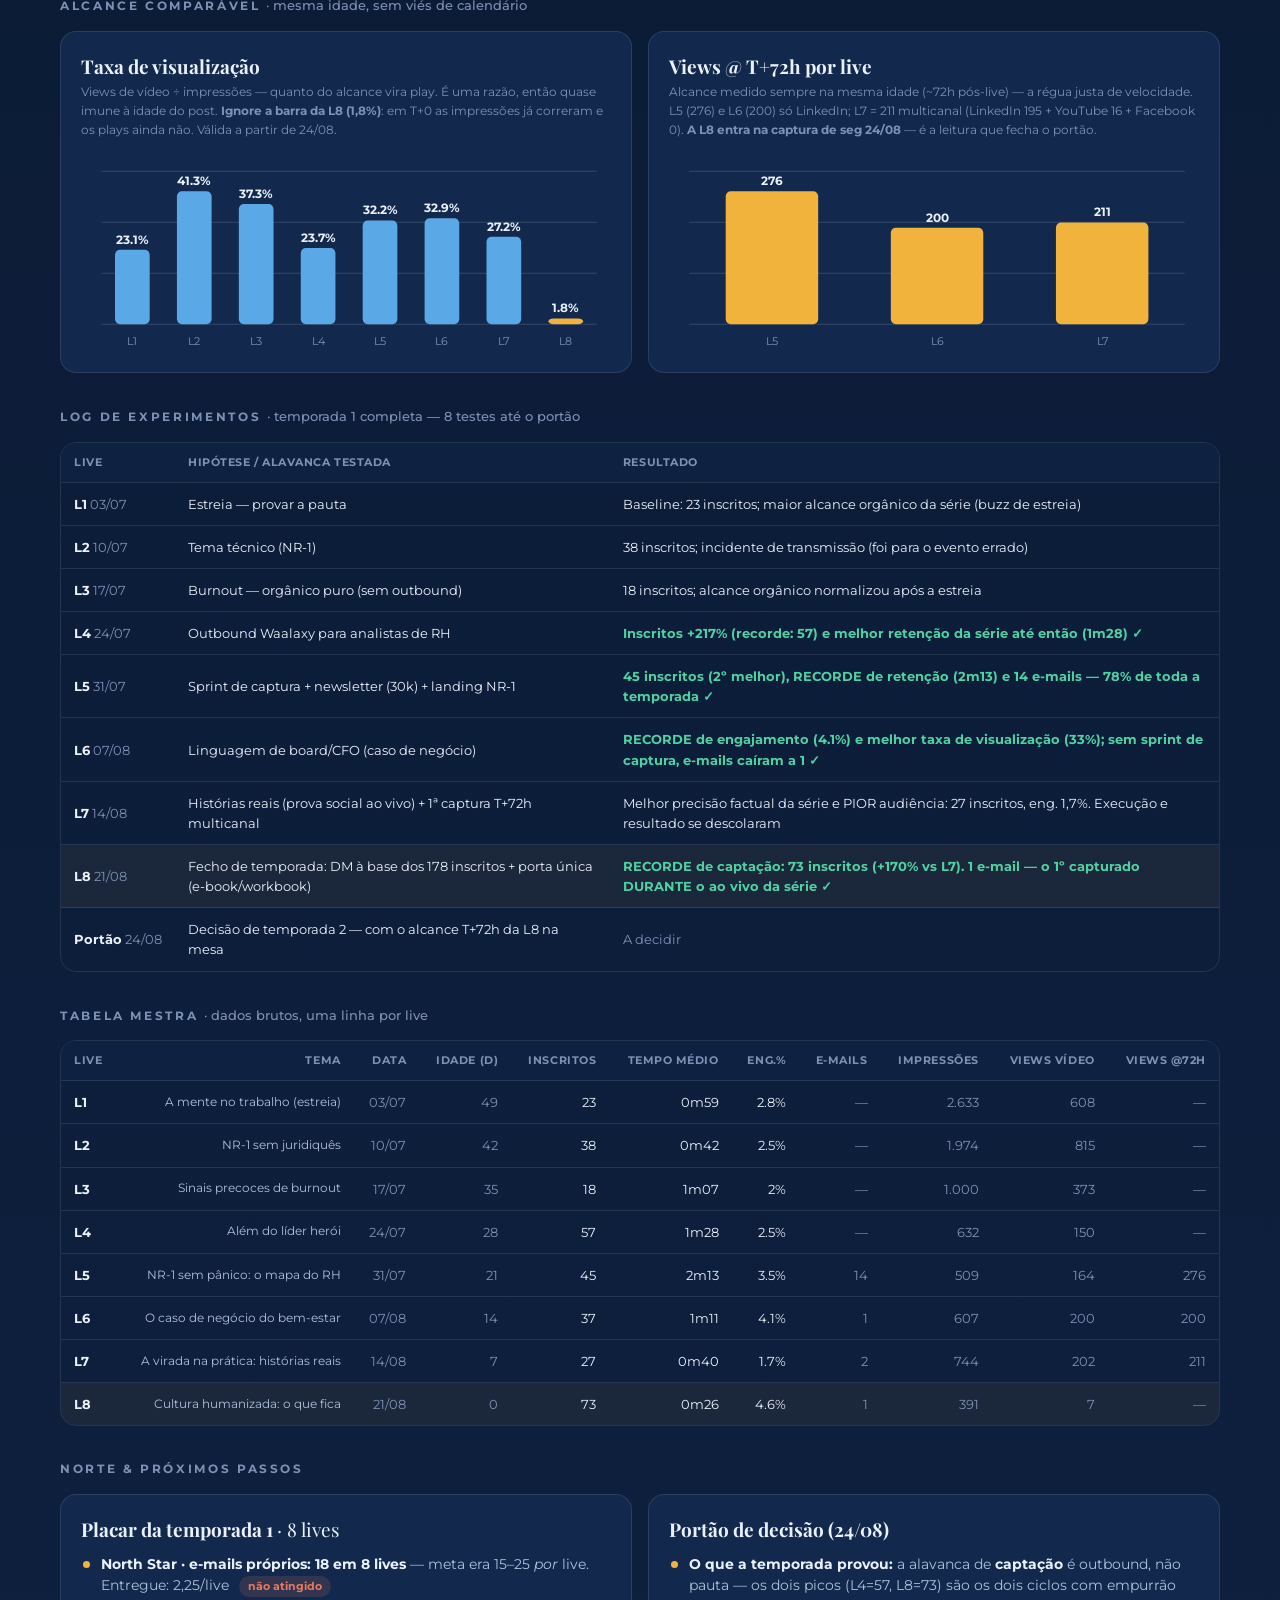
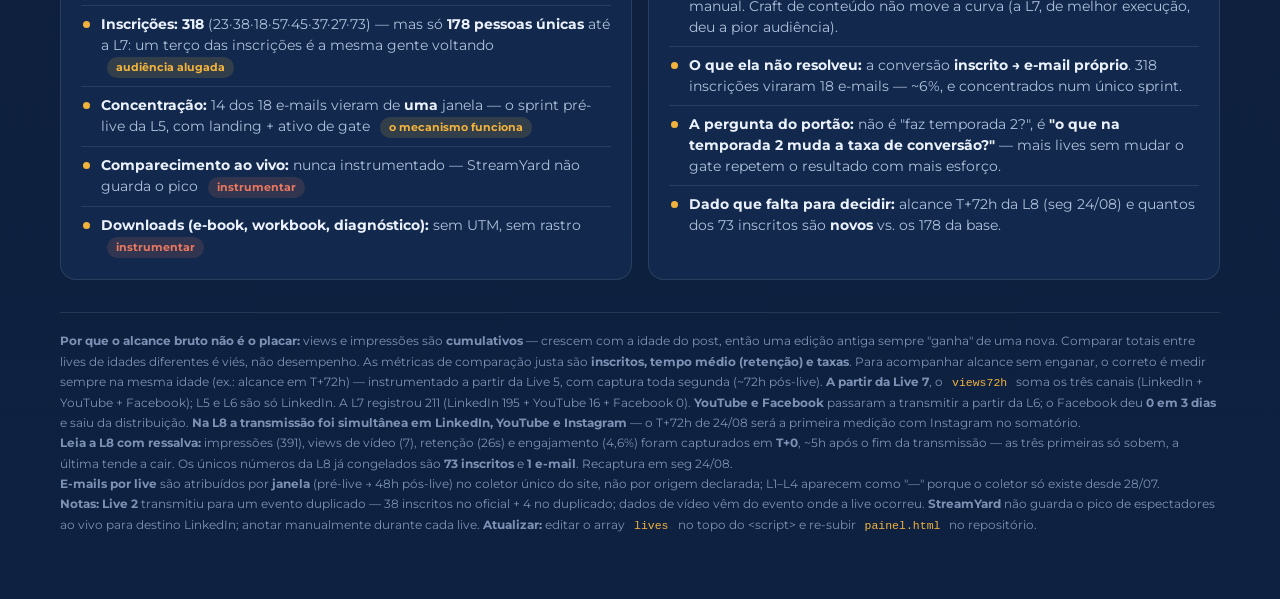
<file: painel.html>
<!DOCTYPE html>
<html lang="pt-BR">
<head>
<meta charset="UTF-8">
<meta name="viewport" content="width=device-width, initial-scale=1.0">
<meta name="robots" content="noindex, nofollow">
<title>Painel da Série · Mente no Trabalho</title>
<link rel="preconnect" href="https://fonts.googleapis.com">
<link rel="preconnect" href="https://fonts.gstatic.com" crossorigin>
<link href="https://fonts.googleapis.com/css2?family=Playfair+Display:wght@700;800&family=Montserrat:wght@400;500;600;700;800&display=swap" rel="stylesheet">
<style>
:root{
--bg:#0A1830; --bg-2:#0E2140; --panel:#12294d; --panel-2:#16305a;
--line:rgba(255,255,255,.10); --line-strong:rgba(255,255,255,.18);
--ink:#EAF1FB; --ink-soft:#AFC0DB; --ink-mute:#7D91B4;
--accent:#F2B33D; --accent-2:#5AA9E6; --good:#4FD1A1; --bad:#e8785f;
}
*{box-sizing:border-box;margin:0;padding:0}
body{font-family:"Montserrat",-apple-system,BlinkMacSystemFont,"Segoe UI",Roboto,Helvetica,Arial,sans-serif;
background:linear-gradient(180deg,var(--bg),var(--bg-2));color:var(--ink);
padding:38px 22px 64px;line-height:1.55;-webkit-font-smoothing:antialiased}
.wrap{max-width:1160px;margin:0 auto}
.brand{display:inline-flex;align-items:center;gap:8px;border:1px solid rgba(242,179,61,.55);
border-radius:999px;padding:7px 16px;font-size:.72rem;font-weight:700;letter-spacing:.18em;text-transform:uppercase;color:var(--ink)}
.brand .dot{width:8px;height:8px;background:var(--accent);border-radius:50%}
header.top{display:flex;flex-wrap:wrap;align-items:flex-end;justify-content:space-between;gap:14px;
border-bottom:1px solid var(--line);padding-bottom:22px;margin-bottom:24px}
header.top h1{font-family:"Playfair Display",Georgia,serif;font-size:34px;font-weight:800;letter-spacing:-.4px;margin-top:14px;line-height:1.1}
header.top h1 em{color:var(--accent);font-style:normal}
header.top .sub{color:var(--ink-soft);font-size:14px;margin-top:6px}
.badge{font-size:12px;color:var(--ink-mute);background:var(--bg-2);border:1px solid var(--line);
padding:7px 13px;border-radius:999px;white-space:nowrap}
.verdict{display:flex;gap:14px;align-items:flex-start;background:linear-gradient(100deg,rgba(79,209,161,.10),rgba(242,179,61,.06));
border:1px solid rgba(79,209,161,.30);border-left:4px solid var(--good);border-radius:14px;padding:16px 18px;margin-bottom:8px}
.verdict .tag{font-size:11px;font-weight:800;letter-spacing:.1em;text-transform:uppercase;color:var(--good);white-space:nowrap;padding-top:2px}
.verdict p{font-size:14px;color:var(--ink)}
.verdict b{color:#fff}
h2.sec{font-size:12px;text-transform:uppercase;letter-spacing:.22em;color:var(--ink-mute);
margin:34px 0 15px;font-weight:700}
h2.sec span{color:var(--ink-mute);text-transform:none;letter-spacing:0;font-weight:500;font-size:12.5px}
.kpis{display:grid;grid-template-columns:repeat(4,1fr);gap:14px}
.kpi{background:var(--panel);border:1px solid var(--line);border-radius:16px;padding:17px 19px;position:relative;overflow:hidden}
.kpi::before{content:"";position:absolute;left:0;top:0;bottom:0;width:3px;background:var(--accent)}
.kpi.blue::before{background:var(--accent-2)} .kpi.star::before{background:var(--good)}
.kpi .lab{font-size:11.5px;color:var(--ink-soft);font-weight:600}
.kpi .val{font-family:"Playfair Display",Georgia,serif;font-size:32px;font-weight:800;margin:8px 0 3px;letter-spacing:-.5px}
.kpi .delta{font-size:12px;font-weight:600}
.up{color:var(--good)} .down{color:var(--bad)} .flat{color:var(--ink-mute)}
.grid2{display:grid;grid-template-columns:1fr 1fr;gap:16px}
.panel{background:var(--panel);border:1px solid var(--line);border-radius:16px;padding:20px 20px 13px}
.panel h3{font-family:"Playfair Display",Georgia,serif;font-size:19px;font-weight:700;margin-bottom:2px}
.panel .cap{font-size:12px;color:var(--ink-mute);margin-bottom:16px}
svg{width:100%;height:auto;display:block;overflow:visible}
.glab{font-size:11px;fill:var(--ink-mute)} .gval{font-size:11.5px;font-weight:700;fill:var(--ink)}
/* funnel */
.funnel{display:flex;flex-direction:column;gap:9px;margin-top:4px}
.stage{position:relative}
.stage .row{display:flex;align-items:center;justify-content:space-between;margin-bottom:5px}
.stage .name{font-size:13px;font-weight:600;color:var(--ink)}
.stage .name small{color:var(--ink-mute);font-weight:500;font-size:11.5px}
.stage .amt{font-family:"Playfair Display",serif;font-size:17px;font-weight:800}
.stage .bar{height:26px;border-radius:7px}
.stage .bar.known{background:linear-gradient(90deg,var(--accent),#f6c766)}
.stage .bar.dark{border:1.5px dashed rgba(242,179,61,.5);background:rgba(242,179,61,.05);display:flex;align-items:center;padding-left:12px}
.stage .bar.dark span{font-size:11px;font-weight:700;color:var(--accent);letter-spacing:.03em}
.conv{font-size:11px;color:var(--ink-mute);text-align:right;margin-top:-2px}
/* tables */
.tblwrap{overflow-x:auto;border:1px solid var(--line);border-radius:16px}
table{border-collapse:collapse;width:100%;font-size:13px;min-width:820px}
th,td{padding:11px 13px;text-align:right;border-bottom:1px solid var(--line);white-space:nowrap}
th{background:var(--bg-2);color:var(--ink-mute);font-weight:700;font-size:11px;text-transform:uppercase;letter-spacing:.05em}
td:first-child,th:first-child{text-align:left}
tbody tr:last-child td{border-bottom:none}
tbody tr.l4{background:rgba(242,179,61,.06)}
.tema{color:var(--ink-soft);font-size:12px}
.dim{color:var(--ink-mute)}
.win{color:var(--good);font-weight:700}
/* experiment log */
table.log{min-width:680px}
table.log td,table.log th{text-align:left;white-space:normal}
table.log td.r{white-space:nowrap;text-align:left}
.cols{display:grid;grid-template-columns:1fr 1fr;gap:16px}
ul.clean{list-style:none} ul.clean li{padding:8px 0 8px 20px;position:relative;font-size:13.5px;color:var(--ink-soft);border-bottom:1px solid var(--line)}
ul.clean li:last-child{border-bottom:none}
ul.clean li::before{content:"";position:absolute;left:2px;top:15px;width:7px;height:7px;border-radius:50%;background:var(--accent)}
ul.clean li b{color:var(--ink)}
.pill{display:inline-block;font-size:11px;font-weight:700;padding:2px 9px;border-radius:999px;margin-left:6px}
.pill.ok{background:rgba(79,209,161,.15);color:var(--good)}
.pill.watch{background:rgba(242,179,61,.15);color:var(--accent)}
.pill.miss{background:rgba(232,120,95,.15);color:var(--bad)}
.foot{margin-top:32px;font-size:12px;color:var(--ink-mute);border-top:1px solid var(--line);padding-top:18px;line-height:1.7}
.foot code{background:var(--bg-2);padding:2px 6px;border-radius:5px;color:var(--accent);font-size:11.5px}
@media(max-width:820px){.kpis{grid-template-columns:1fr 1fr}.grid2{grid-template-columns:1fr}.cols{grid-template-columns:1fr}header.top h1{font-size:26px}}

  /* ===== masthead de retorno (padrão do site) ===== */
  .sitebar{background:#0A1830;color:#EAF1FB;border-bottom:1px solid rgba(255,255,255,.12)}
  .sitebar .sb-in{max-width:1080px;margin:0 auto;padding:10px 20px;display:flex;align-items:center;gap:12px;flex-wrap:wrap}
  .sitebar a{color:#EAF1FB;text-decoration:none}
  .sitebar .parent{font-size:11px;letter-spacing:.08em;text-transform:uppercase;opacity:.62;
    padding-right:12px;border-right:1px solid rgba(255,255,255,.22);white-space:nowrap}
  .sitebar .parent:hover{opacity:1}
  .sitebar .sb-brand{font-weight:700;letter-spacing:.12em;font-size:12.5px}
  .sitebar .sb-brand .dot{display:inline-block;width:6px;height:6px;border-radius:50%;background:#F2B33D;margin-right:7px;vertical-align:middle}
  .sitebar .sb-back{margin-left:auto;font-size:12.5px;opacity:.85;white-space:nowrap}
  .sitebar .sb-back:hover{opacity:1;text-decoration:underline}
  @media print{.sitebar{display:none}}
  @media(max-width:520px){.sitebar .parent{font-size:10px}.sitebar .sb-back{font-size:11.5px}}

</style>
</head>
<body>
<div class="sitebar">
  <div class="sb-in">
    <a class="parent" href="https://kikocampos.com">&larr; kiko campos</a>
    <a class="sb-brand" href="index.html"><span class="dot"></span>MENTE NO TRABALHO</a>
    <a class="sb-back" href="index.html">Ir para o site &rarr;</a>
  </div>
</div>

<div class="wrap">
<header class="top">
<div>
<span class="brand"><span class="dot"></span>Mente no Trabalho</span>
<h1>Painel de <em>Growth</em> da Série</h1>
<div class="sub">Kiko Campos &amp; Esabela Cruz · funil, taxas e experimentos por live</div>
</div>
<div class="badge" id="stamp">Atualizado em 21/08/2026 · L8 medida em T+0 · fonte: LinkedIn + YouTube</div>
</header>

<div class="verdict">
<div class="tag">Leitura</div>
<p><b>A Live 8 fecha a temporada com o recorde de captação da série: 73 inscritos</b> — +170% sobre a L7 (27) e acima do recorde anterior da L4 (57), todos orgânicos. Confirma o padrão de oito edições: <b>a curva de inscritos acompanha a intensidade de outbound, não a pauta</b>. O engajamento marca 4,6% e a retenção 26s, mas <b>ambos são leituras de T+0</b> (~5h pós-live, 391 impressões) — só valem comparação na recaptura de segunda, 24/08.<br><br>
O placar que decide o portão é outro: <b>a temporada inteira produziu 18 e-mails próprios em 8 lives</b>, contra a meta de 15–25 <em>por</em> live. A L8 capturou <b>1</b> — mas pela primeira vez <b>durante o ao vivo</b> (12:17, com a live no ar), o que valida o gatilho na tela e mantém o diagnóstico intacto: <b>a máquina de atrair funciona; a de converter em audiência própria, não</b>. O gargalo nunca foi o roteiro.</p>
</div>

<h2 class="sec">Live 8 — destaques <span>· métricas justas para comparar · T+0</span></h2>
<div class="kpis" id="kpis"></div>

<h2 class="sec">O funil da série <span>· onde está o valor (e onde está o vazamento)</span></h2>
<div class="grid2">
<div class="panel">
<h3>Funil da Live 8</h3>
<div class="cap">A live é topo de funil. O valor não é a audiência que passa — é a que fica capturada como e-mail próprio.</div>
<div class="funnel" id="funnel"></div>
</div>
<div class="panel">
<h3>Inscritos por live</h3>
<div class="cap">Captação — quase imune ao tempo (congela após a live). É a série que mais fala: os dois picos (L4 = 57, L8 = 73) são exatamente os dois ciclos com outbound pesado. Sem empurrão, a curva cai para 18–37.</div>
<div id="chartInscritos"></div>
</div>
</div>

<h2 class="sec">Métricas imunes ao tempo <span>· o placar honesto</span></h2>
<div class="grid2">
<div class="panel">
<h3>Tempo médio de visualização</h3>
<div class="cap">Retenção por espectador — não infla com os dias. É o termômetro real de qualidade. A L5 lidera (2m13). <b>A L8 aparece em 26s porque foi medida em T+0</b>, com 7 views de vídeo: número provisório, recapturar em 24/08.</div>
<div id="chartTempo"></div>
</div>
<div class="panel">
<h3>Taxa de engajamento</h3>
<div class="cap">Razão (engajamento ÷ impressões) — auto-normaliza pelo tempo, ao contrário da contagem bruta. A L8 marca 4,6% (18 interações ÷ 391 impressões) ainda em T+0: a base de impressões cresce mais rápido que as interações, então a tendência é recuar.</div>
<div id="chartEng"></div>
</div>
</div>

<h2 class="sec">Alcance comparável <span>· mesma idade, sem viés de calendário</span></h2>
<div class="grid2">
<div class="panel">
<h3>Taxa de visualização</h3>
<div class="cap">Views de vídeo ÷ impressões — quanto do alcance vira play. É uma razão, então quase imune à idade do post. <b>Ignore a barra da L8 (1,8%)</b>: em T+0 as impressões já correram e os plays ainda não. Válida a partir de 24/08.</div>
<div id="chartViewRate"></div>
</div>
<div class="panel">
<h3>Views @ T+72h por live</h3>
<div class="cap">Alcance medido sempre na mesma idade (~72h pós-live) — a régua justa de velocidade. L5 (276) e L6 (200) só LinkedIn; L7 = 211 multicanal (LinkedIn 195 + YouTube 16 + Facebook 0). <b>A L8 entra na captura de seg 24/08</b> — é a leitura que fecha o portão.</div>
<div id="chartViews72"></div>
</div>
</div>

<h2 class="sec">Log de experimentos <span>· temporada 1 completa — 8 testes até o portão</span></h2>
<div class="tblwrap"><table class="log" id="log"></table></div>

<h2 class="sec">Tabela mestra <span>· dados brutos, uma linha por live</span></h2>
<div class="tblwrap"><table id="tbl"></table></div>

<h2 class="sec">Norte &amp; próximos passos</h2>
<div class="cols">
<div class="panel">
<h3>Placar da temporada 1 <span style="font-weight:400">· 8 lives</span></h3>
<ul class="clean">
<li><b>North Star · e-mails próprios: 18 em 8 lives</b> — meta era 15–25 <em>por</em> live. Entregue: 2,25/live <span class="pill miss">não atingido</span></li>
<li><b>Inscrições: 318</b> (23·38·18·57·45·37·27·73) — mas só <b>178 pessoas únicas</b> até a L7: um terço das inscrições é a mesma gente voltando <span class="pill watch">audiência alugada</span></li>
<li><b>Concentração:</b> 14 dos 18 e-mails vieram de <b>uma</b> janela — o sprint pré-live da L5, com landing + ativo de gate <span class="pill watch">o mecanismo funciona</span></li>
<li><b>Comparecimento ao vivo:</b> nunca instrumentado — StreamYard não guarda o pico <span class="pill miss">instrumentar</span></li>
<li><b>Downloads (e-book, workbook, diagnóstico):</b> sem UTM, sem rastro <span class="pill miss">instrumentar</span></li>
</ul>
</div>
<div class="panel">
<h3>Portão de decisão (24/08)</h3>
<ul class="clean">
<li><b>O que a temporada provou:</b> a alavanca de <b>captação</b> é outbound, não pauta — os dois picos (L4=57, L8=73) são os dois ciclos com empurrão manual. Craft de conteúdo não move a curva (a L7, de melhor execução, deu a pior audiência).</li>
<li><b>O que ela não resolveu:</b> a conversão <b>inscrito → e-mail próprio</b>. 318 inscrições viraram 18 e-mails — ~6%, e concentrados num único sprint.</li>
<li><b>A pergunta do portão:</b> não é "faz temporada 2?", é <b>"o que na temporada 2 muda a taxa de conversão?"</b> — mais lives sem mudar o gate repetem o resultado com mais esforço.</li>
<li><b>Dado que falta para decidir:</b> alcance T+72h da L8 (seg 24/08) e quantos dos 73 inscritos são <b>novos</b> vs. os 178 da base.</li>
</ul>
</div>
</div>

<div class="foot">
<b>Por que o alcance bruto não é o placar:</b> views e impressões são <b>cumulativos</b> — crescem com a idade do post, então uma edição antiga sempre "ganha" de uma nova. Comparar totais entre lives de idades diferentes é viés, não desempenho. As métricas de comparação justa são <b>inscritos, tempo médio (retenção) e taxas</b>. Para acompanhar alcance sem enganar, o correto é medir sempre na mesma idade (ex.: alcance em T+72h) — instrumentado a partir da Live 5, com captura toda segunda (~72h pós-live). <b>A partir da Live 7</b>, o <code>views72h</code> soma os três canais (LinkedIn + YouTube + Facebook); L5 e L6 são só LinkedIn. A L7 registrou 211 (LinkedIn 195 + YouTube 16 + Facebook 0). <b>YouTube e Facebook</b> passaram a transmitir a partir da L6; o Facebook deu <b>0 em 3 dias</b> e saiu da distribuição. <b>Na L8 a transmissão foi simultânea em LinkedIn, YouTube e Instagram</b> — o T+72h de 24/08 será a primeira medição com Instagram no somatório.<br>
<b>Leia a L8 com ressalva:</b> impressões (391), views de vídeo (7), retenção (26s) e engajamento (4,6%) foram capturados em <b>T+0</b>, ~5h após o fim da transmissão — as três primeiras só sobem, a última tende a cair. Os únicos números da L8 já congelados são <b>73 inscritos</b> e <b>1 e-mail</b>. Recaptura em seg 24/08.<br>
<b>E-mails por live</b> são atribuídos por <b>janela</b> (pré-live → 48h pós-live) no coletor único do site, não por origem declarada; L1–L4 aparecem como "—" porque o coletor só existe desde 28/07.<br>
<b>Notas:</b> <b>Live 2</b> transmitiu para um evento duplicado — 38 inscritos no oficial + 4 no duplicado; dados de vídeo vêm do evento onde a live ocorreu. <b>StreamYard</b> não guarda o pico de espectadores ao vivo para destino LinkedIn; anotar manualmente durante cada live. <b>Atualizar:</b> editar o array <code>lives</code> no topo do &lt;script&gt; e re-subir <code>painel.html</code> no repositório.
</div>
</div>

<script>
/* ====== DADOS (edite aqui a cada live) ====== */
const lives = [
{id:'L1', tema:'A mente no trabalho (estreia)', data:'03/07', idadeDias:49, inscritos:23, comparecimento:null, viewsEvento:481, impressoes:2633, viewsVideo:608, tempoMedioSeg:59, reacoes:78, comentarios:50, compart:18, engaj:2.8, emails:null, downloads:null, views72h:null,
exp:'Estreia — provar a pauta', res:'Baseline: 23 inscritos; maior alcance orgânico da série (buzz de estreia)', resWin:false},
{id:'L2', tema:'NR-1 sem juridiquês', data:'10/07', idadeDias:42, inscritos:38, comparecimento:null, viewsEvento:715, impressoes:1974, viewsVideo:815, tempoMedioSeg:42, reacoes:49, comentarios:29, compart:18, engaj:2.5, emails:null, downloads:null, views72h:null,
exp:'Tema técnico (NR-1)', res:'38 inscritos; incidente de transmissão (foi para o evento errado)', resWin:false},
{id:'L3', tema:'Sinais precoces de burnout', data:'17/07', idadeDias:35, inscritos:18, comparecimento:null, viewsEvento:314, impressoes:1000, viewsVideo:373, tempoMedioSeg:67, reacoes:20, comentarios:10, compart:9, engaj:2.0, emails:null, downloads:null, views72h:null,
exp:'Burnout — orgânico puro (sem outbound)', res:'18 inscritos; alcance orgânico normalizou após a estreia', resWin:false},
{id:'L4', tema:'Além do líder herói', data:'24/07', idadeDias:28, inscritos:57, comparecimento:null, viewsEvento:116, impressoes:632, viewsVideo:150, tempoMedioSeg:88, reacoes:16, comentarios:10, compart:4, engaj:2.5, emails:null, downloads:null, views72h:null,
exp:'Outbound Waalaxy para analistas de RH', res:'Inscritos +217% (recorde: 57) e melhor retenção da série até então (1m28)', resWin:true},
{id:'L5', tema:'NR-1 sem pânico: o mapa do RH', data:'31/07', idadeDias:21, inscritos:45, comparecimento:null, viewsEvento:101, impressoes:509, viewsVideo:164, tempoMedioSeg:133, reacoes:18, comentarios:12, compart:2, engaj:3.5, emails:14, downloads:null, views72h:276,
exp:'Sprint de captura + newsletter (30k) + landing NR-1', res:'45 inscritos (2º melhor), RECORDE de retenção (2m13) e 14 e-mails — 78% de toda a temporada', resWin:true},
{id:'L6', tema:'O caso de negócio do bem-estar', data:'07/08', idadeDias:14, inscritos:37, comparecimento:null, viewsEvento:166, impressoes:607, viewsVideo:200, tempoMedioSeg:71, reacoes:13, comentarios:10, compart:2, engaj:4.1, emails:1, downloads:null, views72h:200,
exp:'Linguagem de board/CFO (caso de negócio)', res:'RECORDE de engajamento (4.1%) e melhor taxa de visualização (33%); sem sprint de captura, e-mails caíram a 1', resWin:true},
{id:'L7', tema:'A virada na prática: histórias reais', data:'14/08', idadeDias:7, inscritos:27, comparecimento:null, viewsEvento:192, impressoes:744, viewsVideo:202, tempoMedioSeg:40, reacoes:10, comentarios:2, compart:1, engaj:1.7, emails:2, downloads:null, views72h:211,
exp:'Histórias reais (prova social ao vivo) + 1ª captura T+72h multicanal', res:'Melhor precisão factual da série e PIOR audiência: 27 inscritos, eng. 1,7%. Execução e resultado se descolaram', resWin:false},
{id:'L8', tema:'Cultura humanizada: o que fica', data:'21/08', idadeDias:0, inscritos:73, comparecimento:null, viewsEvento:7, impressoes:391, viewsVideo:7, tempoMedioSeg:26, reacoes:12, comentarios:4, compart:2, engaj:4.6, emails:1, downloads:null, views72h:null,
exp:'Fecho de temporada: DM à base dos 178 inscritos + porta única (e-book/workbook)', res:'RECORDE de captação: 73 inscritos (+170% vs L7). 1 e-mail — o 1º capturado DURANTE o ao vivo da série', resWin:true},
];
/* ============================================ */

const C={accent:'#F2B33D',blue:'#5AA9E6',good:'#4FD1A1',mut:'#7D91B4',line:'rgba(255,255,255,.14)'};
const fmt=n=>n==null?'—':n.toLocaleString('pt-BR');
const mmss=s=>s==null?'—':Math.floor(s/60)+'m'+String(s%60).padStart(2,'0');
const last=lives[lives.length-1], prev=lives[lives.length-2];
const delta=(a,b)=>{if(b==null||a==null)return{t:'—',c:'flat'};const d=Math.round((a-b)/b*100);return{t:(d>=0?'+':'')+d+'% vs '+prev.id,c:d>0?'up':d<0?'down':'flat'};};

/* KPIs — só métricas justas */
const kd=[
{lab:'Inscritos (captação)',val:fmt(last.inscritos),d:delta(last.inscritos,prev.inscritos),cls:'star',rec:last.inscritos===Math.max(...lives.map(l=>l.inscritos))},
{lab:'Tempo médio (retenção)',val:mmss(last.tempoMedioSeg),d:delta(last.tempoMedioSeg,prev.tempoMedioSeg),cls:'star',rec:last.tempoMedioSeg===Math.max(...lives.map(l=>l.tempoMedioSeg))},
{lab:'Taxa de engajamento',val:last.engaj+'%',d:delta(last.engaj,prev.engaj),cls:'blue',rec:last.engaj===Math.max(...lives.map(l=>l.engaj))},
{lab:'E-mails capturados (Norte)',val:last.emails==null?'a medir':fmt(last.emails),d:{t:'18 na temporada · meta 15–25/live',c:'down'},cls:'',rec:false},
];
document.getElementById('kpis').innerHTML=kd.map(k=>`
<div class="kpi ${k.cls}">
<div class="lab">${k.lab}</div>
<div class="val">${k.val}</div>
<div class="delta ${k.d.c}">${k.rec?'recorde da série · ':''}${k.d.t}</div>
</div>`).join('');

/* Funil da última live */
const f=last;
const stages=[
{name:'Alcance (impressões)', sub:'topo — alugado no LinkedIn', v:f.impressoes, known:true},
{name:'Inscritos', sub:'intenção capturada', v:f.inscritos, known:true},
{name:'Comparecimento ao vivo', sub:'anotar pico "assistindo agora"', v:f.comparecimento, known:false},
{name:'E-mails capturados', sub:'audiência própria — o Norte', v:f.emails, known:f.emails!=null},
{name:'Ativação (resposta/pipeline)', sub:'DMs, inbound, pré-lançamento', v:f.ativacao, known:false},
];
const maxF=Math.max(...stages.filter(s=>s.known).map(s=>s.v));
let fh='';
stages.forEach((s,i)=>{
const w=s.known?Math.max(8,Math.round(s.v/maxF*100)):100;
let conv='';
if(i>0){const p=stages[i-1];if(s.known&&p.known&&p.v)conv=`↲ ${Math.round(s.v/p.v*100)}% do passo anterior`;}
fh+=`<div class="stage">
<div class="row"><div class="name">${s.name} <small>· ${s.sub}</small></div><div class="amt" style="color:${s.known?'var(--ink)':'var(--accent)'}">${s.known?fmt(s.v):'a medir'}</div></div>
${s.known?`<div class="bar known" style="width:${w}%"></div>`:`<div class="bar dark" style="width:100%"><span>instrumentar</span></div>`}
${conv?`<div class="conv">${conv}</div>`:''}
</div>`;
});
document.getElementById('funnel').innerHTML=fh;

/* experiment log */
let lg='<thead><tr><th>Live</th><th>Hipótese / alavanca testada</th><th>Resultado</th></tr></thead><tbody>';
lives.forEach(l=>{lg+=`<tr class="${l.id==='L8'?'l4':''}"><td class="r"><b>${l.id}</b> <span class="dim">${l.data}</span></td><td>${l.exp}</td><td class="${l.resWin?'win':''}">${l.res}${l.resWin?' ✓':''}</td></tr>`;});
lg+='<tr><td class="r"><b>Portão</b> <span class="dim">24/08</span></td><td>Decisão de temporada 2 — com o alcance T+72h da L8 na mesa</td><td class="dim">A decidir</td></tr></tbody>';
document.getElementById('log').innerHTML=lg;

/* master table */
const cols=[['Live','id'],['Tema','tema'],['Data','data'],['Idade (d)','idadeDias'],['Inscritos','inscritos'],['Tempo médio','tempoMedioSeg'],['Eng.%','engaj'],['E-mails','emails'],['Impressões','impressoes'],['Views vídeo','viewsVideo'],['Views @72h','views72h']];
let thead='<thead><tr>'+cols.map(c=>`<th>${c[0]}</th>`).join('')+'</tr></thead>';
let tbody='<tbody>'+lives.map(l=>{
return `<tr class="${l.id==='L8'?'l4':''}">`+cols.map(c=>{
let k=c[1],v=l[k];
if(k==='id')return `<td><b>${v}</b></td>`;
if(k==='tema')return `<td class="tema">${v}</td>`;
if(k==='data'||k==='idadeDias')return `<td class="dim">${v}</td>`;
if(k==='tempoMedioSeg')return `<td>${mmss(v)}</td>`;
if(k==='engaj')return `<td>${v}%</td>`;
if(k==='emails')return `<td style="color:var(--ink-mute)">${v==null?'—':fmt(v)}</td>`;
if(k==='impressoes'||k==='viewsVideo'||k==='views72h')return `<td class="dim">${fmt(v)}</td>`;
return `<td>${fmt(v)}</td>`;
}).join('')+'</tr>';
}).join('')+'</tbody>';
document.getElementById('tbl').innerHTML=thead+tbody;

/* charts */
function barChart(el,data,color,fmtFn,highlightLast){
const W=520,H=200,pl=20,pr=14,pt=16,pb=34,iw=W-pl-pr,ih=H-pt-pb;
const max=Math.max(...data.map(d=>d.v))*1.15||1;
const bw=iw/data.length*0.56, gap=iw/data.length;
let s=`<svg viewBox="0 0 ${W} ${H}">`;
for(let i=0;i<=3;i++){const y=pt+ih-ih*i/3;s+=`<line x1="${pl}" y1="${y}" x2="${W-pr}" y2="${y}" stroke="${C.line}" stroke-width="1"/>`;}
data.forEach((d,i)=>{
const x=pl+gap*i+(gap-bw)/2, h=ih*d.v/max, y=pt+ih-h;
const col=(highlightLast&&i===data.length-1)?C.accent:color;
s+=`<rect x="${x}" y="${y}" width="${bw}" height="${h}" rx="5" fill="${col}"/>`;
s+=`<text class="gval" x="${x+bw/2}" y="${y-6}" text-anchor="middle">${fmtFn(d.v)}</text>`;
s+=`<text class="glab" x="${x+bw/2}" y="${H-14}" text-anchor="middle">${d.k}</text>`;
});
s+='</svg>';el.innerHTML=s;
}
function lineChart(el,data,color,fmtFn){
const W=520,H=200,pl=22,pr=16,pt=22,pb=34,iw=W-pl-pr,ih=H-pt-pb;
const max=Math.max(...data.map(d=>d.v))*1.2||1, min=Math.min(...data.map(d=>d.v))*0.6;
const X=i=>pl+iw*i/(data.length-1), Y=v=>pt+ih-ih*(v-min)/(max-min||1);
let s=`<svg viewBox="0 0 ${W} ${H}">`;
for(let i=0;i<=3;i++){const y=pt+ih-ih*i/3;s+=`<line x1="${pl}" y1="${y}" x2="${W-pr}" y2="${y}" stroke="${C.line}" stroke-width="1"/>`;}
let path=data.map((d,i)=>(i?'L':'M')+X(i)+' '+Y(d.v)).join(' ');
s+=`<path d="${path}" fill="none" stroke="${color}" stroke-width="3" stroke-linecap="round" stroke-linejoin="round"/>`;
data.forEach((d,i)=>{
const lastp=i===data.length-1;
s+=`<circle cx="${X(i)}" cy="${Y(d.v)}" r="${lastp?6:4.5}" fill="${lastp?C.accent:color}" stroke="#0A1830" stroke-width="2"/>`;
s+=`<text class="gval" x="${X(i)}" y="${Y(d.v)-11}" text-anchor="middle">${fmtFn(d.v)}</text>`;
s+=`<text class="glab" x="${X(i)}" y="${H-14}" text-anchor="middle">${d.k}</text>`;
});
s+='</svg>';el.innerHTML=s;
}
barChart(document.getElementById('chartInscritos'),lives.map(l=>({k:l.id,v:l.inscritos})),C.blue,fmt,true);
lineChart(document.getElementById('chartTempo'),lives.map(l=>({k:l.id,v:l.tempoMedioSeg})),C.good,mmss);
lineChart(document.getElementById('chartEng'),lives.map(l=>({k:l.id,v:l.engaj})),C.accent,v=>v+'%');
const viewRate=l=>l.impressoes?+(l.viewsVideo/l.impressoes*100).toFixed(1):null;
barChart(document.getElementById('chartViewRate'),lives.map(l=>({k:l.id,v:viewRate(l)})),C.blue,v=>v+'%',true);
const has72=lives.some(l=>l.views72h!=null);
if(has72){barChart(document.getElementById('chartViews72'),lives.filter(l=>l.views72h!=null).map(l=>({k:l.id,v:l.views72h})),C.accent,fmt,true);}
else{document.getElementById('chartViews72').innerHTML='<div style="padding:30px 10px;text-align:center;color:var(--ink-mute);font-size:13px;line-height:1.65">Instrumentando — primeira captura em <b style="color:var(--accent)">seg 03/08</b> (T+72h da Live 5).<br>A partir daqui, todas as lives medidas na mesma idade — comparáveis de verdade.</div>';}
</script>
</body>
</html>
</file>
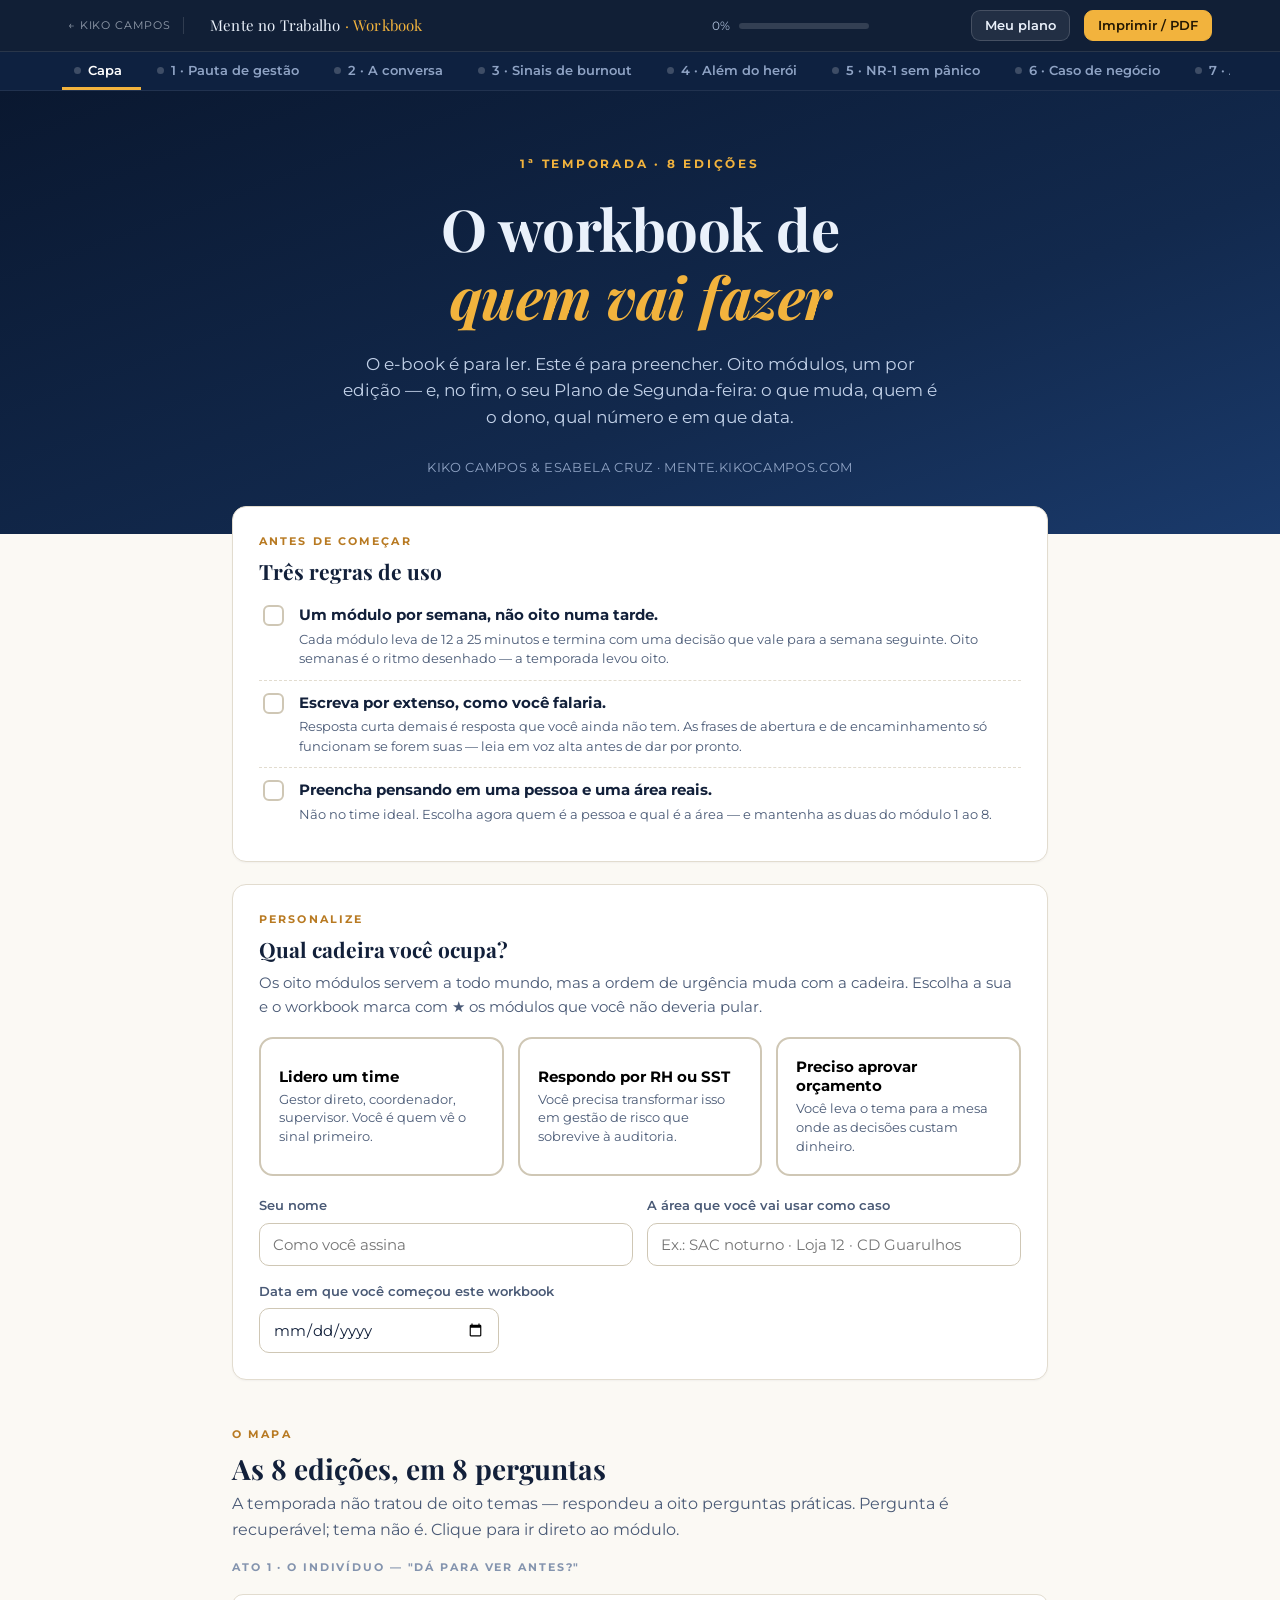
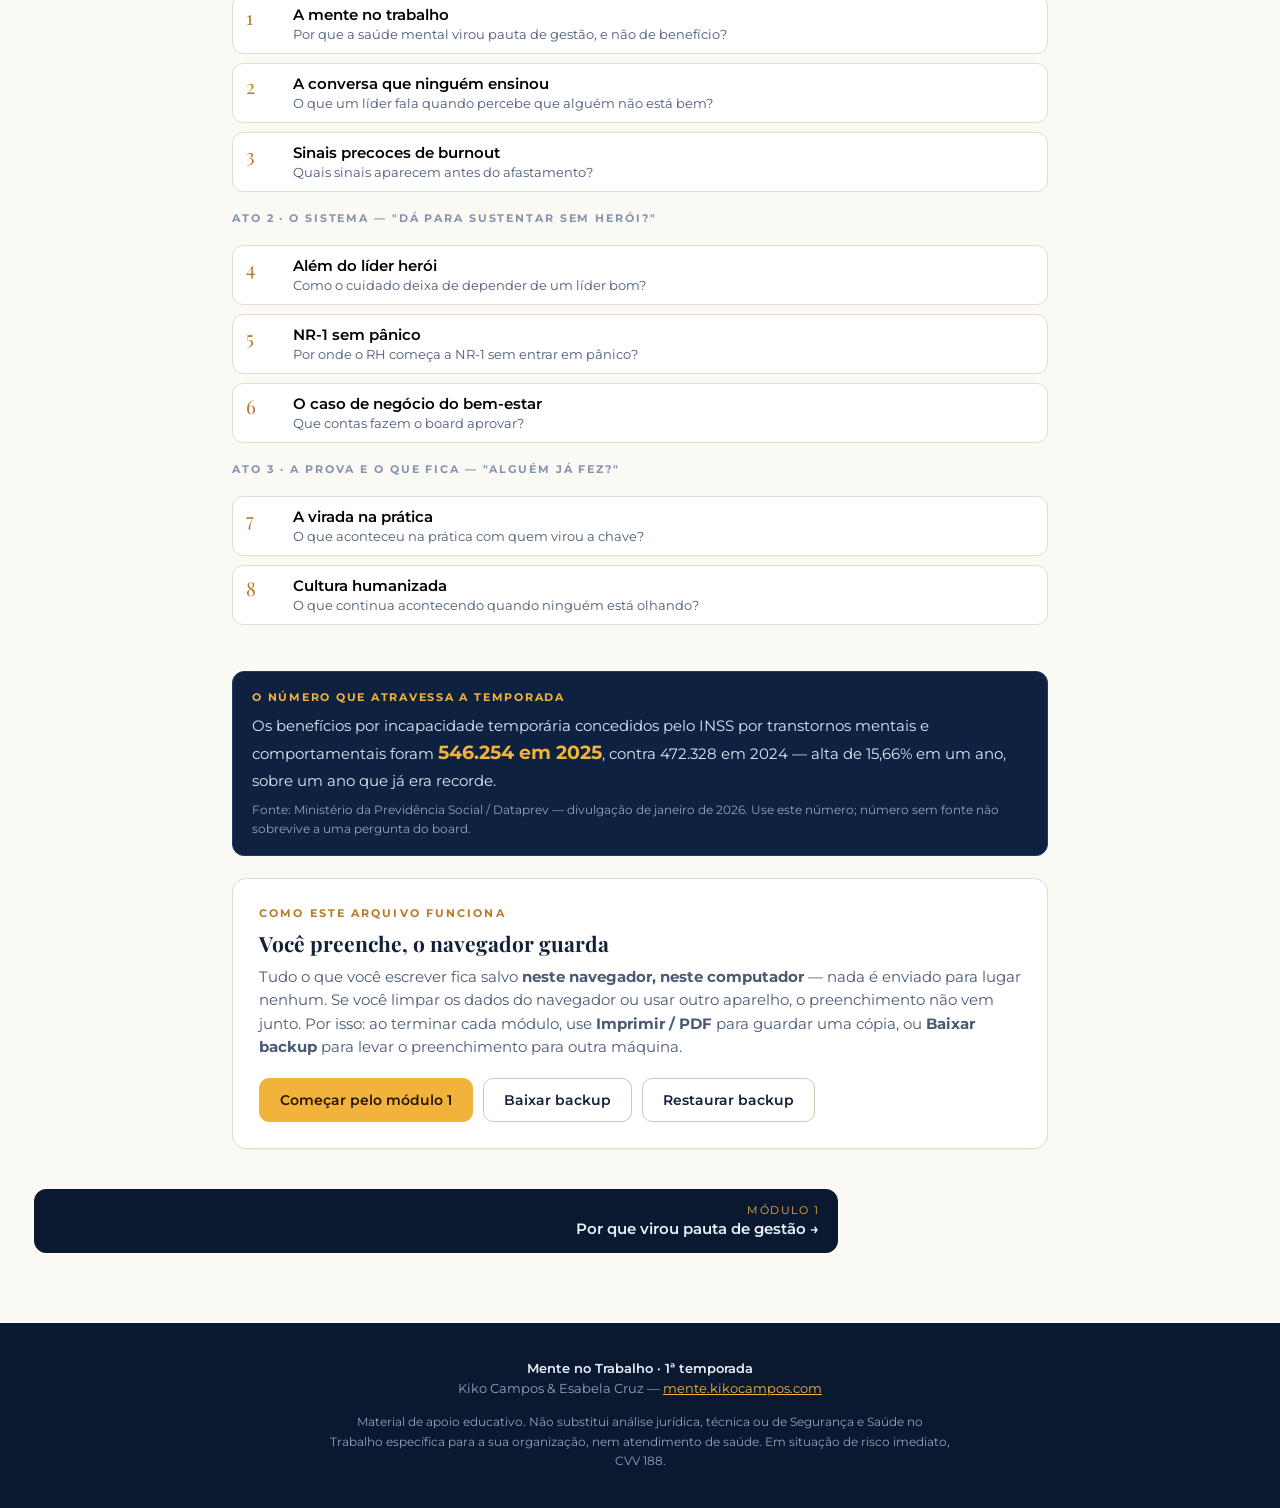
<file: workbook-temporada1.html>
<!DOCTYPE html>
<html lang="pt-BR">
<head>
<meta charset="UTF-8">
<meta name="viewport" content="width=device-width, initial-scale=1.0">
<title>Workbook da 1ª Temporada — Mente no Trabalho</title>
<meta name="description" content="O workbook prático das 8 edições de Mente no Trabalho, com Kiko Campos & Esabela Cruz. Oito módulos para preencher, com plano de segunda-feira no final.">
<meta name="theme-color" content="#0A1830">
<meta property="og:title" content="Workbook da 1ª Temporada — Mente no Trabalho">
<meta property="og:description" content="Oito módulos, um por edição. Você preenche, o navegador salva, e no fim sai o seu Plano de Segunda-feira.">
<meta property="og:type" content="website">
<link rel="preconnect" href="https://fonts.googleapis.com">
<link rel="preconnect" href="https://fonts.gstatic.com" crossorigin>
<link href="https://fonts.googleapis.com/css2?family=Playfair+Display:wght@700;800&family=Montserrat:wght@400;500;600;700;800&display=swap" rel="stylesheet">
<style>
:root{
  --navy:#0A1830; --navy-2:#0E2140; --navy-3:#16305a;
  --paper:#FBF9F4; --paper-2:#F3EFE6; --card:#FFFFFF;
  --ink:#12203A; --ink-soft:#4A5A76; --ink-mute:#8494AE;
  --line:#E2DCCF; --line-2:#CFC7B5;
  --accent:#F2B33D; --accent-deep:#B87A22;
  --blue:#2E6FB7; --good:#1F9D6B; --alert:#C0392B;
  --font:"Montserrat",-apple-system,BlinkMacSystemFont,"Segoe UI",Roboto,Helvetica,Arial,sans-serif;
  --display:"Playfair Display",Georgia,"Times New Roman",serif;
  --maxw:860px; --radius:14px;
}
*{box-sizing:border-box}
html{scroll-behavior:smooth}
body{margin:0;background:var(--paper);color:var(--ink);font-family:var(--font);font-size:16px;line-height:1.62;-webkit-font-smoothing:antialiased}
h1,h2,h3,h4{font-family:var(--display);font-weight:700;line-height:1.18;margin:0}
p{margin:0 0 1em}
a{color:var(--blue)}
.topbar{position:sticky;top:0;z-index:60;background:rgba(10,24,48,.97);backdrop-filter:blur(8px);color:#EAF1FB;border-bottom:1px solid rgba(255,255,255,.10)}
.topbar-in{max-width:1180px;margin:0 auto;padding:10px 18px;display:flex;align-items:center;gap:14px}
.brandmark{font-family:var(--display);font-size:15px;letter-spacing:.2px;white-space:nowrap}
.brandmark span{color:var(--accent)}
.topbar .spacer{flex:1}
.progresswrap{display:flex;align-items:center;gap:9px;font-size:12px;color:#AFC0DB;white-space:nowrap}
.bar{width:130px;height:6px;border-radius:99px;background:rgba(255,255,255,.14);overflow:hidden}
.bar i{display:block;height:100%;width:0%;background:linear-gradient(90deg,var(--accent),#ffd57a);transition:width .35s ease}
.tbtn{background:rgba(255,255,255,.07);border:1px solid rgba(255,255,255,.16);color:#EAF1FB;font-family:var(--font);font-size:12.5px;font-weight:600;padding:7px 13px;border-radius:9px;cursor:pointer;transition:.16s}
.tbtn:hover{background:rgba(255,255,255,.15)}
.tbtn.solid{background:var(--accent);color:#231703;border-color:var(--accent)}
.tbtn.solid:hover{background:#ffc554}
.saved{font-size:11.5px;color:#7D91B4;min-width:74px}
.saved.on{color:#4FD1A1}
.modnav{background:var(--navy-2);border-bottom:1px solid rgba(255,255,255,.08);position:sticky;top:47px;z-index:55}
.modnav-in{max-width:1180px;margin:0 auto;padding:0 12px;display:flex;gap:4px;overflow-x:auto;scrollbar-width:none}
.modnav-in::-webkit-scrollbar{display:none}
.mtab{flex:0 0 auto;background:none;border:0;border-bottom:3px solid transparent;color:#8FA3C4;font-family:var(--font);font-size:12.5px;font-weight:600;padding:11px 12px 9px;cursor:pointer;white-space:nowrap;display:flex;align-items:center;gap:7px;transition:.16s}
.mtab:hover{color:#EAF1FB}
.mtab.active{color:#fff;border-bottom-color:var(--accent)}
.mtab .dot{width:7px;height:7px;border-radius:99px;background:rgba(255,255,255,.2);flex:0 0 auto}
.mtab.done .dot{background:var(--good)}
.mtab.part .dot{background:var(--accent)}
.mtab .star{color:var(--accent);font-size:10px}
.page{display:none;animation:fade .3s ease}
.page.active{display:block}
@keyframes fade{from{opacity:0;transform:translateY(6px)}to{opacity:1;transform:none}}
.wrap{max-width:var(--maxw);margin:0 auto;padding:0 22px}
.cover{background:linear-gradient(160deg,#0A1830 0%,#12294d 62%,#1a3a6b 100%);color:#EAF1FB;padding:64px 22px 56px;text-align:center;position:relative;overflow:hidden}
.cover:after{content:"";position:absolute;inset:auto -20% -60% -20%;height:220px;background:radial-gradient(ellipse at center,rgba(242,179,61,.18),transparent 70%)}
.cover .kicker{font-size:11.5px;letter-spacing:.24em;text-transform:uppercase;color:var(--accent);font-weight:700;margin-bottom:20px}
.cover h1{font-size:clamp(34px,6.2vw,58px);letter-spacing:-.5px}
.cover h1 em{font-style:italic;color:var(--accent)}
.cover .sub{max-width:600px;margin:20px auto 0;color:#C3D2E9;font-size:16.5px}
.cover .authors{margin-top:26px;font-size:13px;color:#8FA3C4;letter-spacing:.05em}
.card{background:var(--card);border:1px solid var(--line);border-radius:var(--radius);padding:26px;margin:22px 0;box-shadow:0 1px 2px rgba(18,32,58,.04)}
.card h3{font-size:21px;margin-bottom:10px}
.sect{margin:46px 0}
.eyebrow{font-size:10.5px;letter-spacing:.2em;text-transform:uppercase;font-weight:700;color:var(--accent-deep);margin-bottom:9px}
.lead{font-size:17.5px;color:var(--ink-soft)}
hr.rule{border:0;border-top:1px solid var(--line);margin:34px 0}
.mhead{background:var(--navy);color:#EAF1FB;border-radius:18px;padding:34px 30px;margin:26px 0 8px;position:relative;overflow:hidden}
.mhead:before{content:attr(data-num);position:absolute;right:16px;top:-14px;font-family:var(--display);font-size:120px;font-weight:800;color:rgba(242,179,61,.13);line-height:1}
.mhead .ed{font-size:11px;letter-spacing:.2em;text-transform:uppercase;color:var(--accent);font-weight:700}
.mhead h2{font-size:clamp(25px,4.4vw,36px);margin:9px 0 12px;max-width:80%}
.mhead .q{color:#C3D2E9;font-size:16px;max-width:88%}
.mhead .meta{margin-top:18px;display:flex;flex-wrap:wrap;gap:8px}
.pill{font-size:11px;font-weight:600;padding:4px 11px;border-radius:99px;background:rgba(255,255,255,.09);border:1px solid rgba(255,255,255,.16);color:#C3D2E9}
.pill.hot{background:rgba(242,179,61,.16);border-color:rgba(242,179,61,.4);color:#FFD98A}
.quote{border-left:4px solid var(--accent);background:var(--paper-2);padding:18px 22px;margin:24px 0;border-radius:0 12px 12px 0}
.quote p{font-family:var(--display);font-size:20px;line-height:1.4;margin:0}
.quote cite{display:block;margin-top:9px;font-family:var(--font);font-style:normal;font-size:12px;color:var(--ink-mute);letter-spacing:.04em}
.box{border:1px solid var(--line);border-radius:12px;padding:17px 19px;margin:18px 0;background:var(--paper-2)}
.box .bt{font-size:11px;letter-spacing:.16em;text-transform:uppercase;font-weight:700;margin-bottom:7px;color:var(--ink-mute)}
.box.warn{background:#FCF3F1;border-color:#EDC9C2}.box.warn .bt{color:var(--alert)}
.box.ok{background:#F0F8F4;border-color:#C6E4D4}.box.ok .bt{color:var(--good)}
.box.data{background:#0E2140;border-color:#1a3a6b;color:#DDE7F6}.box.data .bt{color:var(--accent)}
.box.data .src{font-size:11.5px;color:#8FA3C4;margin-top:8px}
.box p:last-child{margin-bottom:0}
.duo{display:grid;grid-template-columns:1fr 1fr;gap:14px;margin:18px 0}
.side{border-radius:12px;padding:16px 18px;border:1px solid}
.side.no{background:#FCF3F1;border-color:#EDC9C2}
.side.yes{background:#F0F8F4;border-color:#C6E4D4}
.side .st{font-size:11px;letter-spacing:.14em;text-transform:uppercase;font-weight:700;margin-bottom:8px}
.side.no .st{color:var(--alert)} .side.yes .st{color:var(--good)}
.side p{font-size:14.5px;margin:0}
.prat{border:2px solid var(--navy);border-radius:16px;padding:24px;margin:28px 0;background:#fff;position:relative}
.prat .pt{display:flex;align-items:center;gap:10px;margin-bottom:6px}
.prat .pnum{background:var(--navy);color:var(--accent);font-family:var(--display);font-size:14px;font-weight:700;width:30px;height:30px;border-radius:8px;display:grid;place-items:center;flex:0 0 auto}
.prat h4{font-size:18px}
.prat .phint{font-size:13.5px;color:var(--ink-soft);margin:2px 0 16px}
.prat.core:after{content:"exercício central";position:absolute;top:-11px;right:18px;background:var(--accent);color:#231703;font-size:10px;font-weight:800;letter-spacing:.13em;text-transform:uppercase;padding:3px 10px;border-radius:99px}
label.fl{display:block;font-size:12.5px;font-weight:600;color:var(--ink-soft);margin:16px 0 6px}
label.fl:first-child{margin-top:0}
textarea,input[type=text],input[type=number],input[type=date],select{width:100%;font-family:var(--font);font-size:15px;color:var(--ink);background:#fff;border:1px solid var(--line-2);border-radius:10px;padding:11px 13px;transition:.15s;resize:vertical}
textarea{min-height:78px;line-height:1.55;overflow:hidden}
textarea:focus,input:focus,select:focus{outline:0;border-color:var(--blue);box-shadow:0 0 0 3px rgba(46,111,183,.13)}
.fgrid{display:grid;grid-template-columns:1fr 1fr;gap:14px}
.fgrid.thirds{grid-template-columns:1fr 1fr 1fr}
.scale{display:flex;align-items:center;gap:14px;padding:13px 0;border-bottom:1px dashed var(--line)}
.scale:last-of-type{border-bottom:0}
.scale .q{flex:1;font-size:14.5px}
.opts{display:flex;gap:6px;flex:0 0 auto}
.opts label{cursor:pointer}
.opts input{position:absolute;opacity:0;pointer-events:none}
.opts span{display:grid;place-items:center;width:34px;height:34px;border-radius:9px;border:1px solid var(--line-2);font-size:13.5px;font-weight:600;color:var(--ink-mute);background:#fff;transition:.14s}
.opts input:checked + span{background:var(--navy);border-color:var(--navy);color:var(--accent)}
.scoreout{display:flex;align-items:center;gap:16px;background:var(--navy);color:#EAF1FB;border-radius:12px;padding:16px 20px;margin-top:18px}
.scoreout .n{font-family:var(--display);font-size:38px;color:var(--accent);line-height:1;min-width:64px;text-align:center}
.scoreout .lb{font-size:13.5px;color:#C3D2E9}
.chk{display:flex;gap:12px;align-items:flex-start;padding:11px 0;border-bottom:1px dashed var(--line)}
.chk:last-child{border-bottom:0}
.chk input{appearance:none;flex:0 0 auto;width:21px;height:21px;margin-top:1px;border:2px solid var(--line-2);border-radius:6px;cursor:pointer;background:#fff;transition:.14s;position:relative}
.chk input:checked{background:var(--good);border-color:var(--good)}
.chk input:checked:after{content:"";position:absolute;left:6px;top:2px;width:5px;height:10px;border:solid #fff;border-width:0 2.5px 2.5px 0;transform:rotate(43deg)}
.chk label{font-size:14.5px;cursor:pointer;flex:1}
.chk label b{display:block;font-weight:700;font-size:14.5px}
.chk label small{display:block;color:var(--ink-soft);font-size:13px;line-height:1.5;margin-top:2px}
table{width:100%;border-collapse:collapse;margin:16px 0;font-size:14px}
th{background:var(--navy);color:#EAF1FB;font-size:10.5px;letter-spacing:.12em;text-transform:uppercase;font-weight:700;padding:10px 11px;text-align:left}
th:first-child{border-radius:9px 0 0 0} th:last-child{border-radius:0 9px 0 0}
td{border-bottom:1px solid var(--line);padding:10px 11px;vertical-align:top}
td.ex{color:var(--ink-mute);font-style:italic;font-size:13px}
table.fill td{padding:5px}
table.fill input,table.fill textarea{border:1px solid var(--line);border-radius:7px;padding:8px 9px;font-size:13.5px;min-height:auto}
table.fill textarea{min-height:38px}
.fi{display:flex;gap:12px;align-items:center;padding:10px 0;border-bottom:1px dashed var(--line)}
.fi .s{flex:1;font-size:14.5px}
.fi .btns{display:flex;gap:6px}
.fi button{width:36px;height:34px;border-radius:8px;border:1px solid var(--line-2);background:#fff;font-family:var(--font);font-weight:700;font-size:13px;color:var(--ink-mute);cursor:pointer;transition:.14s}
.fi button:hover{border-color:var(--navy)}
.fi button.right{background:var(--good);border-color:var(--good);color:#fff}
.fi button.wrong{background:#FBE7E3;border-color:var(--alert);color:var(--alert)}
.fi .fb{font-size:12px;color:var(--ink-mute);min-width:96px;text-align:right}
.calc{background:var(--navy);border-radius:16px;padding:24px;color:#EAF1FB;margin:24px 0}
.calc h4{color:#fff;font-size:19px;margin-bottom:4px}
.calc .sub{color:#8FA3C4;font-size:13.5px;margin-bottom:18px}
.calc .row{display:grid;grid-template-columns:1fr 128px;gap:12px;align-items:center;padding:9px 0;border-bottom:1px dashed rgba(255,255,255,.13)}
.calc .row span{font-size:14px;color:#C3D2E9}
.calc .row small{display:block;color:#7D91B4;font-size:11.5px}
.calc input{background:rgba(255,255,255,.07);border-color:rgba(255,255,255,.2);color:#fff;text-align:right;font-variant-numeric:tabular-nums}
.calc input:focus{border-color:var(--accent);box-shadow:0 0 0 3px rgba(242,179,61,.18)}
.calc .sum{display:flex;justify-content:space-between;align-items:baseline;margin-top:18px;padding-top:16px;border-top:2px solid rgba(242,179,61,.35)}
.calc .sum .l{font-size:13px;color:#C3D2E9;max-width:52%}
.calc .sum .v{font-family:var(--display);font-size:clamp(26px,5vw,40px);color:var(--accent);line-height:1}
.calc .part{display:flex;justify-content:space-between;font-size:13px;color:#AFC0DB;padding:6px 0}
.calc .part b{color:#fff;font-variant-numeric:tabular-nums}
.pagenav{display:flex;justify-content:space-between;gap:12px;margin:40px 0 70px}
.nbtn{flex:1;background:#fff;border:1px solid var(--line-2);border-radius:12px;padding:14px 18px;font-family:var(--font);cursor:pointer;text-align:left;transition:.16s;color:var(--ink)}
.nbtn:hover{border-color:var(--navy);transform:translateY(-1px)}
.nbtn:disabled{opacity:.35;cursor:default;transform:none}
.nbtn small{display:block;font-size:10.5px;letter-spacing:.14em;text-transform:uppercase;color:var(--ink-mute);margin-bottom:3px}
.nbtn b{font-size:14.5px;font-weight:600}
.nbtn.next{text-align:right;background:var(--navy);border-color:var(--navy);color:#EAF1FB}
.nbtn.next small{color:var(--accent)}
.btn{display:inline-block;background:var(--navy);color:#EAF1FB;border:1px solid var(--navy);border-radius:10px;padding:12px 20px;font-family:var(--font);font-size:14px;font-weight:600;cursor:pointer;text-decoration:none;transition:.16s}
.btn:hover{background:var(--navy-3)}
.btn.amber{background:var(--accent);border-color:var(--accent);color:#231703}
.btn.amber:hover{background:#ffc554}
.btn.ghost{background:transparent;color:var(--ink);border-color:var(--line-2)}
.btn.ghost:hover{background:var(--paper-2)}
.btnrow{display:flex;gap:10px;flex-wrap:wrap;margin-top:18px}
.chairs{display:grid;grid-template-columns:repeat(3,1fr);gap:14px;margin-top:18px}
.chair{border:2px solid var(--line-2);border-radius:14px;padding:18px;background:#fff;cursor:pointer;text-align:left;font-family:var(--font);transition:.16s}
.chair:hover{border-color:var(--navy)}
.chair.on{border-color:var(--accent);background:#FFFBF1;box-shadow:0 0 0 3px rgba(242,179,61,.18)}
.chair b{display:block;font-size:15px;margin-bottom:5px}
.chair small{color:var(--ink-soft);font-size:12.5px;line-height:1.5}
.mapa{display:grid;gap:9px;margin:18px 0}
.mrow{display:grid;grid-template-columns:34px 1fr;gap:13px;align-items:start;padding:11px 13px;border:1px solid var(--line);border-radius:11px;background:#fff;cursor:pointer;text-align:left;font-family:var(--font);transition:.16s}
.mrow:hover{border-color:var(--navy);transform:translateX(2px)}
.mrow .n{font-family:var(--display);font-size:19px;color:var(--accent-deep);line-height:1.2}
.mrow .t{display:block;font-size:14.5px;font-weight:600}
.mrow .d{display:block;font-size:13px;color:var(--ink-soft);margin-top:2px}
.atolabel{font-size:10.5px;letter-spacing:.18em;text-transform:uppercase;font-weight:700;color:var(--ink-mute);margin:16px 0 2px}
.plano{background:#fff;border:2px solid var(--navy);border-radius:16px;padding:30px;margin:24px 0}
.pline{padding:15px 0;border-bottom:1px solid var(--line)}
.pline:last-child{border-bottom:0}
.pline .pl{font-size:10.5px;letter-spacing:.16em;text-transform:uppercase;font-weight:700;color:var(--accent-deep);margin-bottom:5px}
.pline .pv{font-size:16px;min-height:24px;color:var(--ink);white-space:pre-wrap}
.pline .pv:empty:before{content:"— ainda em branco. Volte ao módulo indicado.";color:var(--ink-mute);font-size:13.5px;font-style:italic}
.pline .pw{font-size:11px;color:var(--ink-mute);margin-top:4px}
.footer{background:var(--navy);color:#8FA3C4;padding:36px 22px;text-align:center;font-size:12.5px;margin-top:60px}
.footer b{color:#EAF1FB;font-weight:600}
.footer a{color:var(--accent)}
@media(max-width:720px){
  .duo,.fgrid,.fgrid.thirds,.chairs{grid-template-columns:1fr}
  .mhead h2,.mhead .q{max-width:100%}
  .cover{padding:44px 20px 40px}
  .card,.prat{padding:19px}
  .scale{flex-direction:column;align-items:flex-start;gap:9px}
  .calc .row{grid-template-columns:1fr;gap:5px}
  .calc input{text-align:left}
  .topbar-in{flex-wrap:wrap;gap:9px}
  .progresswrap .bar{width:88px}
}
@media print{
  @page{size:A4;margin:15mm 14mm}
  body{background:#fff;font-size:10.5pt}
  .topbar,.modnav,.pagenav,.noprint,.btnrow,.fi .btns{display:none!important}
  .page{display:block!important;page-break-before:always}
  .page:first-of-type{page-break-before:avoid}
  .cover,.mhead,.calc,th,.scoreout,.box.data{-webkit-print-color-adjust:exact;print-color-adjust:exact}
  .card,.prat,.box,.mhead,.quote,.plano,.scale,.chk{page-break-inside:avoid}
  textarea,input{border:1px solid #bbb!important;box-shadow:none!important}
  textarea{min-height:auto;height:auto!important}
  .wrap{max-width:100%;padding:0}
}

  /* ===== retorno ao site (masthead) ===== */
  .topbar .parentlink{font-size:10.5px;letter-spacing:.08em;text-transform:uppercase;opacity:.6;color:#EAF1FB;
    text-decoration:none;padding-right:12px;margin-right:12px;border-right:1px solid rgba(255,255,255,.22);white-space:nowrap}
  .topbar .parentlink:hover{opacity:1}
  a.brandmark{color:inherit;text-decoration:none}
  a.brandmark:hover{color:var(--accent)}
  @media(max-width:640px){.topbar .parentlink{display:none}}
</style>
</head>
<body>
<div class="topbar noprint">
  <div class="topbar-in">
    <a class="parentlink" href="https://kikocampos.com" title="Ir para kikocampos.com">&larr; kiko campos</a><a class="brandmark" href="index.html" title="Ir para o site da série">Mente no Trabalho <span>· Workbook</span></a>
    <div class="spacer"></div>
    <div class="progresswrap"><span id="pctTxt">0%</span><div class="bar"><i id="pctBar"></i></div></div>
    <span class="saved" id="savedTag">&nbsp;</span>
    <button class="tbtn" onclick="go(9)">Meu plano</button>
    <button class="tbtn solid" onclick="window.print()">Imprimir / PDF</button>
  </div>
</div>

<nav class="modnav noprint"><div class="modnav-in" id="modnav"></div></nav>

<!-- ================= CAPA ================= -->
<section class="page active" id="p0">
  <div class="cover">
    <div class="kicker">1ª Temporada · 8 edições</div>
    <h1>O workbook de<br><em>quem vai fazer</em></h1>
    <p class="sub">O e-book é para ler. Este é para preencher. Oito módulos, um por edição — e, no fim, o seu Plano de Segunda-feira: o que muda, quem é o dono, qual número e em que data.</p>
    <div class="authors">KIKO CAMPOS &amp; ESABELA CRUZ · MENTE.KIKOCAMPOS.COM</div>
  </div>

  <div class="wrap">
    <div class="card" style="margin-top:-28px;position:relative;z-index:2">
      <div class="eyebrow">Antes de começar</div>
      <h3>Três regras de uso</h3>
      <div class="chk"><input type="checkbox" id="r1" data-nosave="1"><label for="r1"><b>Um módulo por semana, não oito numa tarde.</b><small>Cada módulo leva de 12 a 25 minutos e termina com uma decisão que vale para a semana seguinte. Oito semanas é o ritmo desenhado — a temporada levou oito.</small></label></div>
      <div class="chk"><input type="checkbox" id="r2" data-nosave="1"><label for="r2"><b>Escreva por extenso, como você falaria.</b><small>Resposta curta demais é resposta que você ainda não tem. As frases de abertura e de encaminhamento só funcionam se forem suas — leia em voz alta antes de dar por pronto.</small></label></div>
      <div class="chk"><input type="checkbox" id="r3" data-nosave="1"><label for="r3"><b>Preencha pensando em uma pessoa e uma área reais.</b><small>Não no time ideal. Escolha agora quem é a pessoa e qual é a área — e mantenha as duas do módulo 1 ao 8.</small></label></div>
    </div>

    <div class="card">
      <div class="eyebrow">Personalize</div>
      <h3>Qual cadeira você ocupa?</h3>
      <p style="font-size:14.5px;color:var(--ink-soft)">Os oito módulos servem a todo mundo, mas a ordem de urgência muda com a cadeira. Escolha a sua e o workbook marca com ★ os módulos que você não deveria pular.</p>
      <div class="chairs">
        <button class="chair" data-chair="lider" onclick="setChair('lider')"><b>Lidero um time</b><small>Gestor direto, coordenador, supervisor. Você é quem vê o sinal primeiro.</small></button>
        <button class="chair" data-chair="rh" onclick="setChair('rh')"><b>Respondo por RH ou SST</b><small>Você precisa transformar isso em gestão de risco que sobrevive à auditoria.</small></button>
        <button class="chair" data-chair="board" onclick="setChair('board')"><b>Preciso aprovar orçamento</b><small>Você leva o tema para a mesa onde as decisões custam dinheiro.</small></button>
      </div>
      <div class="fgrid" style="margin-top:20px">
        <div><label class="fl" for="f_nome">Seu nome</label><input type="text" id="f_nome" placeholder="Como você assina"></div>
        <div><label class="fl" for="f_area">A área que você vai usar como caso</label><input type="text" id="f_area" placeholder="Ex.: SAC noturno · Loja 12 · CD Guarulhos"></div>
      </div>
      <label class="fl" for="f_inicio">Data em que você começou este workbook</label>
      <input type="date" id="f_inicio" style="max-width:240px">
    </div>

    <div class="sect">
      <div class="eyebrow">O mapa</div>
      <h2 style="font-size:28px;margin-bottom:6px">As 8 edições, em 8 perguntas</h2>
      <p class="lead" style="font-size:16px">A temporada não tratou de oito temas — respondeu a oito perguntas práticas. Pergunta é recuperável; tema não é. Clique para ir direto ao módulo.</p>
      <div class="atolabel">Ato 1 · O indivíduo — "dá para ver antes?"</div>
      <div class="mapa" id="mapa1"></div>
      <div class="atolabel">Ato 2 · O sistema — "dá para sustentar sem herói?"</div>
      <div class="mapa" id="mapa2"></div>
      <div class="atolabel">Ato 3 · A prova e o que fica — "alguém já fez?"</div>
      <div class="mapa" id="mapa3"></div>
    </div>

    <div class="box data">
      <div class="bt">O número que atravessa a temporada</div>
      <p style="font-size:15px;margin-bottom:6px">Os benefícios por incapacidade temporária concedidos pelo INSS por transtornos mentais e comportamentais foram <b style="color:var(--accent);font-size:19px">546.254 em 2025</b>, contra 472.328 em 2024 — alta de 15,66% em um ano, sobre um ano que já era recorde.</p>
      <div class="src">Fonte: Ministério da Previdência Social / Dataprev — divulgação de janeiro de 2026. Use este número; número sem fonte não sobrevive a uma pergunta do board.</div>
    </div>

    <div class="card">
      <div class="eyebrow">Como este arquivo funciona</div>
      <h3>Você preenche, o navegador guarda</h3>
      <p style="font-size:14.5px;color:var(--ink-soft)">Tudo o que você escrever fica salvo <b>neste navegador, neste computador</b> — nada é enviado para lugar nenhum. Se você limpar os dados do navegador ou usar outro aparelho, o preenchimento não vem junto. Por isso: ao terminar cada módulo, use <b>Imprimir / PDF</b> para guardar uma cópia, ou <b>Baixar backup</b> para levar o preenchimento para outra máquina.</p>
      <div class="btnrow noprint">
        <button class="btn amber" onclick="go(1)">Começar pelo módulo 1</button>
        <button class="btn ghost" onclick="exportJSON()">Baixar backup</button>
        <button class="btn ghost" onclick="document.getElementById('importFile').click()">Restaurar backup</button>
        <input type="file" id="importFile" accept="application/json" style="display:none" onchange="importJSON(this)">
      </div>
    </div>
  </div>
  <div class="pagenav wrap noprint"><span></span><button class="nbtn next" onclick="go(1)"><small>Módulo 1</small><b>Por que virou pauta de gestão →</b></button></div>
</section>
<!-- ================= MÓDULO 1 ================= -->
<section class="page" id="p1"><div class="wrap">
  <div class="mhead" data-num="01">
    <div class="ed">Edição 1 · 03 de julho de 2026</div>
    <h2>Por que a saúde mental virou pauta de gestão</h2>
    <p class="q">A pergunta desta edição: <b>por que isso deixou de ser tema de benefício e virou tema de gestão?</b></p>
    <div class="meta"><span class="pill">15 min</span><span class="pill hot">3 práticas</span><span class="pill">Todas as cadeiras</span></div>
  </div>

  <p class="lead" style="margin-top:26px">Saúde mental no trabalho parou de ser assunto de campanha porque virou três coisas ao mesmo tempo: risco, custo e obrigação. E porque a pergunta que se fazia estava errada.</p>

  <div class="quote"><p>Compliance protege o CNPJ. Cultura protege o CPF.</p><cite>Live 1 · Mente no Trabalho</cite></div>

  <div class="card">
    <div class="eyebrow">A virada de pergunta</div>
    <h3>Não é sobre quem adoeceu</h3>
    <div class="duo">
      <div class="side no"><div class="st">A pergunta que não resolve</div><p>"Quem está adoecido aqui?" — coloca o problema dentro da pessoa, e a resposta possível vira encaminhamento individual: terapia, aplicativo, palestra.</p></div>
      <div class="side yes"><div class="st">A pergunta que resolve</div><p>"O que, na organização do trabalho, pode estar adoecendo as pessoas?" — coloca o problema onde ele pode ser mudado por decisão de gestão.</p></div>
    </div>
    <div class="box ok"><div class="bt">A frase para levar para a 1:1</div><p style="font-size:15px">Não pergunte apenas "você está bem?". Pergunte também: <b>"o que no trabalho está dificultando que você fique bem?"</b></p></div>
  </div>

  <div class="card">
    <div class="eyebrow">O ciclo</div>
    <h3>Quatro etapas para mapear sem achismo</h3>
    <table>
      <tr><th style="width:22%">Etapa</th><th style="width:34%">A pergunta central</th><th>O risco de pular</th></tr>
      <tr><td><b>1 · Observar</b></td><td>Como o trabalho acontece na prática?</td><td>Decidir com base em narrativa incompleta — o trabalho prescrito no lugar do trabalho real.</td></tr>
      <tr><td><b>2 · Identificar</b></td><td>Quais fatores geram pressão, conflito ou adoecimento?</td><td>Confundir sintoma individual com causa organizacional.</td></tr>
      <tr><td><b>3 · Priorizar</b></td><td>O que tem maior probabilidade e severidade?</td><td>Tentar resolver tudo e não resolver nada.</td></tr>
      <tr><td><b>4 · Agir</b></td><td>Qual mudança concreta será feita primeiro?</td><td>Produzir diagnóstico de gaveta.</td></tr>
    </table>
    <div class="box"><div class="bt">Princípio de maturidade</div><p style="font-size:14.5px">Comece por onde há evidência e alcance. Um risco bem tratado, com rotina e aprendizado, vale mais do que um inventário perfeito que ninguém usa.</p></div>
  </div>

  <div class="prat core">
    <div class="pt"><div class="pnum">1</div><h4>As sete perguntas — e as três que você vai levar</h4></div>
    <p class="phint">Leia as sete. Marque as três que, na <b>sua</b> área, você não sabe responder hoje. São essas que você leva para a próxima reunião de equipe.</p>
    <div class="chk"><input type="checkbox" id="m1_q1"><label for="m1_q1">O que está mais pesado hoje: volume, urgência, ambiguidade, conflito ou falta de recurso?</label></div>
    <div class="chk"><input type="checkbox" id="m1_q2"><label for="m1_q2">O que foi combinado no papel e não funciona na prática?</label></div>
    <div class="chk"><input type="checkbox" id="m1_q3"><label for="m1_q3">Onde estamos cobrando resultado sem dar autonomia suficiente?</label></div>
    <div class="chk"><input type="checkbox" id="m1_q4"><label for="m1_q4">Quais prioridades estão competindo entre si e criando exigências contraditórias?</label></div>
    <div class="chk"><input type="checkbox" id="m1_q5"><label for="m1_q5">Que parte do trabalho está dependendo de esforço invisível, improviso ou heroísmo?</label></div>
    <div class="chk"><input type="checkbox" id="m1_q6"><label for="m1_q6">Há algum comportamento, piada, pressão ou prática que as pessoas toleram por medo de falar?</label></div>
    <div class="chk"><input type="checkbox" id="m1_q7"><label for="m1_q7">O que eu, como líder, posso remover, simplificar ou proteger nesta semana?</label></div>
    <label class="fl" for="m1_resposta7">Responda agora, só para você, à pergunta 7 — e seja específico: o que você pode remover, simplificar ou proteger nesta semana?</label>
    <textarea id="m1_resposta7" class="lined" placeholder="Nesta semana eu vou remover / simplificar / proteger..."></textarea>
  </div>

  <div class="prat">
    <div class="pt"><div class="pnum">2</div><h4>O trabalho prescrito × o trabalho real</h4></div>
    <p class="phint">Escolha um processo da sua área. Descreva os dois — e onde a diferença está sendo paga com esforço invisível de alguém.</p>
    <div class="fgrid">
      <div><label class="fl" for="m1_prescrito">Como está escrito que funciona</label><textarea id="m1_prescrito" placeholder="O procedimento, o SLA, a escala no papel..."></textarea></div>
      <div><label class="fl" for="m1_real">Como funciona de verdade, na segunda de manhã</label><textarea id="m1_real" placeholder="O que as pessoas realmente fazem para dar conta..."></textarea></div>
    </div>
    <label class="fl" for="m1_gap">Quem está pagando essa diferença — e com o quê?</label>
    <textarea id="m1_gap" placeholder="Ex.: o time da noite cobre com hora extra não pedida; a coordenadora resolve no WhatsApp fora do horário..."></textarea>
  </div>

  <div class="prat">
    <div class="pt"><div class="pnum">3</div><h4>Agende a conversa de 10 minutos</h4></div>
    <p class="phint">Um roteiro curto, para usar com uma pessoa por semana. Marque com quem começa — e quando.</p>
    <table>
      <tr><th style="width:16%">Minuto</th><th style="width:44%">A pergunta</th><th>O que observar</th></tr>
      <tr><td>0–2</td><td>O que está funcionando bem no seu trabalho hoje?</td><td class="ex">Fontes de energia, apoio, clareza e boas práticas a preservar.</td></tr>
      <tr><td>2–5</td><td>O que está dificultando sua entrega ou aumentando a pressão?</td><td class="ex">Sobrecarga, conflito de prioridade, retrabalho, falta de autonomia ou recurso.</td></tr>
      <tr><td>5–7</td><td>Há algo que você precisa e não está recebendo?</td><td class="ex">Ferramenta, informação, decisão, apoio de liderança, pausa, treinamento.</td></tr>
      <tr><td>7–9</td><td>Qual pequena mudança teria maior impacto nesta semana?</td><td class="ex">Ação simples, concreta e dentro do alcance do líder ou da equipe.</td></tr>
      <tr><td>9–10</td><td>Como vamos acompanhar isso?</td><td class="ex">Responsável, prazo de retorno e evidência de evolução.</td></tr>
    </table>
    <div class="fgrid">
      <div><label class="fl" for="m1_com_quem">Com quem eu começo</label><input type="text" id="m1_com_quem" placeholder="Nome"></div>
      <div><label class="fl" for="m1_quando">Em que dia e hora</label><input type="date" id="m1_quando"></div>
    </div>
  </div>

  <div class="box warn"><div class="bt">Precisão · leia antes de repetir por aí</div><p style="font-size:14px">A obrigação de gerir os <b>FRPRT — Fatores de Riscos Psicossociais Relacionados ao Trabalho</b> dentro do Gerenciamento de Riscos Ocupacionais está de pé. O status de sanções e prazos é matéria jurídica em movimento: confirme com o seu Jurídico/compliance antes de afirmar qualquer coisa sobre multa. E nunca diga "a norma foi suspensa" — não foi.</p></div>
</div>
<div class="pagenav wrap noprint"><button class="nbtn" onclick="go(0)"><small>Voltar</small><b>← Capa e mapa</b></button><button class="nbtn next" onclick="go(2)"><small>Módulo 2</small><b>A conversa que ninguém ensinou →</b></button></div>
</section>

<!-- ================= MÓDULO 2 ================= -->
<section class="page" id="p2"><div class="wrap">
  <div class="mhead" data-num="02">
    <div class="ed">Edição 2 · 10 de julho de 2026</div>
    <h2>A conversa que ninguém ensinou o líder a ter</h2>
    <p class="q">A pergunta desta edição: <b>o que um líder fala quando percebe que alguém não está bem?</b></p>
    <div class="meta"><span class="pill">45–60 min</span><span class="pill hot">8 práticas</span><span class="pill">★ Líder</span></div>
  </div>

  <p class="lead" style="margin-top:26px">Este é o módulo mais longo do workbook — e o único que se faz com caneta na mão em quatro blocos de 12 a 15 minutos, um por E. Não é um manual de diagnóstico: líder não diagnostica, não rotula e não faz terapia.</p>

  <div class="quote"><p>O líder não precisa ser terapeuta. Precisa ser humano com método.</p><cite>Live 2 · Mente no Trabalho</cite></div>

  <div class="prat core">
    <div class="pt"><div class="pnum">1</div><h4>Autoavaliação de partida</h4></div>
    <p class="phint">De 1 (nunca faço) a 4 (faço com consistência). Sem julgamento — é só o seu ponto de partida. Você reencontra estas quatro perguntas no fim do módulo.</p>
    <div id="m2scaleA"></div>
    <div class="scoreout"><div class="n" id="m2_scoreA">–</div><div class="lb" id="m2_scoreA_txt">Responda as quatro para ver a leitura.</div></div>
    <label class="fl" for="m2_prioridade">Onde você se deu 1 ou 2? Essa é a sua prioridade nas próximas páginas.</label>
    <input type="text" id="m2_prioridade" placeholder="Ex.: escutar sem sair resolvendo">
  </div>

  <div class="card">
    <div class="eyebrow">O método</div>
    <h3>Os 4 E's em uma página</h3>
    <table>
      <tr><th style="width:20%">E</th><th style="width:40%">Pergunta-guia</th><th>Risco a evitar</th></tr>
      <tr><td><b>E1 · Enxergue</b><br><span style="font-size:12.5px;color:var(--ink-mute)">mudança de padrão, não diagnóstico</span></td><td>"O que mudou nessa pessoa nas últimas semanas?"</td><td>Rotular ("acho que ela está deprimida").</td></tr>
      <tr><td><b>E2 · Escolha o espaço</b><br><span style="font-size:12.5px;color:var(--ink-mute)">privado, sem pressa, abrindo pelo fato</span></td><td>"Onde e quando essa pessoa se sentiria segura para falar?"</td><td>Abordar no corredor, na frente do time ou por mensagem.</td></tr>
      <tr><td><b>E3 · Escute</b><br><span style="font-size:12.5px;color:var(--ink-mute)">sem resolver, sem minimizar</span></td><td>"Eu entendi o que essa pessoa está vivendo — ou só o que eu supus?"</td><td>Virar consultor ("você devia...") ou prometer sigilo absoluto.</td></tr>
      <tr><td><b>E4 · Encaminhe</b><br><span style="font-size:12.5px;color:var(--ink-mute)">a ponte certa + follow-up</span></td><td>"Qual é a ponte certa — e quando eu volto para saber como está?"</td><td>Entregar um telefone e nunca mais voltar ao assunto.</td></tr>
    </table>
    <p style="text-align:center;font-size:13px;color:var(--ink-mute);margin:0">o líder é ponte, não é destino</p>
  </div>

  <h3 style="font-size:24px;margin-top:44px">E1 · Enxergue</h3>
  <p style="color:var(--ink-soft)">Você não precisa saber o que a pessoa tem — e não deve tentar saber. Precisa notar <b>o que mudou</b>. O sinal relevante nunca é um comportamento isolado; é um desvio do padrão habitual daquela pessoa, sustentado por duas ou três semanas. O sinal é o contraste, não o comportamento em si.</p>

  <div class="prat">
    <div class="pt"><div class="pnum">2</div><h4>Fato ou interpretação?</h4></div>
    <p class="phint">Clique em F para fato observável e I para interpretação ou rótulo. O gabarito aparece na hora.</p>
    <div id="fiWrap"></div>
    <div class="box" style="margin-bottom:0"><div class="bt">Repare</div><p style="font-size:14px">Os fatos citam <b>comportamento, frequência e contraste</b> com o padrão anterior. As interpretações citam estados internos que você não pode observar.</p></div>
  </div>

  <div class="prat core">
    <div class="pt"><div class="pnum">3</div><h4>Agora, o seu time</h4></div>
    <p class="phint">Pense em uma pessoa cujo padrão mudou (ou use um caso passado). Descreva apenas fatos observáveis — como se uma câmera tivesse registrado.</p>
    <label class="fl" for="m2_pessoa">A pessoa (só o primeiro nome basta)</label>
    <input type="text" id="m2_pessoa" placeholder="Nome">
    <label class="fl" for="m2_padrao">O padrão habitual dessa pessoa era:</label>
    <textarea id="m2_padrao" class="lined"></textarea>
    <label class="fl" for="m2_mudou">O que mudou — comportamento + desde quando + com que frequência:</label>
    <textarea id="m2_mudou" class="lined"></textarea>
    <div class="box warn" style="margin-bottom:0"><div class="bt">Releia antes de seguir</div><p style="font-size:14px">Sobrou algum adjetivo sobre o estado da pessoa ("desanimada", "estressada", "sem foco")? Corte. Se a câmera não gravaria, não é fato.</p></div>
  </div>

  <h3 style="font-size:24px;margin-top:44px">E2 · Escolha o espaço</h3>
  <p style="color:var(--ink-soft)">A mesma frase, dita no lugar errado, vira constrangimento.</p>
  <div class="card">
    <table>
      <tr><td style="width:26%"><b>Privado</b></td><td>1:1, porta fechada ou chamada de vídeo individual. Nunca no corredor, no open space, no grupo do time — e não por mensagem de texto.</td></tr>
      <tr><td><b>Sem pressa</b></td><td>Reserve 30 minutos sem reunião na sequência. "Tenho 5 minutinhos?" comunica que o assunto não importa.</td></tr>
      <tr><td><b>Anunciado com cuidado</b></td><td>"Quero conversar com você amanhã, coisa boa, sobre como você está" evita a angústia do convite vago — "precisamos conversar" dispara alarme de demissão.</td></tr>
    </table>
    <div class="box ok" style="margin-bottom:0"><div class="bt">A fórmula da abertura</div><p style="font-size:15px"><b>Fato + cuidado + pergunta aberta.</b> "Notei que [fato observável]. Fiquei com vontade de saber como você está, porque me importo com você."</p></div>
  </div>

  <div class="prat core">
    <div class="pt"><div class="pnum">4</div><h4>Escreva a sua abertura — e planeje o espaço</h4></div>
    <p class="phint">Use os fatos da prática 3. Escreva por extenso, como você realmente falaria.</p>
    <label class="fl" for="m2_abertura">"Notei que..."</label>
    <textarea id="m2_abertura" class="lined" style="min-height:100px"></textarea>
    <div class="box"><div class="bt">Teste rápido</div><p style="font-size:14px">Leia em voz alta. Soa como você? Tem rótulo escondido? Cabe em 20 segundos? Se falhou em algum, reescreva.</p></div>
    <div class="fgrid thirds">
      <div><label class="fl" for="m2_onde">Onde será</label><input type="text" id="m2_onde" placeholder="Sala, call individual..."></div>
      <div><label class="fl" for="m2_dataconversa">Quando (dia sem pressa)</label><input type="date" id="m2_dataconversa"></div>
      <div><label class="fl" for="m2_convite">Como eu convido, sem alarme</label><input type="text" id="m2_convite" placeholder="A frase do convite"></div>
    </div>
  </div>

  <h3 style="font-size:24px;margin-top:44px">E3 · Escute</h3>
  <p style="color:var(--ink-soft)">Aberta a conversa, seu trabalho muda: agora é silêncio de qualidade. O impulso do líder é resolver — é assim que fomos treinados. Aqui, resolver rápido é falhar: a pessoa não veio buscar um plano de ação, veio verificar se é seguro falar. <b>Escutar é a entrega.</b></p>
  <div class="card">
    <table>
      <tr><th style="width:22%">Tentação</th><th style="width:38%">Como soa</th><th>Antídoto</th></tr>
      <tr><td><b>Resolver</b></td><td>"Já sei — vamos tirar você desse projeto."</td><td>Pergunte antes de propor: "O que ajudaria você agora?"</td></tr>
      <tr><td><b>Minimizar</b></td><td>"Isso passa." / "Todo mundo tá cansado." / "Já passei por pior."</td><td>Valide: "Faz sentido você estar sentindo isso. Obrigado por me contar."</td></tr>
      <tr><td><b>Prometer demais</b></td><td>"Fica só entre nós, juro."</td><td>"O que você me contar fica entre nós — a única exceção é se você estiver em risco. Nesse caso, eu busco ajuda junto com você, nunca pelas suas costas."</td></tr>
    </table>
  </div>

  <div class="prat">
    <div class="pt"><div class="pnum">5</div><h4>Reescreva as três respostas ruins</h4></div>
    <p class="phint">Alguém do time desabafa: <i>"Não estou dando conta. Qualquer e-mail me dá um aperto no peito. Tenho medo de estar decepcionando todo mundo."</i></p>
    <label class="fl" for="m2_r1">Em vez de "Relaxa, você é ótimo, isso é fase." — <span style="color:var(--alert)">minimiza</span></label>
    <textarea id="m2_r1"></textarea>
    <label class="fl" for="m2_r2">Em vez de "Então vamos redistribuir suas entregas ainda hoje." — <span style="color:var(--alert)">resolve antes de escutar</span></label>
    <textarea id="m2_r2"></textarea>
    <label class="fl" for="m2_r3">Em vez de "Isso não sai daqui, juro." — <span style="color:var(--alert)">promete o que não pode</span></label>
    <textarea id="m2_r3"></textarea>
  </div>

  <div class="box"><div class="bt">"E se a pessoa negar?"</div><p style="font-size:14.5px">É o cenário mais comum — e não é fracasso. Não insista e não encurrale. A conversa já cumpriu o papel: a pessoa agora sabe que você enxerga e que a porta está aberta.<br><br><i>"Entendi — e fico feliz se estiver tudo bem mesmo. Só quero que você saiba que eu notei essas mudanças, que me importo, e que minha porta está aberta quando você quiser. Vou voltar a falar com você em uma ou duas semanas, tá?"</i></p></div>

  <h3 style="font-size:24px;margin-top:44px">E4 · Encaminhe</h3>
  <p style="color:var(--ink-soft)">Escutar acolhe; encaminhar cuida. O líder que só escuta vira, sem querer, o "terapeuta informal" do time — e isso adoece os dois. <b>Ponte, não destino.</b></p>
  <div class="card">
    <table>
      <tr><td style="width:28%"><b>1 · Ofereça a ponte</b></td><td>"Você não precisa passar por isso sozinho. A empresa tem [PAE / convênio / RH-SST], é confidencial e eu posso te ajudar a acessar agora, se quiser." Encaminhar junto funciona melhor que entregar um telefone.</td></tr>
      <tr><td><b>2 · Combine o follow-up</b></td><td>"Posso voltar a falar com você daqui a uma semana?" Marque na agenda na frente da pessoa. Follow-up combinado é cuidado; follow-up surpresa é fiscalização.</td></tr>
      <tr><td><b>3 · Ajuste o contexto</b></td><td>Com consentimento da pessoa, avalie o que dá para mudar na carga, no prazo ou na escala enquanto ela se recupera.</td></tr>
    </table>
  </div>

  <div class="prat core">
    <div class="pt"><div class="pnum">6</div><h4>Mapeie os seus recursos — antes de precisar deles</h4></div>
    <p class="phint">A pior hora para descobrir se a sua empresa tem PAE é no meio da conversa. Preencha agora — e corra atrás do que não souber.</p>
    <label class="fl" for="m2_pae">PAE / apoio psicológico do convênio</label><input type="text" id="m2_pae" placeholder="Canal, telefone, como acessa">
    <label class="fl" for="m2_rh">Contato de RH para casos sensíveis</label><input type="text" id="m2_rh">
    <label class="fl" for="m2_sst">SST / medicina do trabalho</label><input type="text" id="m2_sst">
    <label class="fl" for="m2_ajuste">Política de ajuste temporário (carga, prazos, home office)</label><input type="text" id="m2_ajuste">
    <label class="fl" for="m2_protocolo">Protocolo para situação de risco</label><input type="text" id="m2_protocolo">
    <label class="fl" for="m2_ponte">A sua frase de ponte, com as suas palavras e os recursos reais da sua empresa</label>
    <textarea id="m2_ponte" class="lined"></textarea>
  </div>

  <div class="prat">
    <div class="pt"><div class="pnum">7</div><h4>Simulação integrada — o caso Mariana</h4></div>
    <p class="phint">Mariana, analista sênior, 6 anos de casa, sempre foi a referência técnica do time. Nas últimas três semanas: ficou em silêncio nas reuniões, entregou dois relatórios com erros que nunca cometia, cancelou duas 1:1s e responde mensagens de madrugada. Ontem um colega comentou, em tom de piada: "A Mari anda com um pavio curto, hein."</p>
    <label class="fl" for="m2_sim1">E1 · Os fatos observáveis (sem rótulos) que justificam a conversa</label><textarea id="m2_sim1" class="lined"></textarea>
    <label class="fl" for="m2_sim2">E2 · Onde, quando, como você convida — e a sua frase de abertura</label><textarea id="m2_sim2" class="lined"></textarea>
    <label class="fl" for="m2_sim3">E3 · Mariana desaba: "Estou cuidando da minha mãe doente e não queria que ninguém soubesse. Não posso falhar aqui também." O que você diz?</label><textarea id="m2_sim3" class="lined"></textarea>
    <label class="fl" for="m2_sim4">E4 · A oferta de ponte + o follow-up combinado</label><textarea id="m2_sim4" class="lined"></textarea>
  </div>

  <div class="card">
    <div class="eyebrow">Repertório rápido</div>
    <h3>Cinco situações que fogem do roteiro</h3>
    <table>
      <tr><th style="width:26%">Situação</th><th>O que fazer e dizer</th></tr>
      <tr><td><b>"Está tudo bem." (nega)</b></td><td>Não insista. Nomeie o cuidado, deixe a porta aberta e combine retorno. Registre para si os fatos e mantenha a observação.</td></tr>
      <tr><td><b>A pessoa chora</b></td><td>Não apresse, não mude de assunto, não saia buscando água como fuga. "Fica à vontade. Temos tempo." Ofereça pausa — e retome com suavidade.</td></tr>
      <tr><td><b>"Promete que não conta pra ninguém?"</b></td><td>"O que você me contar fica entre nós — a única exceção é se você estiver em risco. Nesse caso, eu busco ajuda junto com você, nunca pelas suas costas."</td></tr>
      <tr><td><b>Menciona desesperança ou risco</b></td><td>Leve a sério sempre. Não fica para amanhã e não fica só com você: protocolo interno no mesmo dia. Em risco imediato, CVV 188.</td></tr>
      <tr><td><b>O problema é você</b></td><td>Não se defenda na hora. "Obrigado por me dizer isso — não é fácil. Deixa eu pensar sobre o que você falou e voltar." E volte mesmo.</td></tr>
    </table>
  </div>

  <div class="prat">
    <div class="pt"><div class="pnum">8</div><h4>Autoavaliação de saída</h4></div>
    <p class="phint">As mesmas quatro perguntas. Responda de novo pensando em como você chega à conversa agora que ela está escrita.</p>
    <div id="m2scaleB"></div>
    <div class="scoreout"><div class="n" id="m2_scoreB">–</div><div class="lb" id="m2_scoreB_txt">Responda as quatro para ver a comparação.</div></div>
  </div>

  <div class="box data"><div class="bt">Checklist de bolso · releia 2 minutos antes da conversa</div>
  <p style="font-size:14.5px;margin:0"><b>E1</b> Tenho fatos observáveis, não rótulos. · <b>E2</b> Privado, 30 min sem pressa, convite sem alarme, abertura pronta. · <b>E3</b> Não resolver, não minimizar, não prometer sigilo absoluto; validar e sustentar o silêncio. · <b>E4</b> Oferecer a ponte e acessar junto; follow-up combinado em ~1 semana, marcado na agenda; risco mencionado = mesmo dia, nunca sozinho.</p></div>
</div>
<div class="pagenav wrap noprint"><button class="nbtn" onclick="go(1)"><small>Voltar</small><b>← Módulo 1</b></button><button class="nbtn next" onclick="go(3)"><small>Módulo 3</small><b>Sinais precoces de burnout →</b></button></div>
</section>
<!-- ================= MÓDULO 3 ================= -->
<section class="page" id="p3"><div class="wrap">
  <div class="mhead" data-num="03">
    <div class="ed">Edição 3 · 17 de julho de 2026</div>
    <h2>Sinais precoces de burnout</h2>
    <p class="q">A pergunta desta edição: <b>quais sinais aparecem antes do afastamento?</b></p>
    <div class="meta"><span class="pill">20 min</span><span class="pill hot">3 práticas</span><span class="pill">★ Líder</span></div>
  </div>

  <p class="lead" style="margin-top:26px">Burnout não é um dia ruim. É uma tendência que ninguém interrompeu — e ela dá sinais semanas antes do atestado. O RH não vê o time todo dia; o líder vê. Por isso o sinal chega primeiro em você.</p>

  <div class="quote"><p>Burnout não chega de repente. Ele dá sinais — e o líder é quem enxerga primeiro, antes de virar afastamento.</p><cite>Live 3 · Mente no Trabalho</cite></div>

  <div class="card">
    <div class="eyebrow">O que observar · dimensões do burnout na CID-11 (OMS)</div>
    <h3>Os três sinais</h3>
    <table>
      <tr><th style="width:28%">Sinal</th><th>Como aparece no trabalho</th></tr>
      <tr><td><b>Energia que não volta</b><br><span style="font-size:12.5px;color:var(--ink-mute)">exaustão</span></td><td>Cansaço que o fim de semana não resolve; a pessoa "chega já cansada". É quem volta de férias e em uma semana já está esgotada.</td></tr>
      <tr><td><b>Distanciamento</b><br><span style="font-size:12.5px;color:var(--ink-mute)">cinismo</span></td><td>Quem era engajado vira "tanto faz": ironia, retração, silêncio, câmera sempre fechada. Some das reuniões, para de dar palpite onde sempre deu.</td></tr>
      <tr><td><b>Entrega em queda</b><br><span style="font-size:12.5px;color:var(--ink-mute)">eficácia reduzida</span></td><td>Erros fora do padrão, retrabalho, prazos escorregando em quem sempre entregou.</td></tr>
    </table>
    <div class="box warn" style="margin-bottom:0"><div class="bt">A regra que evita injustiça</div><p style="font-size:14.5px">O sinal não é "ser fraco" — é <b>mudar de padrão</b>. A comparação é da pessoa com ela mesma, não com o colega do lado. Um dia cansado é humano; três semanas em queda é sinal.</p></div>
  </div>

  <div class="prat core">
    <div class="pt"><div class="pnum">1</div><h4>O radar do seu time</h4></div>
    <p class="phint">Sem diagnóstico e sem rótulo: só padrão. Liste até três pessoas cujo padrão mudou nas últimas semanas. Se você não conseguir preencher a coluna "há quantas semanas", é porque ainda não é observação — é impressão.</p>
    <table class="fill">
      <tr><th style="width:20%">Quem</th><th style="width:32%">O que mudou (fato)</th><th style="width:16%">Há quantas semanas</th><th>Qual dos 3 sinais</th></tr>
      <tr><td><input type="text" id="m3_p1n"></td><td><textarea id="m3_p1f"></textarea></td><td><input type="text" id="m3_p1s"></td><td><select id="m3_p1t"><option value="">—</option><option>Energia</option><option>Distanciamento</option><option>Entrega</option><option>Mais de um</option></select></td></tr>
      <tr><td><input type="text" id="m3_p2n"></td><td><textarea id="m3_p2f"></textarea></td><td><input type="text" id="m3_p2s"></td><td><select id="m3_p2t"><option value="">—</option><option>Energia</option><option>Distanciamento</option><option>Entrega</option><option>Mais de um</option></select></td></tr>
      <tr><td><input type="text" id="m3_p3n"></td><td><textarea id="m3_p3f"></textarea></td><td><input type="text" id="m3_p3s"></td><td><select id="m3_p3t"><option value="">—</option><option>Energia</option><option>Distanciamento</option><option>Entrega</option><option>Mais de um</option></select></td></tr>
    </table>
    <div class="box"><div class="bt">Os indicadores que já estão na sua mão</div><p style="font-size:14px">Antes de confiar só na memória, olhe: horas extras, dobras, atestados (principalmente picos às segundas), trocas de turno negadas, quase-acidentes e turnover por gestor. Cruze-os com os nomes acima.</p></div>
  </div>

  <div class="card">
    <div class="eyebrow">O que fazer</div>
    <h3>Os 3 P's da prevenção</h3>
    <table>
      <tr><td style="width:22%"><b>PADRÃO</b></td><td>Olhar a tendência em semanas, não o dia ruim. A pergunta operacional: <i>"faz quantas semanas que essa pessoa mudou?"</i></td></tr>
      <tr><td><b>PAUSA</b></td><td>Proteger recuperação real: desconexão, férias de verdade, microrrecuperação. <b>Pausa não é prêmio por produzir, é manutenção para continuar produzindo.</b></td></tr>
      <tr><td><b>PRIORIDADE</b></td><td>Redesenhar a carga: <b>tirar, não só somar.</b> A pergunta operacional: <i>"o que sai da lista dessa pessoa esta semana?"</i></td></tr>
    </table>
    <p style="font-size:14px;color:var(--ink-soft);margin:0">Padrão, Pausa, Prioridade é o que transforma "eu percebi" em "eu agi". E se você glorifica a sobrecarga, você fabrica burnout.</p>
  </div>

  <div class="prat core">
    <div class="pt"><div class="pnum">2</div><h4>Aplique os 3 P's à primeira pessoa da sua lista</h4></div>
    <label class="fl" for="m3_padrao">PADRÃO · há quantas semanas mudou, e o que exatamente eu vou observar nas próximas duas</label>
    <textarea id="m3_padrao"></textarea>
    <label class="fl" for="m3_pausa">PAUSA · qual recuperação eu protejo — e o que eu preciso parar de fazer para que ela aconteça de verdade</label>
    <textarea id="m3_pausa" placeholder="Ex.: não escrever no grupo depois das 19h; férias marcadas e não remarcadas; pausa após chamada crítica"></textarea>
    <label class="fl" for="m3_prioridade">PRIORIDADE · o que sai da lista dessa pessoa esta semana (nome da tarefa, e para onde vai)</label>
    <textarea id="m3_prioridade" placeholder="Sai o quê, vai para quem, até quando"></textarea>
  </div>

  <div class="prat">
    <div class="pt"><div class="pnum">3</div><h4>E quando quem está em burnout é o próprio líder?</h4></div>
    <p class="phint">Um líder esgotado não enxerga o time. Responda de 1 (nunca) a 4 (com frequência), pensando nas últimas quatro semanas.</p>
    <div id="m3scale"></div>
    <div class="scoreout"><div class="n" id="m3_score">–</div><div class="lb" id="m3_score_txt">Responda as quatro para ver a leitura.</div></div>
    <label class="fl" for="m3_meu">Se algum item ficou em 3 ou 4: com quem você vai falar sobre isso — e quando?</label>
    <input type="text" id="m3_meu" placeholder="Nome e data. Ponte também vale para você.">
  </div>

  <div class="box ok"><div class="bt">Como este módulo se liga ao anterior</div><p style="font-size:14.5px">Os 3 sinais e os 3 P's são o <b>radar</b>: enxergar e prevenir. Os 4 E's do módulo 2 são a <b>conversa</b>: o que fazer quando o radar apitar. É um sistema só — e prevenção é decisão de organização, não heroísmo de um líder sozinho.</p></div>
</div>
<div class="pagenav wrap noprint"><button class="nbtn" onclick="go(2)"><small>Voltar</small><b>← Módulo 2</b></button><button class="nbtn next" onclick="go(4)"><small>Módulo 4</small><b>Além do líder herói →</b></button></div>
</section>

<!-- ================= MÓDULO 4 ================= -->
<section class="page" id="p4"><div class="wrap">
  <div class="mhead" data-num="04">
    <div class="ed">Edição 4 · 24 de julho de 2026</div>
    <h2>Além do líder herói</h2>
    <p class="q">A pergunta desta edição: <b>como o cuidado deixa de depender de um líder bom?</b></p>
    <div class="meta"><span class="pill">25 min</span><span class="pill hot">3 práticas</span><span class="pill">★ Líder</span></div>
  </div>

  <p class="lead" style="margin-top:26px">A maioria das empresas responde ao adoecimento com ações voltadas ao indivíduo — terapia, aplicativos, mindfulness, ginástica laboral. São iniciativas bem-intencionadas, mas, sozinhas, elas não movem a curva.</p>

  <div class="box data">
    <div class="bt">O dado que muda a conversa</div>
    <p style="font-size:15px;margin-bottom:6px">Um estudo de Oxford acompanhou cerca de <b style="color:var(--accent)">46 mil trabalhadores em 233 organizações</b>: quem participou de programas individuais de bem-estar não ficou melhor do que quem não participou. A recomendação do autor é intervir na organização do trabalho — carga, escalas, metas, clareza, relações.</p>
    <div class="src">Fonte: William Fleming, Universidade de Oxford, Industrial Relations Journal, 2024.</div>
  </div>

  <div class="card">
    <div class="eyebrow">A chave</div>
    <h3>A linha d'água</h3>
    <div class="duo">
      <div class="side no"><div class="st">A pessoa · intangível</div><p>Vida pessoal, saúde, família, luto, dívidas. O líder <b>não controla</b> — acolhe com respeito e encaminha.</p></div>
      <div class="side yes"><div class="st">O trabalho · tangível</div><p>Escala, metas, pausas, clareza de papel, forma de cobrar e de reconhecer. O líder <b>controla quase tudo</b> — é aqui que a prevenção acontece.</p></div>
    </div>
    <div class="quote" style="margin-bottom:0"><p>Cuidado que depende de herói acaba quando o herói cansa. Cultura é o cuidado que continua funcionando — mesmo sem você.</p><cite>Live 4 · Mente no Trabalho</cite></div>
  </div>

  <div class="prat core">
    <div class="pt"><div class="pnum">1</div><h4>A sua linha d'água</h4></div>
    <p class="phint">Pegue o caso mais difícil do seu time hoje. Separe o que é da pessoa do que é do trabalho — e repare em quantas linhas cabem do lado direito.</p>
    <div class="fgrid">
      <div><label class="fl" for="m4_intangivel">Do lado de cima da linha — o que eu não controlo</label><textarea id="m4_intangivel" class="lined" style="min-height:110px"></textarea></div>
      <div><label class="fl" for="m4_tangivel">Do lado de baixo — o que está no meu desenho do trabalho</label><textarea id="m4_tangivel" class="lined" style="min-height:110px"></textarea></div>
    </div>
  </div>

  <h3 style="font-size:24px;margin-top:44px">Quatro casos, quatro botões</h3>
  <p style="color:var(--ink-soft)">O que não dizer, o que dizer — e qual alavanca o líder tinha na mão o tempo todo.</p>

  <div class="card">
    <div class="eyebrow">Caso 1</div><h3>Jorge, operador de empilhadeira</h3>
    <p style="font-size:14.5px;color:var(--ink-soft)">Com o quadro reduzido, Jorge dobrou o turno 8 vezes em 2 meses. Esta semana, quase bateu a empilhadeira na prateleira. O supervisor viu.</p>
    <div class="duo">
      <div class="side no"><div class="st">✗ O que não fazer</div><p>"Tá dormindo pouco? Problema de casa fica em casa. Preciso de você 100% focado — na próxima é advertência." Resultado: Jorge passa a esconder o cansaço. <b>Fadiga escondida vira acidente.</b></p></div>
      <div class="side yes"><div class="st">✓ Fale assim</div><p>"Jorge, me dá 2 minutos? Você dobrou turno 8 vezes em 2 meses — eu contei — e ontem foi por pouco. Não estou cobrando, estou preocupado. Esta semana você sai da escala de dobra, e eu vou rever essa conta de quadro. O problema não é você, é a escala."</p></div>
    </div>
    <div class="box" style="margin-bottom:0"><div class="bt">Botão tangível</div><p style="font-size:14.5px">Escala e dobras. E registre o quase-acidente como evento de fadiga no GRO — é assim que o caso individual vira prevenção sistêmica.</p></div>
  </div>

  <div class="card">
    <div class="eyebrow">Caso 2</div><h3>Vanessa, atendente de call center</h3>
    <p style="font-size:14.5px;color:var(--ink-soft)">Monitorada por tempo médio de atendimento, pausas cronometradas. A supervisora notou choro no banheiro duas vezes na semana e 3 atestados em segundas-feiras no último mês e meio.</p>
    <div class="duo">
      <div class="side no"><div class="st">✗ O que não fazer</div><p>Chamar na frente do time ("gente, vamos dar uma força pra Vanessa!"), perguntar da vida pessoal em público e terceirizar: "baixa o app de meditação". Expõe a pessoa, vira terapeuta de auditório e ignora o padrão das segundas.</p></div>
      <div class="side yes"><div class="st">✓ Fale assim</div><p>"Vanessa, no fim do turno, 5 minutos só nós duas? Notei 3 atestados em segundas e te vi abalada. Não vou perguntar da sua vida pessoal — quero entender o que no trabalho está pesando. A meta subiu? Vou olhar a distribuição das filas e garantir pausa após chamada crítica. E o PAE é confidencial — te passo o contato. Semana que vem a gente se fala de novo."</p></div>
    </div>
    <div class="box" style="margin-bottom:0"><div class="bt">Botões tangíveis</div><p style="font-size:14.5px">Meta de TMA, pausa pós-chamada crítica, distribuição de filas. Conversa sempre em particular, partindo de fatos observáveis.</p></div>
  </div>

  <div class="card">
    <div class="eyebrow">Caso 3</div><h3>Cida, operadora de caixa</h3>
    <p style="font-size:14.5px;color:var(--ink-soft)">Mãe solo, 10 anos de casa exemplares. A creche do filho mudou de horário; pediu troca de turno 2 vezes — negada ("a escala já fechou"). Passou a atrasar e ontem respondeu grosso a um cliente. Chegou reclamação formal.</p>
    <div class="duo">
      <div class="side no"><div class="st">✗ O que não fazer</div><p>"Reclamação de cliente é inadmissível! Problema de creche todo mundo tem. Se organiza, porque na próxima é advertência por escrito." Pune o sintoma e ignora o padrão: <b>a pessoa não mudou — o contexto mudou.</b></p></div>
      <div class="side yes"><div class="st">✓ Fale assim</div><p>"Cida, preciso falar da reclamação — e você sabe que isso não é do seu feitio. O que mudou?... A creche, e a troca negada 2 vezes. A escala travada é um problema meu de gestão. Vou refazer o rodízio e montar um quadro de trocas com regra clara. Sobre o cliente: não pode se repetir — e eu vou te dar condições para isso."</p></div>
    </div>
    <div class="box" style="margin-bottom:0"><div class="bt">Botão tangível</div><p style="font-size:14.5px">Regra de troca de turno clara e publicada — flexibilidade com critério, não favor. Negar a troca duas vezes foi uma decisão de design que criou o risco.</p></div>
  </div>

  <div class="card">
    <div class="eyebrow">Caso 4</div><h3>Roberto, auxiliar de produção</h3>
    <p style="font-size:14.5px;color:var(--ink-soft)">Desde que o filho entrou na faculdade, faz entregas de aplicativo à noite. Na fábrica: 3 erros de apontamento no mês (ele nunca errava), almoço sozinho, respostas curtas. O líder percebeu — e pensou: "não é da minha conta".</p>
    <div class="duo">
      <div class="side no"><div class="st">✗ O que não fazer</div><p><b>Nada.</b> O silêncio parece neutro, parece respeito — mas é o erro mais comum e mais caro. O custo aparece depois: no acidente, no atestado, no afastamento.</p></div>
      <div class="side yes"><div class="st">✓ Fale assim</div><p>"Roberto, bora um café? Notei 3 erros de apontamento — e você é o cara que nunca erra. Não quero invadir sua vida, mas me importo com você. Tem algo do trabalho pesando?... Existe o programa de apoio, é confidencial — te passo o contato. E se o cansaço bate no fim do turno, deixa eu ver a rotação e te tirar da prensa nesse horário. Semana que vem repetimos esse café."</p></div>
    </div>
    <div class="box" style="margin-bottom:0"><div class="bt">Botões tangíveis</div><p style="font-size:14.5px">Rotação de tarefas (tarefa crítica × horário de fadiga) + encaminhamento confidencial + follow-up marcado em uma semana.</p></div>
  </div>

  <div class="card">
    <div class="eyebrow">Do caso à cultura</div>
    <h3>O PDCA do líder — uma vez por mês</h3>
    <p style="font-size:14.5px;color:var(--ink-soft)">É o que impede que o cuidado dependa da memória de uma pessoa.</p>
    <table>
      <tr><td style="width:32%"><b>PLAN · Olhe os dados</b></td><td>Horas extras, dobras, atestados, trocas negadas, quase-acidentes. É o radar de padrão do seu time.</td></tr>
      <tr><td><b>DO · Uma medida tangível</b></td><td>Uma regra de troca publicada, uma pausa protegida, uma meta revisada. Uma por mês basta.</td></tr>
      <tr><td><b>CHECK · Pergunte ao time</b></td><td>10 minutos na reunião: "o que no nosso jeito de trabalhar mais pesou este mês?"</td></tr>
      <tr><td><b>ACT · Vire regra</b></td><td>O que funcionou vira regra escrita, não favor. Assim a cultura fica — mesmo quando você sai de férias.</td></tr>
    </table>
  </div>

  <div class="prat core">
    <div class="pt"><div class="pnum">2</div><h4>A medida tangível que eu vou mexer este mês</h4></div>
    <p class="phint">Uma só. Esta linha vai para o seu Plano de Segunda-feira no fim do workbook.</p>
    <label class="fl" for="m4_botao">Qual é — escala, meta, pausa, regra de troca, rotação, alçada</label>
    <textarea id="m4_botao" placeholder="Descreva a mudança concreta, do jeito que ela seria escrita numa regra"></textarea>
    <div class="fgrid">
      <div><label class="fl" for="m4_leitura">Como eu vou saber se funcionou</label><input type="text" id="m4_leitura" placeholder="O indicador que eu vou olhar"></div>
      <div><label class="fl" for="m4_data">Em que data eu leio o resultado</label><input type="date" id="m4_data"></div>
    </div>
  </div>

  <div class="prat">
    <div class="pt"><div class="pnum">3</div><h4>O poder das escolhas — checklist final</h4></div>
    <div class="chk"><input type="checkbox" id="m4_c1"><label for="m4_c1">Eu sei quantas dobras e horas extras meu time fez este mês.</label></div>
    <div class="chk"><input type="checkbox" id="m4_c2"><label for="m4_c2">Não existe regra de escala ou troca que hoje dependa de "favor".</label></div>
    <div class="chk"><input type="checkbox" id="m4_c3"><label for="m4_c3">Não há ninguém com mudança de padrão que eu esteja fingindo não ver.</label></div>
    <div class="chk"><input type="checkbox" id="m4_c4"><label for="m4_c4">Minha última medida de bem-estar mexeu no trabalho — e não só ofereceu algo para a pessoa "aguentar".</label></div>
    <label class="fl" for="m4_naofiz">O que eu decidi não fazer este mês — e qual o custo dessa escolha</label>
    <textarea id="m4_naofiz"></textarea>
    <div class="quote" style="margin-bottom:0"><p>Não fazer nada também é uma escolha — e é a mais cara delas.</p><cite>Live 4 · Mente no Trabalho</cite></div>
  </div>
</div>
<div class="pagenav wrap noprint"><button class="nbtn" onclick="go(3)"><small>Voltar</small><b>← Módulo 3</b></button><button class="nbtn next" onclick="go(5)"><small>Módulo 5</small><b>NR-1 sem pânico →</b></button></div>
</section>
<!-- ================= MÓDULO 5 ================= -->
<section class="page" id="p5"><div class="wrap">
  <div class="mhead" data-num="05">
    <div class="ed">Edição 5 · 31 de julho de 2026</div>
    <h2>NR-1 sem pânico: o mapa do RH</h2>
    <p class="q">A pergunta desta edição: <b>por onde o RH começa a NR-1 sem entrar em pânico?</b></p>
    <div class="meta"><span class="pill">25 min</span><span class="pill hot">4 práticas</span><span class="pill">★ RH e SST</span></div>
  </div>

  <p class="lead" style="margin-top:26px">Os <b>FRPRT — Fatores de Riscos Psicossociais Relacionados ao Trabalho</b> precisam entrar no seu GRO/PGR com a mesma seriedade de um risco físico ou químico. A NR-1 é ampla, e os FRPRT são uma parte dela.</p>

  <div class="box warn">
    <div class="bt">As quatro regras de precisão · valem para tudo o que você falar sobre o tema</div>
    <p style="font-size:14.5px;margin:0">
    <b>1.</b> Escreva <b>FRPRT por extenso na primeira menção</b>: Fatores de Riscos Psicossociais Relacionados ao Trabalho.<br>
    <b>2.</b> Nunca diga "os 13 fatores". <b>Não existe lista fechada</b> — o que existe são principais FRPRT a mapear, como exemplos.<br>
    <b>3.</b> A matriz severidade × probabilidade é <b>um exemplo</b>, não um padrão. Cada empresa fundamenta a sua.<br>
    <b>4.</b> O plano <b>não é do RH</b>. É gestão contínua e compartilhada — RH, Jurídico/compliance, SST <b>e liderança</b>, sempre as quatro juntas. Quem tenta fazer sozinho não termina.</p>
  </div>

  <div class="quote"><p>A NR-1 não pede terapia de graça. Pede gestão de risco.</p><cite>Live 5 · Mente no Trabalho</cite></div>

  <h3 style="font-size:24px;margin-top:44px">Etapa 1 · Inventário dos FRPRT</h3>
  <p style="color:var(--ink-soft)">Mapear o que, na organização do trabalho, adoece — não as pessoas, o sistema.</p>

  <div class="prat core">
    <div class="pt"><div class="pnum">1</div><h4>Marque os fatores presentes na sua operação</h4></div>
    <p class="phint">Exemplos, não uma lista fechada. Marque os que você <b>já tem evidência</b> de que existem — não os que você suspeita.</p>
    <div id="frprtWrap" style="columns:2;column-gap:26px"></div>
    <label class="fl" for="m5_escopo">Escopo: setores, funções e turnos a avaliar — comece pelas áreas de maior exposição</label>
    <textarea id="m5_escopo"></textarea>
    <label class="fl" for="m5_instrumento">Instrumento técnico escolhido (questionário com base científica — não pesquisa de clima genérica)</label>
    <input type="text" id="m5_instrumento">
    <div class="box" style="margin-bottom:0"><div class="bt">Indicadores que já estão na sua mão</div><p style="font-size:14px">Absenteísmo, atestados (picos às segundas), rotatividade, afastamentos INSS, horas extras e turnover por gestor. <b>Cruze-os.</b> Para cada risco, registre: fator organizacional → consequência à saúde → grupo exposto. E combine quantitativo (indicadores) com qualitativo (escuta e grupos focais).</p></div>
  </div>

  <h3 style="font-size:24px;margin-top:44px">Etapa 2 · Avaliação e priorização</h3>
  <p style="color:var(--ink-soft)">Transformar percepção em decisão: o que é urgente e o que pode esperar.</p>
  <div class="card">
    <table>
      <tr><th style="width:25%">Severidade ↓ / Probabilidade →</th><th>Rara</th><th>Possível</th><th>Frequente</th></tr>
      <tr><td><b>Grave</b></td><td>Alto</td><td>Crítico</td><td><b>Crítico</b> ← comece por aqui</td></tr>
      <tr><td><b>Moderada</b></td><td>Médio</td><td>Alto</td><td>Crítico</td></tr>
      <tr><td><b>Leve</b></td><td>Baixo</td><td>Médio</td><td>Alto</td></tr>
    </table>
    <p style="font-size:13.5px;color:var(--ink-mute);margin:0"><b>Exemplo</b> de matriz severidade × probabilidade. Adapte ao modelo da sua empresa, com fundamentação técnica.</p>
    <div class="box ok" style="margin-bottom:0"><div class="bt">Como ler</div><p style="font-size:14.5px">Comece pelos <b>Críticos e Altos</b> — é o que exige ação imediata e o que o auditor cobra primeiro. Os baixos entram no monitoramento contínuo, não na gaveta.</p></div>
  </div>

  <h3 style="font-size:24px;margin-top:44px">Etapa 3 · Plano de ação</h3>
  <p style="color:var(--ink-soft)">Todo risco avaliado vira uma linha com dono, prazo e prova. Sem isso, não existe.</p>

  <div class="prat core">
    <div class="pt"><div class="pnum">2</div><h4>As suas primeiras linhas</h4></div>
    <p class="phint">Priorize controle na fonte — na organização do trabalho — e não só no indivíduo. Programa de aplicativo não substitui mudança de escala.</p>
    <table class="fill">
      <tr><th style="width:22%">Risco (do inventário)</th><th style="width:26%">Medida de controle</th><th style="width:15%">Responsável</th><th style="width:14%">Prazo</th><th>Evidência</th></tr>
      <tr><td class="ex" style="padding:9px">sobrecarga no SAC (picos)</td><td class="ex" style="padding:9px">redesenho de escala / pausas reais</td><td class="ex" style="padding:9px">Gestor + RH</td><td class="ex" style="padding:9px">__/__/__</td><td class="ex" style="padding:9px">nova escala + ata</td></tr>
      <tr><td><textarea id="m5_r1a"></textarea></td><td><textarea id="m5_r1b"></textarea></td><td><input type="text" id="m5_r1c"></td><td><input type="date" id="m5_r1d"></td><td><textarea id="m5_r1e"></textarea></td></tr>
      <tr><td><textarea id="m5_r2a"></textarea></td><td><textarea id="m5_r2b"></textarea></td><td><input type="text" id="m5_r2c"></td><td><input type="date" id="m5_r2d"></td><td><textarea id="m5_r2e"></textarea></td></tr>
      <tr><td><textarea id="m5_r3a"></textarea></td><td><textarea id="m5_r3b"></textarea></td><td><input type="text" id="m5_r3c"></td><td><input type="date" id="m5_r3d"></td><td><textarea id="m5_r3e"></textarea></td></tr>
    </table>
    <div class="box warn" style="margin-bottom:0"><div class="bt">O que transforma a linha em prova</div><p style="font-size:14.5px">A coluna de evidência é a que sobrevive à auditoria e à ação trabalhista. <b>"Nova escala publicada + ata da reunião" é evidência; "sensibilização realizada" não é.</b> Se a linha não tem como ser provada em 48 horas, ela ainda não existe.</p></div>
  </div>

  <h3 style="font-size:24px;margin-top:44px">Etapa 4 · Integração e ciclo</h3>
  <p style="color:var(--ink-soft)">Cuidar não pode depender de herói: o que fica é a rotina que continua funcionando.</p>

  <div class="prat core">
    <div class="pt"><div class="pnum">3</div><h4>O plano de 90 dias — com datas de verdade</h4></div>
    <p class="phint">Por onde começar na segunda de manhã. Marque a data de leitura de cada bloco antes de sair desta página.</p>
    <table>
      <tr><th style="width:33%">Dias 0–30 · Enxergar</th><th style="width:33%">Dias 31–60 · Decidir</th><th>Dias 61–90 · Mover</th></tr>
      <tr>
        <td>→ formar o grupo (RH, SESMT, jurídico e liderança)<br>→ levantar indicadores que já existem<br>→ escolher o instrumento<br>→ rodar o inventário nas áreas críticas</td>
        <td>→ classificar riscos pela matriz<br>→ definir os 3 a 5 riscos críticos<br>→ montar o plano de ação (dono, prazo, evidência)<br>→ inserir a seção no PGR</td>
        <td>→ executar as primeiras medidas na fonte<br>→ capacitar lideranças<br>→ ativar canal de acolhimento<br>→ definir indicadores e a 1ª revisão</td>
      </tr>
      <tr>
        <td><input type="date" id="m5_d30"></td>
        <td><input type="date" id="m5_d60"></td>
        <td><input type="date" id="m5_d90"></td>
      </tr>
    </table>
    <label class="fl" for="m5_grupo">Quem são as quatro cadeiras do grupo — com nome e sobrenome</label>
    <div class="fgrid">
      <div><input type="text" id="m5_grupo" placeholder="RH: nome"></div>
      <div><input type="text" id="m5_grupo2" placeholder="Jurídico/compliance: nome"></div>
      <div><input type="text" id="m5_grupo3" placeholder="SST: nome"></div>
      <div><input type="text" id="m5_grupo4" placeholder="Liderança: nome"></div>
    </div>
  </div>

  <div class="prat">
    <div class="pt"><div class="pnum">4</div><h4>O teste do buraco</h4></div>
    <p class="phint">Antes do auditor — ou antes do adoecimento.</p>
    <div class="chk"><input type="checkbox" id="m5_c1"><label for="m5_c1">O inventário separa <b>fator organizacional → consequência à saúde → grupo exposto</b>, e não lista pessoas.</label></div>
    <div class="chk"><input type="checkbox" id="m5_c2"><label for="m5_c2">A avaliação usa um método fundamentado tecnicamente, e a matriz adotada está justificada por escrito.</label></div>
    <div class="chk"><input type="checkbox" id="m5_c3"><label for="m5_c3">Toda ação do plano está vinculada a um risco do inventário — nenhuma ação órfã.</label></div>
    <div class="chk"><input type="checkbox" id="m5_c4"><label for="m5_c4">Toda linha tem evidência provável em 48 horas.</label></div>
    <div class="chk"><input type="checkbox" id="m5_c5"><label for="m5_c5">A seção está dentro do PGR — não num arquivo paralelo do RH.</label></div>
    <div class="chk"><input type="checkbox" id="m5_c6"><label for="m5_c6">Existe data marcada da primeira revisão do ciclo.</label></div>
  </div>
</div>
<div class="pagenav wrap noprint"><button class="nbtn" onclick="go(4)"><small>Voltar</small><b>← Módulo 4</b></button><button class="nbtn next" onclick="go(6)"><small>Módulo 6</small><b>O caso de negócio →</b></button></div>
</section>

<!-- ================= MÓDULO 6 ================= -->
<section class="page" id="p6"><div class="wrap">
  <div class="mhead" data-num="06">
    <div class="ed">Edição 6 · 07 de agosto de 2026</div>
    <h2>O caso de negócio do bem-estar</h2>
    <p class="q">A pergunta desta edição: <b>que contas fazem o board aprovar?</b></p>
    <div class="meta"><span class="pill">30 min</span><span class="pill hot">Calculadora</span><span class="pill">★ Board</span></div>
  </div>

  <p class="lead" style="margin-top:26px">A regra de ouro: <b>o board não aprova um programa. Ele aprova a redução de uma perda que já está acontecendo.</b> Por isso este módulo não começa pelo que você quer comprar — começa pelo que a sua empresa já está pagando.</p>

  <div class="quote"><p>Bem-estar não é custo de RH. É uma linha de resultado que ninguém está lendo.</p><cite>Live 6 · Mente no Trabalho</cite></div>

  <div class="box"><div class="bt">Antes de digitar qualquer número</div><p style="font-size:14.5px">Nenhuma das três contas exige consultoria, BI ou dado que você não possui. As três saem de informação que já existe na <b>folha</b>, na <b>medicina do trabalho</b> e no seu <b>controle de turnover</b>. Seja conservador: uma conta defensável vale mais que uma estimativa espetacular — você só precisa ganhar essa reunião uma vez.</p></div>

  <div class="prat core">
    <div class="pt"><div class="pnum">1</div><h4>As três contas</h4></div>
    <p class="phint">Preencha com os dados dos últimos 12 meses da sua área crítica. O total se calcula sozinho.</p>

    <div class="calc">
      <h4>1 · O afastamento — o que você já paga</h4>
      <p class="sub">Onde está o dado: afastamentos com CID do grupo F (transtornos mentais e comportamentais) dos últimos 12 meses; dias parados por caso; salário + encargos da posição; custo de cobrir a ausência.</p>
      <div class="row"><span>Nº de afastamentos com CID F em 12 meses</span><input type="number" id="c1_n" min="0" step="1" placeholder="0"></div>
      <div class="row"><span>Média de dias parados por caso<small>o registro da medicina do trabalho tem isso</small></span><input type="number" id="c1_dias" min="0" step="1" placeholder="0"></div>
      <div class="row"><span>Salário + encargos mensais da posição (R$)<small>o custo-dia é este valor dividido por 30</small></span><input type="number" id="c1_sal" min="0" step="100" placeholder="0"></div>
      <div class="row"><span>Custo total de cobrir as ausências (R$)<small>hora extra, temporário, retrabalho — em operação, costuma ser metade da conta</small></span><input type="number" id="c1_cob" min="0" step="100" placeholder="0"></div>
      <div class="sum"><span class="l">Conta 1 — o que você pagou por pessoas que não estavam trabalhando</span><span class="v" id="c1_out">R$ 0</span></div>
    </div>
    <div class="box warn"><div class="bt">O erro mais comum nesta conta</div><p style="font-size:14px">Contar só o salário de quem se afastou e esquecer o custo de cobrir a ausência. E abra sempre por área: <b>risco tem endereço.</b></p></div>

    <div class="calc">
      <h4>2 · O turnover evitável — o que você paga para repor</h4>
      <p class="sub">Custo de reposição não é o custo do anúncio de vaga: é verbas rescisórias + recrutamento + treinamento + curva de aprendizagem + buraco de produtividade.</p>
      <div class="row"><span>Desligamentos na área crítica em 12 meses</span><input type="number" id="c2_n" min="0" step="1" placeholder="0"></div>
      <div class="row"><span>Custo de reposição de uma posição típica (R$)</span><input type="number" id="c2_rep" min="0" step="100" placeholder="0"></div>
      <div class="row"><span>Parcela atribuível ao risco psicossocial (%)<small>seja conservador — e justifique com a sobreposição dos dois mapas</small></span><input type="number" id="c2_pct" min="0" max="100" step="5" placeholder="0"></div>
      <div class="sum"><span class="l">Conta 2 — o que você paga para repor gente que o desenho do trabalho expulsou</span><span class="v" id="c2_out">R$ 0</span></div>
    </div>
    <div class="box"><div class="bt">Sobreponha dois mapas</div><p style="font-size:14px">O do risco psicossocial (do inventário do módulo 5) e o do turnover. Na esmagadora maioria das operações eles se encaixam — sobrecarga crônica, meta impossível e chefia despreparada giram gente o ano inteiro. Isso não é coincidência, é causa.</p></div>

    <div class="calc">
      <h4>3 · O presenteísmo — o que você paga sem ver</h4>
      <p class="sub">É a maior e a mais ignorada. Você não precisa de instrumento: precisa dos sintomas operacionais que a sua área já mede — erro e retrabalho, quebra e avaria, quase-acidente, TMA, reclamação de cliente, índice de qualidade, horas extras. Compare a área crítica com uma <b>área gêmea saudável</b>.</p>
      <div class="row"><span>Diferença anual de ocorrências entre a área crítica e a área gêmea<small>em unidades: peças de retrabalho, avarias, erros, atendimentos refeitos</small></span><input type="number" id="c3_dif" min="0" step="1" placeholder="0"></div>
      <div class="row"><span>Custo unitário da ocorrência (R$)</span><input type="number" id="c3_unit" min="0" step="10" placeholder="0"></div>
      <div class="row"><span>Parcela que você atribui ao adoecimento (%)<small>conservador. Esta é uma estimativa — apresente com essa palavra</small></span><input type="number" id="c3_pct" min="0" max="100" step="5" placeholder="0"></div>
      <div class="sum"><span class="l">Conta 3 — estimativa do que você paga sem ver</span><span class="v" id="c3_out">R$ 0</span></div>
    </div>
    <div class="box warn"><div class="bt">O que separa credibilidade de exposição</div><p style="font-size:14px">Estimativa assumida como tal sobrevive à pergunta do CFO; número apresentado como certeza, não. E nunca leve um índice de presenteísmo da literatura internacional no lugar da sua conta.</p></div>

    <div class="calc" style="background:linear-gradient(150deg,#0A1830,#1a3a6b)">
      <div class="part"><span>Conta 1 · afastamento</span><b id="t1">R$ 0</b></div>
      <div class="part"><span>Conta 2 · turnover evitável</span><b id="t2">R$ 0</b></div>
      <div class="part"><span>Conta 3 · presenteísmo (estimativa)</span><b id="t3">R$ 0</b></div>
      <div class="sum"><span class="l"><b style="color:#fff">A perda dos últimos 12 meses</b><br><span style="font-size:11.5px;color:#8FA3C4">é a linha 1 do seu pitch</span></span><span class="v" id="tTotal">R$ 0</span></div>
    </div>
  </div>

  <div class="card">
    <div class="eyebrow">Legitimam o tema — nunca substituem a sua conta</div>
    <h3>Os números que o board respeita</h3>
    <table>
      <tr><td style="width:24%"><b style="font-size:19px">546.254</b><br><span style="font-size:11px;letter-spacing:.1em;color:var(--ink-mute)">BRASIL · 2025</span></td><td>Benefícios por incapacidade temporária concedidos por transtornos mentais e comportamentais em 2025 — alta de 15,66% sobre os 472.328 de 2024, que já era recorde. Transtornos de ansiedade e episódios depressivos lideram a fila.<br><span style="font-size:12px;color:var(--ink-mute)">Fonte: Ministério da Previdência Social / Dataprev — divulgação de janeiro de 2026.</span></td></tr>
      <tr><td><b style="font-size:19px">US$ 8,8 tri</b><br><span style="font-size:11px;letter-spacing:.1em;color:var(--ink-mute)">POR ANO · GLOBAL</span></td><td>O desengajamento custa à economia global cerca de US$ 8,8 trilhões por ano, algo em torno de 9% do PIB mundial. A mesma base mostra que aproximadamente 70% da variação do engajamento de uma equipe se explica pelo gestor direto — boa parte do problema está em algo que a empresa controla.<br><span style="font-size:12px;color:var(--ink-mute)">Fonte: Gallup.</span></td></tr>
      <tr><td><b style="font-size:19px">46 mil</b><br><span style="font-size:11px;letter-spacing:.1em;color:var(--ink-mute)">233 ORGANIZAÇÕES</span></td><td>Participantes de programas individuais de bem-estar não apresentaram bem-estar maior que os não participantes. A recomendação do autor é intervir na organização do trabalho.<br><span style="font-size:12px;color:var(--ink-mute)">Fonte: William Fleming, Universidade de Oxford, Industrial Relations Journal, 2024.</span></td></tr>
    </table>
    <p style="font-size:13.5px;color:var(--ink-soft);margin:0"><b>Estatística global abre a porta; o número da sua operação é o que aprova o orçamento.</b> E se você errar na parte regulatória na frente do board, perde a autoridade para o resto da conversa: a obrigação de gerir o risco está de pé; sobre sanções e prazos, fale só o que o seu Jurídico confirmou por escrito.</p>
  </div>

  <div class="prat core">
    <div class="pt"><div class="pnum">2</div><h4>O pitch de uma página — cinco linhas, nenhuma a mais</h4></div>
    <p class="phint">Se você só tiver uma reunião, leve isto. Nesta ordem. Escreva antes de entrar na sala.</p>
    <label class="fl" for="m6_l1">1 · A perda — quanto já estamos pagando, em reais, nos últimos 12 meses</label>
    <textarea id="m6_l1" placeholder="Puxe o total da calculadora acima e diga em uma frase"></textarea>
    <label class="fl" for="m6_cep">2 · O CEP — onde a perda está concentrada. Quais áreas, e que % do total</label>
    <textarea id="m6_cep" placeholder="Risco tem endereço"></textarea>
    <label class="fl" for="m6_causa">3 · A causa — o que no desenho do trabalho está produzindo isso, saindo do inventário</label>
    <textarea id="m6_causa"></textarea>
    <label class="fl" for="m6_medida">4 · A medida — o que muda, quem é o dono, qual o prazo e quanto custa</label>
    <textarea id="m6_medida"></textarea>
    <label class="fl" for="m6_leitura">5 · A leitura — qual indicador, em qual data, e o compromisso de voltar com o resultado, tenha dado certo ou não</label>
    <textarea id="m6_leitura"></textarea>
    <div class="box ok" style="margin-bottom:0"><div class="bt">A linha 5 é a mais subestimada</div><p style="font-size:14.5px">Comprometer-se a voltar com o resultado, <b>mesmo ruim</b>, é o que constrói credibilidade para o pedido seguinte. RH que só volta quando deu certo não é lido como parceiro de negócio.</p></div>
  </div>

  <div class="prat">
    <div class="pt"><div class="pnum">3</div><h4>As três perguntas que derrubam o RH</h4></div>
    <p class="phint">Elas vêm nesta ordem — e a terceira é onde entra o argumento regulatório: no fim, nunca na abertura. Ensaie duas frases para cada uma.</p>
    <label class="fl" for="m6_p1">1 · "Quanto isso está me custando hoje?" <span style="color:var(--alert);font-weight:400">— se a resposta começar com "as pessoas estão sofrendo", acabou</span></label>
    <textarea id="m6_p1"></textarea>
    <label class="fl" for="m6_p2">2 · "O que exatamente você vai mudar, e como eu vou saber se funcionou?"</label>
    <textarea id="m6_p2"></textarea>
    <label class="fl" for="m6_p3">3 · "E se eu não fizer nada?"</label>
    <textarea id="m6_p3"></textarea>
  </div>
</div>
<div class="pagenav wrap noprint"><button class="nbtn" onclick="go(5)"><small>Voltar</small><b>← Módulo 5</b></button><button class="nbtn next" onclick="go(7)"><small>Módulo 7</small><b>A virada na prática →</b></button></div>
</section>
<!-- ================= MÓDULO 7 ================= -->
<section class="page" id="p7"><div class="wrap">
  <div class="mhead" data-num="07">
    <div class="ed">Edição 7 · 14 de agosto de 2026</div>
    <h2>A virada na prática</h2>
    <p class="q">A pergunta desta edição: <b>o que aconteceu na prática com quem virou a chave?</b></p>
    <div class="meta"><span class="pill">20 min</span><span class="pill hot">3 práticas</span><span class="pill">Todas as cadeiras</span></div>
  </div>

  <p class="lead" style="margin-top:26px">Toda empresa tem o slide. Poucas têm a virada. A diferença entre as duas nunca foi orçamento — foi o que aconteceu no primeiro conflito entre o plano e a meta de alguém.</p>

  <div class="quote"><p>Plano aprovado não é virada. Virada é o que sobrevive ao primeiro "não cabe na minha meta".</p><cite>Live 7 · Mente no Trabalho</cite></div>

  <div class="card">
    <div class="eyebrow">O diagnóstico</div>
    <h3>Os três lugares onde o plano morre em silêncio</h3>
    <div class="chk"><input type="checkbox" id="m7_d1"><label for="m7_d1"><b>Sem dono</b><small>Se todo mundo é dono, ninguém acorda de madrugada pensando naquilo. Dono é nome e sobrenome, não uma área.</small></label></div>
    <div class="chk"><input type="checkbox" id="m7_d2"><label for="m7_d2"><b>Sem número</b><small>Ninguém implementa o que não é medido na reunião que importa.</small></label></div>
    <div class="chk"><input type="checkbox" id="m7_d3"><label for="m7_d3"><b>Sem mudar o trabalho</b><small>PGR só com aviso e palestra é formalmente bonito e materialmente vazio. Mudar a organização do trabalho é a hierarquia básica do controle.</small></label></div>
    <p style="font-size:13.5px;color:var(--ink-mute);margin:8px 0 0">Marque os que estão acontecendo com o seu plano hoje. Marcar não é confissão — é onde você vai mexer.</p>
  </div>

  <h3 style="font-size:24px;margin-top:44px">Três histórias, três viradas</h3>
  <p style="color:var(--ink-soft)">Todas anonimizadas: setor e ordem de grandeza, nunca nome de empresa. Repare que nenhuma delas começou com orçamento novo.</p>

  <div class="card">
    <div class="eyebrow">História 1 · organização do trabalho</div><h3>A escala de dezembro</h3>
    <table>
      <tr><td style="width:26%"><b>A cena</b></td><td>No pico de dezembro, um gerente fechava a loja às 23h e abria às 7h do dia seguinte. Em janeiro, afastamento por ansiedade. O plano aprovado nunca tinha chegado até a escala.</td></tr>
      <tr><td><b>Onde travou</b></td><td>"Escala é assim mesmo." O plano tinha palestra e canal de escuta — não mudava o trabalho.</td></tr>
      <tr><td><b>O movimento</b></td><td>Uma regra de uma linha: <b>ninguém fecha e abre no dia seguinte.</b> Custo de folha igual.</td></tr>
      <tr><td><b>O que sobreviveu</b></td><td>Virou política de rede — e sobreviveu ao primeiro dezembro seguinte.</td></tr>
    </table>
  </div>

  <div class="card">
    <div class="eyebrow">História 2 · avaliação × custo</div><h3>A perda que a loja pagava sem ver</h3>
    <table>
      <tr><td style="width:26%"><b>A cena</b></td><td>Quebra de estoque e erro de precificação subindo por três trimestres. A seção campeã de perda era a mesma campeã de afastamento curto e de presenteísmo. O custo já estava no resultado — na linha errada.</td></tr>
      <tr><td><b>Onde travou</b></td><td>Bem-estar e perda viviam em reuniões e diretorias diferentes. Ninguém somava — e ninguém era dono da soma.</td></tr>
      <tr><td><b>O movimento</b></td><td>Cruzar o mapa de risco psicossocial com o mapa de perda, <b>por seção</b>.</td></tr>
      <tr><td><b>O que sobreviveu</b></td><td>A reunião de perda — a que já existia — ganhou indicador de gente.</td></tr>
    </table>
  </div>

  <div class="card">
    <div class="eyebrow">História 3 · governança</div><h3>O plano que morreu na regional</h3>
    <table>
      <tr><td style="width:26%"><b>A cena</b></td><td>Programa aprovado, verba liberada, implantação zero. O diretor regional: <i>"eu entendo o programa, mas ele não cabe na minha meta"</i>. Ele não era o vilão — era o sistema funcionando.</td></tr>
      <tr><td><b>Onde travou</b></td><td>Foi aprovado <b>no</b> board, mas nunca entrou <b>na</b> agenda. Reunião paralela de RH sempre perde.</td></tr>
      <tr><td><b>O movimento</b></td><td>O indicador de afastamento entrou na mesma reunião de resultado das lojas, na página do P&amp;L.</td></tr>
      <tr><td><b>O que sobreviveu</b></td><td>No trimestre seguinte, o mesmo diretor cobrava o indicador.</td></tr>
    </table>
    <div class="quote" style="margin-bottom:0"><p>Ninguém implementa o que não é medido na reunião que importa.</p><cite>Live 7 · Mente no Trabalho</cite></div>
  </div>

  <div class="prat core">
    <div class="pt"><div class="pnum">1</div><h4>Escreva a sua história — no mesmo esqueleto</h4></div>
    <p class="phint">Pode ser a que pegou ou a que morreu. As duas ensinam. E se você quiser que ela vire caso do livro, guarde este texto: é exatamente o que vamos pedir.</p>
    <label class="fl" for="m7_cena">A cena, em uma frase</label><textarea id="m7_cena"></textarea>
    <label class="fl" for="m7_travou">Onde travou — qual foi o primeiro "não cabe na minha meta"</label><textarea id="m7_travou"></textarea>
    <label class="fl" for="m7_movimento">O movimento — a menor mudança concreta, sem orçamento novo</label><textarea id="m7_movimento"></textarea>
    <label class="fl" for="m7_sobreviveu">O que sobreviveu — a evidência 90 dias depois</label><textarea id="m7_sobreviveu"></textarea>
  </div>

  <div class="prat">
    <div class="pt"><div class="pnum">2</div><h4>A sua linha de base</h4></div>
    <p class="phint">O Diagnóstico de Maturidade NR-1 são 15 perguntas em cerca de 3 minutos. Devolve um índice de 0 a 100, mostra em qual das cinco dimensões o seu plano trava e entrega três próximos movimentos. Faça agora — sem linha de base você não consegue provar melhora nenhuma depois.</p>
    <div class="btnrow noprint" style="margin-top:0"><a class="btn amber" href="https://mente.kikocampos.com" target="_blank" rel="noopener">Abrir o diagnóstico →</a></div>
    <div class="fgrid" style="margin-top:18px">
      <div><label class="fl" for="m7_indice">Meu índice hoje (0 a 100)</label><input type="number" id="m7_indice" min="0" max="100" placeholder="0"></div>
      <div><label class="fl" for="m7_datadiag">Data em que eu medi</label><input type="date" id="m7_datadiag"></div>
    </div>
    <label class="fl" for="m7_dimensao">A dimensão em que o meu plano trava</label>
    <input type="text" id="m7_dimensao">
    <div class="box" style="margin-bottom:0"><div class="bt">Descubra onde está o buraco antes de escolher a solução</div><p style="font-size:14px">É a ordem que quase ninguém segue — e é por isso que tanta empresa compra a solução certa para o problema errado.</p></div>
  </div>

  <div class="prat core">
    <div class="pt"><div class="pnum">3</div><h4>Segunda-feira, sem orçamento novo</h4></div>
    <p class="phint">Três movimentos. Estas três linhas vão direto para o seu Plano de Segunda-feira.</p>
    <label class="fl" for="m7_dono">1 · O dono do risco — nome e sobrenome, não uma área</label>
    <input type="text" id="m7_dono" placeholder="Ex.: Marcelo Ferreira, diretor de operações">
    <label class="fl" for="m7_medida">2 · Uma medida que muda a organização do trabalho — e onde ela fica registrada no PGR (responsável, prazo, critério)</label>
    <textarea id="m7_medida"></textarea>
    <div class="fgrid">
      <div><label class="fl" for="m7_indicador">3 · O indicador que vai virar 1 slide</label><input type="text" id="m7_indicador" placeholder="Um número e uma tendência"></div>
      <div><label class="fl" for="m7_reuniao">Em qual reunião que JÁ existe</label><input type="text" id="m7_reuniao" placeholder="Ex.: comitê de resultado das lojas"></div>
    </div>
    <label class="fl" for="m7_dataleitura">Data da primeira leitura do indicador</label>
    <input type="date" id="m7_dataleitura" style="max-width:240px">
    <div class="box ok" style="margin-bottom:0"><div class="bt">Por que "1 slide" e não "uma reunião"</div><p style="font-size:14.5px"><b>Ninguém nega um slide. Todo mundo nega uma reunião nova.</b> Quando o número mora num comitê próprio, ele morre junto com o comitê.</p></div>
  </div>
</div>
<div class="pagenav wrap noprint"><button class="nbtn" onclick="go(6)"><small>Voltar</small><b>← Módulo 6</b></button><button class="nbtn next" onclick="go(8)"><small>Módulo 8</small><b>Cultura humanizada →</b></button></div>
</section>

<!-- ================= MÓDULO 8 ================= -->
<section class="page" id="p8"><div class="wrap">
  <div class="mhead" data-num="08">
    <div class="ed">Edição 8 · 21 de agosto de 2026 · final da 1ª temporada</div>
    <h2>Cultura humanizada: o que fica</h2>
    <p class="q">A pergunta desta edição: <b>o que continua acontecendo quando ninguém está olhando?</b></p>
    <div class="meta"><span class="pill">20 min</span><span class="pill hot">3 práticas</span><span class="pill">Todas as cadeiras</span></div>
  </div>

  <p class="lead" style="margin-top:26px">Segunda-feira, 8h10. A live de sexta acabou. O slide foi apresentado, a pauta foi aprovada, todo mundo bateu palma. E aí a operação abre, o número do dia aperta, e alguém precisa decidir a escala. É nesse minuto — não no da apresentação — que a gente descobre se existe cultura.</p>

  <div class="quote"><p>Cultura é o que continua acontecendo quando ninguém está olhando.</p><cite>Live 8 · Mente no Trabalho</cite></div>

  <div class="prat core">
    <div class="pt"><div class="pnum">1</div><h4>Os quatro sinais de que pegou</h4></div>
    <p class="phint">Marque só o que já é verdade hoje — não o que está previsto. O resultado aparece embaixo.</p>
    <div class="chk"><input type="checkbox" id="m8_s1" class="sig"><label for="m8_s1"><b>1 · Tem dono, e o dono não é o RH</b><small>O tema aparece na agenda de alguém que não é da sua área: um gerente regional, um diretor de operações. Enquanto o único nome no slide for o seu, você não tem cultura — você tem uma pessoa dedicada.</small></label></div>
    <div class="chk"><input type="checkbox" id="m8_s2" class="sig"><label for="m8_s2"><b>2 · Alguma decisão passou a ser tomada de outro jeito</b><small>Uma escala, um prazo, uma meta, uma alçada. Não é o discurso que muda, é o trabalho. Se você não consegue apontar qual, não mudou nada ainda.</small></label></div>
    <div class="chk"><input type="checkbox" id="m8_s3" class="sig"><label for="m8_s3"><b>3 · O número entrou numa reunião que já existia</b><small>Quando ele mora num comitê próprio, ele morre com o comitê.</small></label></div>
    <div class="chk"><input type="checkbox" id="m8_s4" class="sig"><label for="m8_s4"><b>4 · Alguém corrige alguém, sem você na sala</b><small>É quando um gestor que você nunca treinou usa a linguagem nova para questionar outro: "espera, isso aí você já checou com a equipe?" Quando a cobrança passa a vir de par para par, a norma mudou de dono. Não dá para forjar.</small></label></div>
    <div class="scoreout"><div class="n" id="m8_score">0</div><div class="lb" id="m8_score_txt">de 4 sinais. Marque o que já é verdade.</div></div>
  </div>

  <div class="prat">
    <div class="pt"><div class="pnum">2</div><h4>Os três sinais de morte</h4></div>
    <p class="phint">Se você marcar algum aqui, é sinal de alerta — e cada um tem um antídoto que você já escreveu neste workbook.</p>
    <div class="chk"><input type="checkbox" id="m8_m1"><label for="m8_m1"><b>1 · Virou projeto, com data de fim</b><small>Nome bonito, logo próprio, cronograma e evento de encerramento. Projeto entrega e acaba; cultura não tem entrega final. No dia em que o projeto fecha, o assunto fecha junto.</small></label></div>
    <div class="chk"><input type="checkbox" id="m8_m2"><label for="m8_m2"><b>2 · Só o RH fala dele</b><small>Se em três meses a única voz que aparece é a do RH, isso é campanha, não é gestão. A gestão dos FRPRT é compartilhada: RH, Jurídico e compliance, SST e liderança.</small></label></div>
    <div class="chk"><input type="checkbox" id="m8_m3"><label for="m8_m3"><b>3 · Mede adesão, não mede trabalho</b><small>Quantas pessoas assistiram, quantas clicaram, quantas participaram. Adesão é métrica de campanha. Cultura se mede em risco e em decisão: o que a gente mapeou, o que a gente mudou, o que a gente parou de fazer.</small></label></div>
    <div class="quote" style="margin-bottom:0"><p>O que não tem dono, não tem número e não muda o trabalho não é cultura. É campanha — e campanha tem data de fim.</p><cite>Live 8 · Mente no Trabalho</cite></div>
  </div>

  <div class="prat core">
    <div class="pt"><div class="pnum">3</div><h4>As quatro marcações — abra o calendário agora</h4></div>
    <p class="phint">Nada disso precisa de orçamento novo. Precisa de data. Marque as quatro antes de fechar este arquivo.</p>
    <table class="fill">
      <tr><th style="width:30%">Quando</th><th style="width:44%">O quê</th><th>Sua data</th></tr>
      <tr><td><b>Esta semana</b></td><td>A linha de base: as 15 perguntas do diagnóstico, cerca de 10 minutos. Sem linha de base você não prova melhora nenhuma depois.</td><td style="padding:9px"><input type="date" id="m8_d1"></td></tr>
      <tr><td><b>Neste trimestre</b></td><td>Nomear os donos por frente, registrar o que já existe e garantir que o resultado esteja no documento que já é da empresa — não num arquivo paralelo.</td><td style="padding:9px"><input type="date" id="m8_d2"></td></tr>
      <tr><td><b>No ciclo de metas</b></td><td>Uma pergunta nova, sempre: <b>"essa meta muda a carga de trabalho de quem?"</b> É a coisa mais barata desta lista e a que mais muda decisão.</td><td style="padding:9px"><input type="date" id="m8_d3"></td></tr>
      <tr><td><b>Recorrente, todo mês</b></td><td>Um slide fixo na reunião que já existe: um número, uma tendência e um dono.</td><td style="padding:9px"><input type="date" id="m8_d4"></td></tr>
    </table>
  </div>

  <div class="card" style="background:var(--navy);color:#EAF1FB;border-color:var(--navy)">
    <div class="eyebrow" style="color:var(--accent)">O manifesto</div>
    <h3 style="color:#fff;font-size:24px">Seis frases para colar na parede</h3>
    <p style="font-size:15px;color:#C3D2E9"><b style="color:var(--accent)">01</b> Cuidar não pode depender de herói. Cuidado que depende de uma pessoa acaba quando essa pessoa cansa, sai ou é promovida. Cultura é o que sobrevive à troca do gestor.</p>
    <p style="font-size:15px;color:#C3D2E9"><b style="color:var(--accent)">02</b> É o trabalho que adoece. Antes de perguntar o que há de errado com a pessoa, pergunte o que há de errado com a escala, a meta, a pausa e a clareza do papel.</p>
    <p style="font-size:15px;color:#C3D2E9"><b style="color:var(--accent)">03</b> O líder não precisa ser terapeuta. Precisa ser humano com método.</p>
    <p style="font-size:15px;color:#C3D2E9"><b style="color:var(--accent)">04</b> Bem-estar não é custo de RH. É uma linha de resultado que ninguém está lendo.</p>
    <p style="font-size:15px;color:#C3D2E9"><b style="color:var(--accent)">05</b> Plano aprovado não é virada. Virada é o que sobrevive ao primeiro "não cabe na minha meta".</p>
    <p style="font-size:15px;color:#C3D2E9;margin-bottom:0"><b style="color:var(--accent)">06</b> Cultura humanizada não é ser mais gentil no discurso. É desenhar o trabalho de um jeito que exija menos heroísmo das pessoas.</p>
  </div>

  <div class="card">
    <div class="eyebrow">Se você chegou até aqui</div>
    <h3>A sua história pode virar caso do livro</h3>
    <p style="font-size:14.5px;color:var(--ink-soft)">Você já escreveu, no módulo 7, a história que pegou ou a que morreu. Se quiser que ela entre no livro, mande para a gente: a conversa leva 20 minutos e a publicação é anonimizada do jeito que você quiser.</p>
    <div class="btnrow noprint" style="margin-top:8px"><a class="btn amber" href="https://mente.kikocampos.com" target="_blank" rel="noopener">mente.kikocampos.com</a></div>
  </div>
</div>
<div class="pagenav wrap noprint"><button class="nbtn" onclick="go(7)"><small>Voltar</small><b>← Módulo 7</b></button><button class="nbtn next" onclick="go(9)"><small>Fecho</small><b>O meu Plano de Segunda-feira →</b></button></div>
</section>
<!-- ================= PLANO FINAL ================= -->
<section class="page" id="p9"><div class="wrap">
  <div class="mhead" data-num="✓">
    <div class="ed">Depois de fechar este arquivo</div>
    <h2>O meu Plano de Segunda-feira</h2>
    <p class="q">Não são quatro projetos. São decisões que cabem numa semana comum, sem orçamento novo. Esta página se monta sozinha com o que você escreveu — se algo estiver em branco, volte ao módulo indicado.</p>
    <div class="meta"><span class="pill hot">Imprima esta página</span><span class="pill">Leve para a sua reunião</span></div>
  </div>

  <div class="plano">
    <div style="display:flex;justify-content:space-between;flex-wrap:wrap;gap:10px;border-bottom:2px solid var(--navy);padding-bottom:14px;margin-bottom:6px">
      <div><div class="pl">Quem assina</div><div class="pv" data-mirror="f_nome" style="font-family:var(--display);font-size:20px"></div></div>
      <div><div class="pl">Área</div><div class="pv" data-mirror="f_area"></div></div>
    </div>

    <div class="pline"><div class="pl">1 · A perda dos últimos 12 meses</div><div class="pv" id="planoPerda" style="font-family:var(--display);font-size:26px;color:var(--navy)"></div><div class="pw">Total das três contas · módulo 6</div></div>
    <div class="pline"><div class="pl">2 · O CEP — onde a perda está concentrada</div><div class="pv" data-mirror="m6_cep"></div><div class="pw">módulo 6 · risco tem endereço</div></div>
    <div class="pline"><div class="pl">3 · A causa, no desenho do trabalho</div><div class="pv" data-mirror="m6_causa"></div><div class="pw">módulo 6, saindo do inventário do módulo 5</div></div>
    <div class="pline"><div class="pl">4 · A medida — uma só</div><div class="pv" data-mirror="m7_medida"></div><div class="pw">módulo 7 · e o botão tangível do líder, do módulo 4:</div><div class="pv" data-mirror="m4_botao" style="font-size:14.5px;color:var(--ink-soft)"></div></div>
    <div class="pline"><div class="pl">5 · O dono — nome e sobrenome</div><div class="pv" data-mirror="m7_dono"></div><div class="pw">módulo 7 · se todo mundo é dono, ninguém acorda de madrugada pensando naquilo</div></div>
    <div class="pline"><div class="pl">6 · O indicador, e a reunião que já existe</div><div class="pv" id="planoIndicador"></div><div class="pw">módulo 7 · ninguém nega um slide</div></div>
    <div class="pline"><div class="pl">7 · A leitura — a data em que eu volto com o resultado</div><div class="pv" id="planoData"></div><div class="pw">módulos 4 e 7 · voltar mesmo quando o resultado for ruim é o que constrói credibilidade</div></div>
    <div class="pline"><div class="pl">8 · A conversa que eu vou ter</div><div class="pv" id="planoConversa"></div><div class="pw">módulo 2 · e o que sai da lista dessa pessoa esta semana (módulo 3):</div><div class="pv" data-mirror="m3_prioridade" style="font-size:14.5px;color:var(--ink-soft)"></div></div>
    <div class="pline"><div class="pl">9 · A minha linha de base</div><div class="pv" id="planoDiag"></div><div class="pw">módulo 7 · Diagnóstico de Maturidade NR-1</div></div>
    <div class="pline"><div class="pl">10 · As quatro datas do calendário</div><div class="pv" id="planoDatas"></div><div class="pw">módulo 8 · nada disso precisa de orçamento novo. Precisa de data.</div></div>
  </div>

  <div class="card noprint">
    <div class="eyebrow">Antes de sair</div>
    <h3>Guarde uma cópia</h3>
    <p style="font-size:14.5px;color:var(--ink-soft)">O preenchimento fica salvo apenas neste navegador. Imprima em PDF para arquivar, ou baixe o backup para abrir em outro computador.</p>
    <div class="btnrow">
      <button class="btn amber" onclick="window.print()">Imprimir tudo em PDF</button>
      <button class="btn ghost" onclick="exportJSON()">Baixar backup</button>
      <button class="btn ghost" onclick="if(confirm('Isso apaga tudo o que você preencheu neste navegador. Tem certeza?')){localStorage.removeItem(KEY);location.reload()}">Limpar preenchimento</button>
    </div>
  </div>

  <div class="quote" style="margin-top:36px"><p>Cuidar não pode depender de herói — nem de orçamento novo. Depende de dono, número e mudança de verdade no trabalho.</p><cite>Mente no Trabalho · 1ª temporada</cite></div>
</div>
<div class="pagenav wrap noprint"><button class="nbtn" onclick="go(8)"><small>Voltar</small><b>← Módulo 8</b></button><button class="nbtn next" onclick="go(0)"><small>Recomeçar</small><b>Capa e mapa →</b></button></div>
</section>

<div class="footer">
  <p><b>Mente no Trabalho · 1ª temporada</b><br>Kiko Campos &amp; Esabela Cruz — <a href="https://mente.kikocampos.com">mente.kikocampos.com</a></p>
  <p style="max-width:620px;margin:14px auto 0;font-size:11.5px;line-height:1.7">Material de apoio educativo. Não substitui análise jurídica, técnica ou de Segurança e Saúde no Trabalho específica para a sua organização, nem atendimento de saúde. Em situação de risco imediato, CVV 188.</p>
</div>
<script>
const KEY='mnt_workbook_v1';
let chair=null, cur=0;

const MODS=[
 {id:0,tab:'Capa',nav:'Capa'},
 {id:1,tab:'1 · Pauta de gestão',chairs:['lider','rh','board']},
 {id:2,tab:'2 · A conversa',chairs:['lider']},
 {id:3,tab:'3 · Sinais de burnout',chairs:['lider']},
 {id:4,tab:'4 · Além do herói',chairs:['lider']},
 {id:5,tab:'5 · NR-1 sem pânico',chairs:['rh']},
 {id:6,tab:'6 · Caso de negócio',chairs:['rh','board']},
 {id:7,tab:'7 · A virada',chairs:['rh','board']},
 {id:8,tab:'8 · O que fica',chairs:['board']},
 {id:9,tab:'✓ Meu plano'}
];

const MAPA=[
 [1,'A mente no trabalho','Por que a saúde mental virou pauta de gestão, e não de benefício?'],
 [2,'A conversa que ninguém ensinou','O que um líder fala quando percebe que alguém não está bem?'],
 [3,'Sinais precoces de burnout','Quais sinais aparecem antes do afastamento?'],
 [4,'Além do líder herói','Como o cuidado deixa de depender de um líder bom?'],
 [5,'NR-1 sem pânico','Por onde o RH começa a NR-1 sem entrar em pânico?'],
 [6,'O caso de negócio do bem-estar','Que contas fazem o board aprovar?'],
 [7,'A virada na prática','O que aconteceu na prática com quem virou a chave?'],
 [8,'Cultura humanizada','O que continua acontecendo quando ninguém está olhando?']
];

const SCALE_M2=[
 'Percebo mudanças de padrão de comportamento nas pessoas do meu time antes que virem crise.',
 'Abordo o tema em conversas privadas, partindo de fatos observáveis — e não de rótulos.',
 'Consigo escutar sem interromper, sem minimizar e sem sair resolvendo.',
 'Sei exatamente para onde encaminhar (PAE, RH, SST) e faço follow-up depois.'
];
const SCALE_M3=[
 'Chego ao fim de semana e não recupero — na segunda ainda estou cansado.',
 'Tenho me pegado irônico ou indiferente com temas que antes me mobilizavam.',
 'Estou cometendo erros ou adiando decisões que antes eu resolvia rápido.',
 'Não consigo lembrar da última vez que desliguei de verdade.'
];
const FI=[
 ['"A Paula não entregou os três últimos relatórios no prazo."','F'],
 ['"O Marcos está deprimido."','I'],
 ['"A Júlia ficou em silêncio nas últimas quatro reuniões — ela sempre foi a primeira a falar."','F'],
 ['"O Rafa anda desmotivado, dá pra ver."','I'],
 ['"O Diego respondeu de forma ríspida ao cliente na quinta, algo que nunca tinha acontecido."','F'],
 ['"A Camila perdeu o interesse pelo trabalho."','I']
];
const FRPRT=['Sobrecarga e ritmo de trabalho','Autonomia e controle sobre o trabalho','Apoio da liderança e da gestão','Assédio moral/sexual e violência','Justiça e transparência organizacional','Equilíbrio trabalho–vida','Metas e pressão por resultados','Jornada, pausas e trabalho em turnos','Clareza de papel (ambiguidade e conflito)','Relações interpessoais e apoio dos colegas','Reconhecimento e recompensa','Insegurança e instabilidade no emprego','Comunicação e gestão de mudanças','Ambiente físico que afeta o psicológico'];

/* ---------- construção ---------- */
function buildNav(){
  document.getElementById('modnav').innerHTML=MODS.map(m=>
    `<button class="mtab" id="tab${m.id}" onclick="go(${m.id})"><span class="dot"></span>${m.tab}<span class="star" id="star${m.id}"></span></button>`).join('');
}
function buildMapa(){
  const g=[[0,3,'mapa1'],[3,6,'mapa2'],[6,8,'mapa3']];
  g.forEach(([a,b,el])=>{
    document.getElementById(el).innerHTML=MAPA.slice(a,b).map(m=>
      `<button class="mrow" onclick="go(${m[0]})"><span class="n">${m[0]}</span><span><span class="t">${m[1]}</span><span class="d">${m[2]}</span></span></button>`).join('');
  });
}
function buildScale(el,items,name){
  document.getElementById(el).innerHTML=items.map((q,i)=>
    `<div class="scale"><span class="q">${q}</span><span class="opts">`+
    [1,2,3,4].map(v=>`<label><input type="radio" name="${name}${i}" value="${v}"><span>${v}</span></label>`).join('')+
    `</span></div>`).join('');
}
function buildFI(){
  document.getElementById('fiWrap').innerHTML=FI.map((f,i)=>
    `<div class="fi"><span class="s">${f[0]}</span><span class="btns"><button type="button" onclick="fiAns(${i},'F')">F</button><button type="button" onclick="fiAns(${i},'I')">I</button></span><span class="fb" id="fifb${i}"></span><input type="hidden" id="fi_${i}" data-noprog="1"></div>`).join('');
}
function fiAns(i,v){
  document.getElementById('fi_'+i).value=v; renderFI(i); save();
}
function renderFI(i){
  const v=document.getElementById('fi_'+i).value; if(!v) return;
  const ok=v===FI[i][1];
  const btns=document.querySelectorAll('#fiWrap .fi')[i].querySelectorAll('button');
  btns.forEach(b=>b.className='');
  const b=v==='F'?btns[0]:btns[1];
  b.className=ok?'right':'wrong';
  if(!ok){ (v==='F'?btns[1]:btns[0]).className='right'; }
  document.getElementById('fifb'+i).textContent=ok?'✓ isso':'é '+(FI[i][1]==='F'?'fato':'interpretação');
}
function buildFRPRT(){
  document.getElementById('frprtWrap').innerHTML=FRPRT.map((f,i)=>
    `<div class="chk" style="break-inside:avoid"><input type="checkbox" id="frprt${i}"><label for="frprt${i}">${f}</label></div>`).join('');
}

/* ---------- persistência ---------- */
function allFields(root){
  return [...(root||document).querySelectorAll('input,textarea,select')].filter(e=>e.type!=='file'&&!e.dataset.nosave);
}
let saveTimer=null;
function save(){
  clearTimeout(saveTimer);
  saveTimer=setTimeout(()=>{
    const o={_chair:chair};
    allFields().forEach(el=>{
      if(el.type==='radio'){ if(el.checked) o['r:'+el.name]=el.value; }
      else if(el.type==='checkbox'){ if(el.checked) o['c:'+el.id]=1; }
      else if(el.value!=='') o[el.id]=el.value;
    });
    try{ localStorage.setItem(KEY,JSON.stringify(o)); flash(); }catch(e){ console.warn('sem armazenamento local',e); }
    refresh();
  },260);
}
function flash(){
  const t=document.getElementById('savedTag');
  t.textContent='salvo ✓'; t.classList.add('on');
  clearTimeout(flash._t); flash._t=setTimeout(()=>{t.textContent='';t.classList.remove('on')},1600);
}
function load(){
  let o=null;
  try{ o=JSON.parse(localStorage.getItem(KEY)||'null'); }catch(e){}
  if(!o) return;
  if(o._chair) setChair(o._chair,true);
  allFields().forEach(el=>{
    if(el.type==='radio'){ if(o['r:'+el.name]===el.value) el.checked=true; }
    else if(el.type==='checkbox'){ if(o['c:'+el.id]) el.checked=true; }
    else if(o[el.id]!==undefined) el.value=o[el.id];
  });
  FI.forEach((f,i)=>renderFI(i));
}
function exportJSON(){
  const data=localStorage.getItem(KEY)||'{}';
  const b=new Blob([data],{type:'application/json'});
  const a=document.createElement('a');
  a.href=URL.createObjectURL(b);
  a.download='workbook-mente-no-trabalho.json'; a.click();
}
function importJSON(inp){
  const f=inp.files[0]; if(!f) return;
  const r=new FileReader();
  r.onload=e=>{ try{ JSON.parse(e.target.result); localStorage.setItem(KEY,e.target.result); location.reload(); }catch(err){ alert('Arquivo inválido.'); } };
  r.readAsText(f);
}

/* ---------- navegação ---------- */
function go(n){
  cur=n;
  document.querySelectorAll('.page').forEach(p=>p.classList.remove('active'));
  document.getElementById('p'+n).classList.add('active');
  document.querySelectorAll('.mtab').forEach(t=>t.classList.remove('active'));
  document.getElementById('tab'+n).classList.add('active');
  window.scrollTo({top:0,behavior:'instant'});
  const t=document.getElementById('tab'+n);
  if(t) t.scrollIntoView({block:'nearest',inline:'center',behavior:'smooth'});
}
function setChair(c,silent){
  chair=c;
  document.querySelectorAll('.chair').forEach(b=>b.classList.toggle('on',b.dataset.chair===c));
  MODS.forEach(m=>{
    const s=document.getElementById('star'+m.id);
    if(s) s.textContent=(m.chairs&&m.chairs.includes(c))?'★':'';
  });
  if(!silent) save();
}

/* ---------- progresso ---------- */
function modProgress(n){
  const sec=document.getElementById('p'+n); if(!sec) return [0,0];
  const els=allFields(sec).filter(e=>e.type!=='checkbox'&&e.type!=='radio'&&!e.dataset.noprog);
  let tot=els.length, fil=els.filter(e=>e.value.trim()!=='').length;
  const names=new Set();
  allFields(sec).filter(e=>e.type==='radio').forEach(e=>names.add(e.name));
  names.forEach(nm=>{ tot++; if(sec.querySelector(`input[name="${nm}"]:checked`)) fil++; });
  return [fil,tot];
}
function refresh(){
  let F=0,T=0;
  MODS.forEach(m=>{
    if(m.id===0||m.id===9) return;
    const [f,t]=modProgress(m.id); F+=f; T+=t;
    const tab=document.getElementById('tab'+m.id);
    tab.classList.remove('done','part');
    if(t>0&&f>=t) tab.classList.add('done'); else if(f>0) tab.classList.add('part');
  });
  const pct=T?Math.round(F/T*100):0;
  document.getElementById('pctTxt').textContent=pct+'%';
  document.getElementById('pctBar').style.width=pct+'%';
  scores(); calc(); mirrors();
}

/* ---------- pontuações ---------- */
function sumScale(name,n){
  let s=0,c=0;
  for(let i=0;i<n;i++){ const el=document.querySelector(`input[name="${name}${i}"]:checked`); if(el){ s+=+el.value; c++; } }
  return [s,c];
}
function scores(){
  const [a,ca]=sumScale('m2a',4);
  const eA=document.getElementById('m2_scoreA'), tA=document.getElementById('m2_scoreA_txt');
  if(ca===4){ eA.textContent=a;
    tA.textContent = a<=8 ? 'De 4 a 8: o método é novo para você — percorra os quatro E\'s na ordem, sem pular prática.'
      : a<=12 ? 'De 9 a 12: você já faz parte disso por intuição; o ganho está em transformar em rotina.'
      : 'De 13 a 16: use o workbook para preparar as conversas difíceis e para treinar o seu time de líderes.';
  } else { eA.textContent='–'; tA.textContent='Responda as quatro para ver a leitura.'; }

  const [b,cb]=sumScale('m2b',4);
  const eB=document.getElementById('m2_scoreB'), tB=document.getElementById('m2_scoreB_txt');
  if(cb===4){ eB.textContent=b;
    const d=b-a;
    tB.textContent = ca<4 ? 'Preencha também a autoavaliação de partida para comparar.'
      : d>0 ? `+${d} pontos em relação ao começo do módulo. O que mudou não foi a sua intenção — foi o fato de a conversa já estar escrita.`
      : d===0 ? 'Mesmo total. Releia onde você se deu 1 ou 2: é ali que a próxima conversa vai travar.'
      : 'Total menor que o de partida. Isso costuma ser bom sinal: você passou a ver o que ainda não fazia.';
  } else { eB.textContent='–'; tB.textContent='Responda as quatro para ver a comparação.'; }

  const [m,cm]=sumScale('m3s',4);
  const eM=document.getElementById('m3_score'), tM=document.getElementById('m3_score_txt');
  if(cm===4){ eM.textContent=m;
    tM.textContent = m<=6 ? 'De 4 a 6: sinais dentro do esperado. Mantenha a pausa protegida — inclusive a sua.'
      : m<=10 ? 'De 7 a 10: atenção. Há mais de um sinal sustentado; trate como você trataria no seu time.'
      : 'De 11 a 16: alerta. Um líder esgotado não enxerga o time. Ponte também vale para você — procure apoio profissional.';
  } else { eM.textContent='–'; tM.textContent='Responda as quatro para ver a leitura.'; }

  const sig=[...document.querySelectorAll('.sig')].filter(c=>c.checked).length;
  const eS=document.getElementById('m8_score'), tS=document.getElementById('m8_score_txt');
  if(eS){ eS.textContent=sig;
    tS.textContent = sig===0 ? 'de 4 sinais. Ainda é campanha — comece pelo dono, no módulo 7.'
      : sig===1 ? 'de 4 sinais. Começou. O próximo mais barato costuma ser o número na reunião que já existe.'
      : sig<=3 ? 'de 4 sinais. Está pegando. Falta o mais difícil de forjar: alguém corrigindo alguém sem você na sala.'
      : 'de 4 sinais. Isso não é mais um programa — é gestão. O risco agora é parar de medir.';
  }
}

/* ---------- calculadora ---------- */
const brl=v=>'R$ '+(v||0).toLocaleString('pt-BR',{maximumFractionDigits:0});
const num=id=>{const e=document.getElementById(id);return e&&e.value!==''?+e.value:0};
function calc(){
  const c1=num('c1_n')*num('c1_dias')*(num('c1_sal')/30)+num('c1_cob');
  const c2=num('c2_n')*num('c2_rep')*(num('c2_pct')/100);
  const c3=num('c3_dif')*num('c3_unit')*(num('c3_pct')/100);
  const tot=c1+c2+c3;
  const set=(id,v)=>{const e=document.getElementById(id); if(e) e.textContent=brl(Math.round(v))};
  set('c1_out',c1); set('c2_out',c2); set('c3_out',c3);
  set('t1',c1); set('t2',c2); set('t3',c3); set('tTotal',tot);
  return tot;
}

/* ---------- espelhos do plano ---------- */
const val=id=>{const e=document.getElementById(id);return e?e.value.trim():''};
const dt=id=>{const v=val(id); if(!v) return ''; const [y,m,d]=v.split('-'); return `${d}/${m}/${y}`};
function mirrors(){
  document.querySelectorAll('[data-mirror]').forEach(el=>{ el.textContent=val(el.dataset.mirror); });
  const tot=calc();
  document.getElementById('planoPerda').textContent = tot>0 ? brl(Math.round(tot)) : '';
  const ind=val('m7_indicador'), reu=val('m7_reuniao');
  document.getElementById('planoIndicador').textContent = ind||reu ? `${ind}${ind&&reu?' · na reunião: ':(reu?'Na reunião: ':'')}${reu}` : '';
  const d1=dt('m7_dataleitura'), d2=dt('m4_data');
  document.getElementById('planoData').textContent = d1||d2 ? [d1&&'Indicador: '+d1, d2&&'Botão tangível: '+d2].filter(Boolean).join('  ·  ') : '';
  const p=val('m2_pessoa'), dc=dt('m2_dataconversa'), ab=val('m2_abertura');
  document.getElementById('planoConversa').textContent = p||dc||ab ? `${p}${dc?' · '+dc:''}${ab?'\n"'+ab+'"':''}` : '';
  const ix=val('m7_indice'), dm=val('m7_dimensao'), dd=dt('m7_datadiag');
  document.getElementById('planoDiag').textContent = ix||dm ? `Índice ${ix||'—'}/100${dm?' · trava em: '+dm:''}${dd?' · medido em '+dd:''}` : '';
  const ds=[['Linha de base','m8_d1'],['Formalizações','m8_d2'],['Ciclo de metas','m8_d3'],['Slide mensal','m8_d4']]
    .map(([l,id])=>{const v=dt(id); return v?l+': '+v:null}).filter(Boolean);
  document.getElementById('planoDatas').textContent = ds.join('  ·  ');
}

/* ---------- textarea que cresce ---------- */
function grow(el){ el.style.height='auto'; el.style.height=(el.scrollHeight+2)+'px'; }
function growAll(){ document.querySelectorAll('textarea').forEach(grow); }

/* ---------- init ---------- */
buildNav(); buildMapa();
buildScale('m2scaleA',SCALE_M2,'m2a');
buildScale('m2scaleB',SCALE_M2,'m2b');
buildScale('m3scale',SCALE_M3,'m3s');
buildFI(); buildFRPRT();
load();
document.addEventListener('input',e=>{ if(e.target.matches('input,textarea,select')){ if(e.target.tagName==='TEXTAREA') grow(e.target); save(); }});
document.addEventListener('change',e=>{ if(e.target.matches('input,textarea,select')) save(); });
window.addEventListener('beforeprint',growAll);
growAll(); refresh(); go(0);
document.getElementById('tab0').classList.add('active');
</script>
</body>
</html>
</file>
